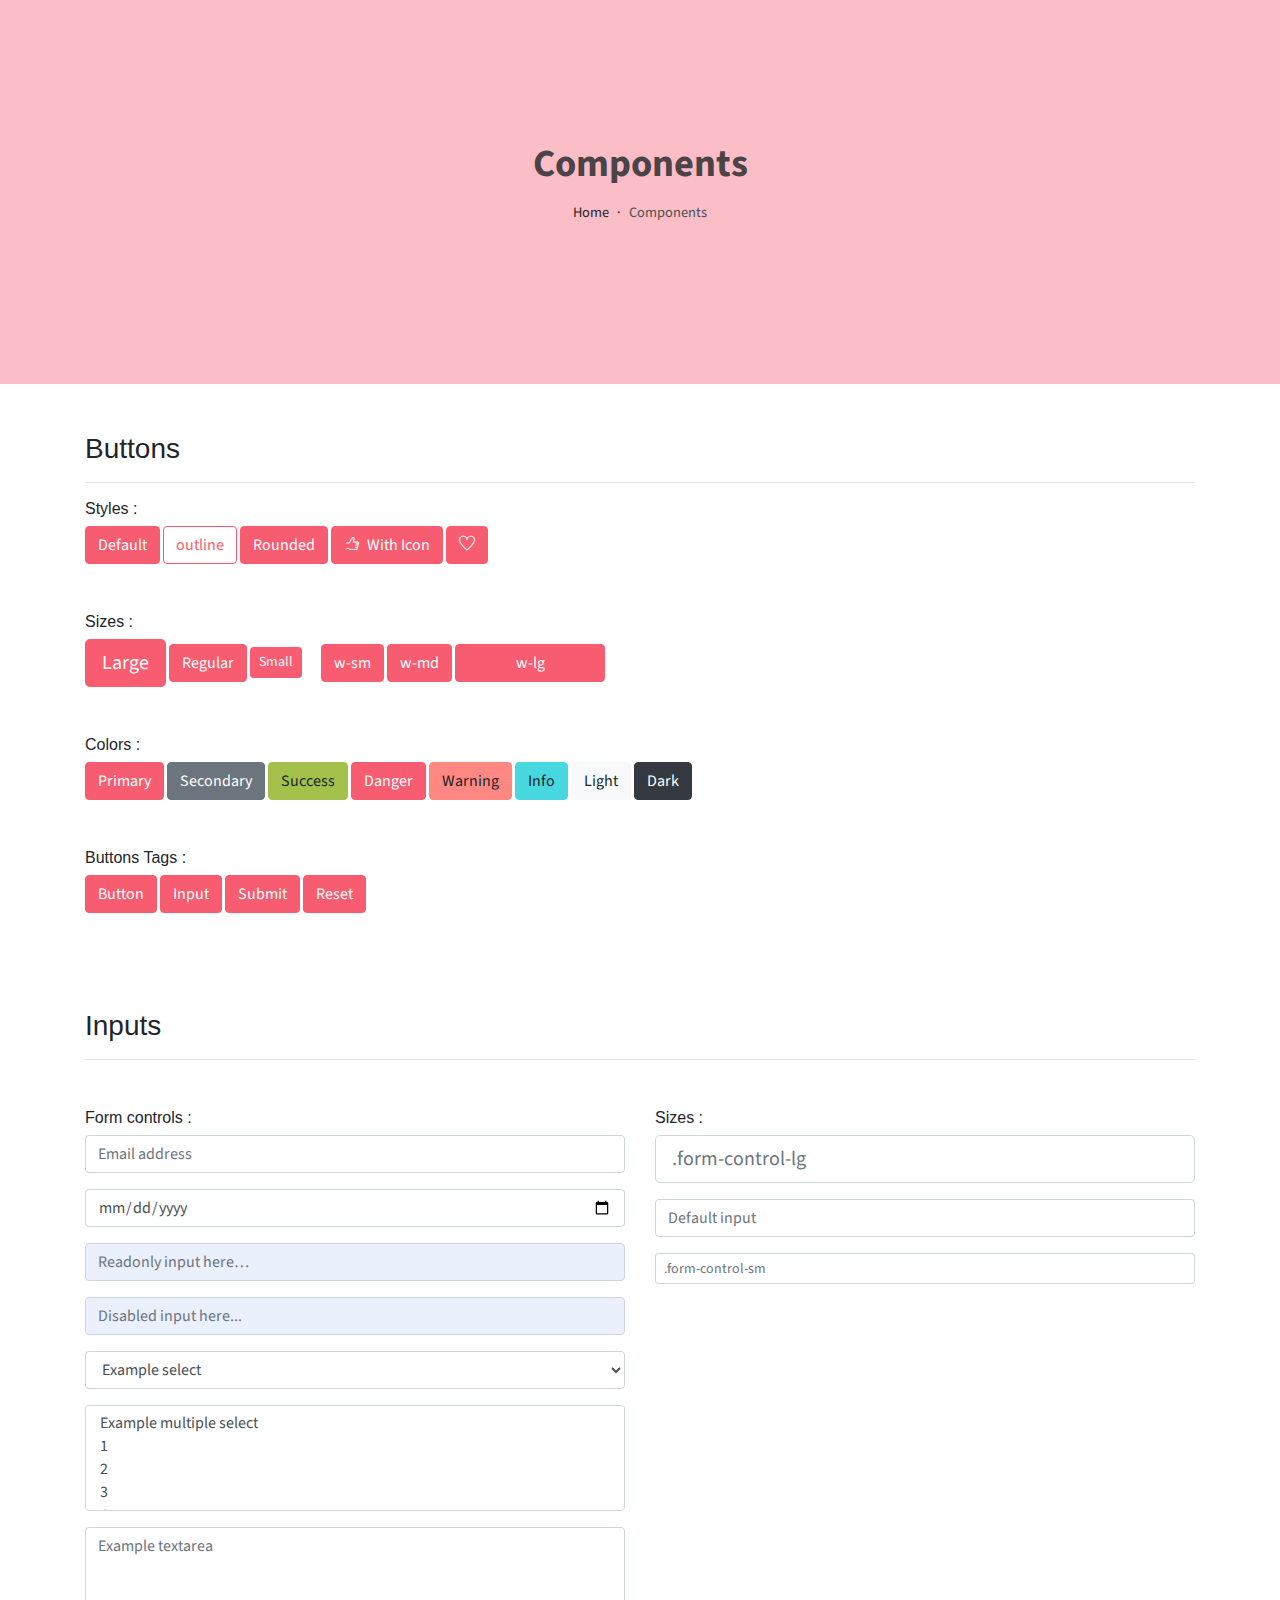
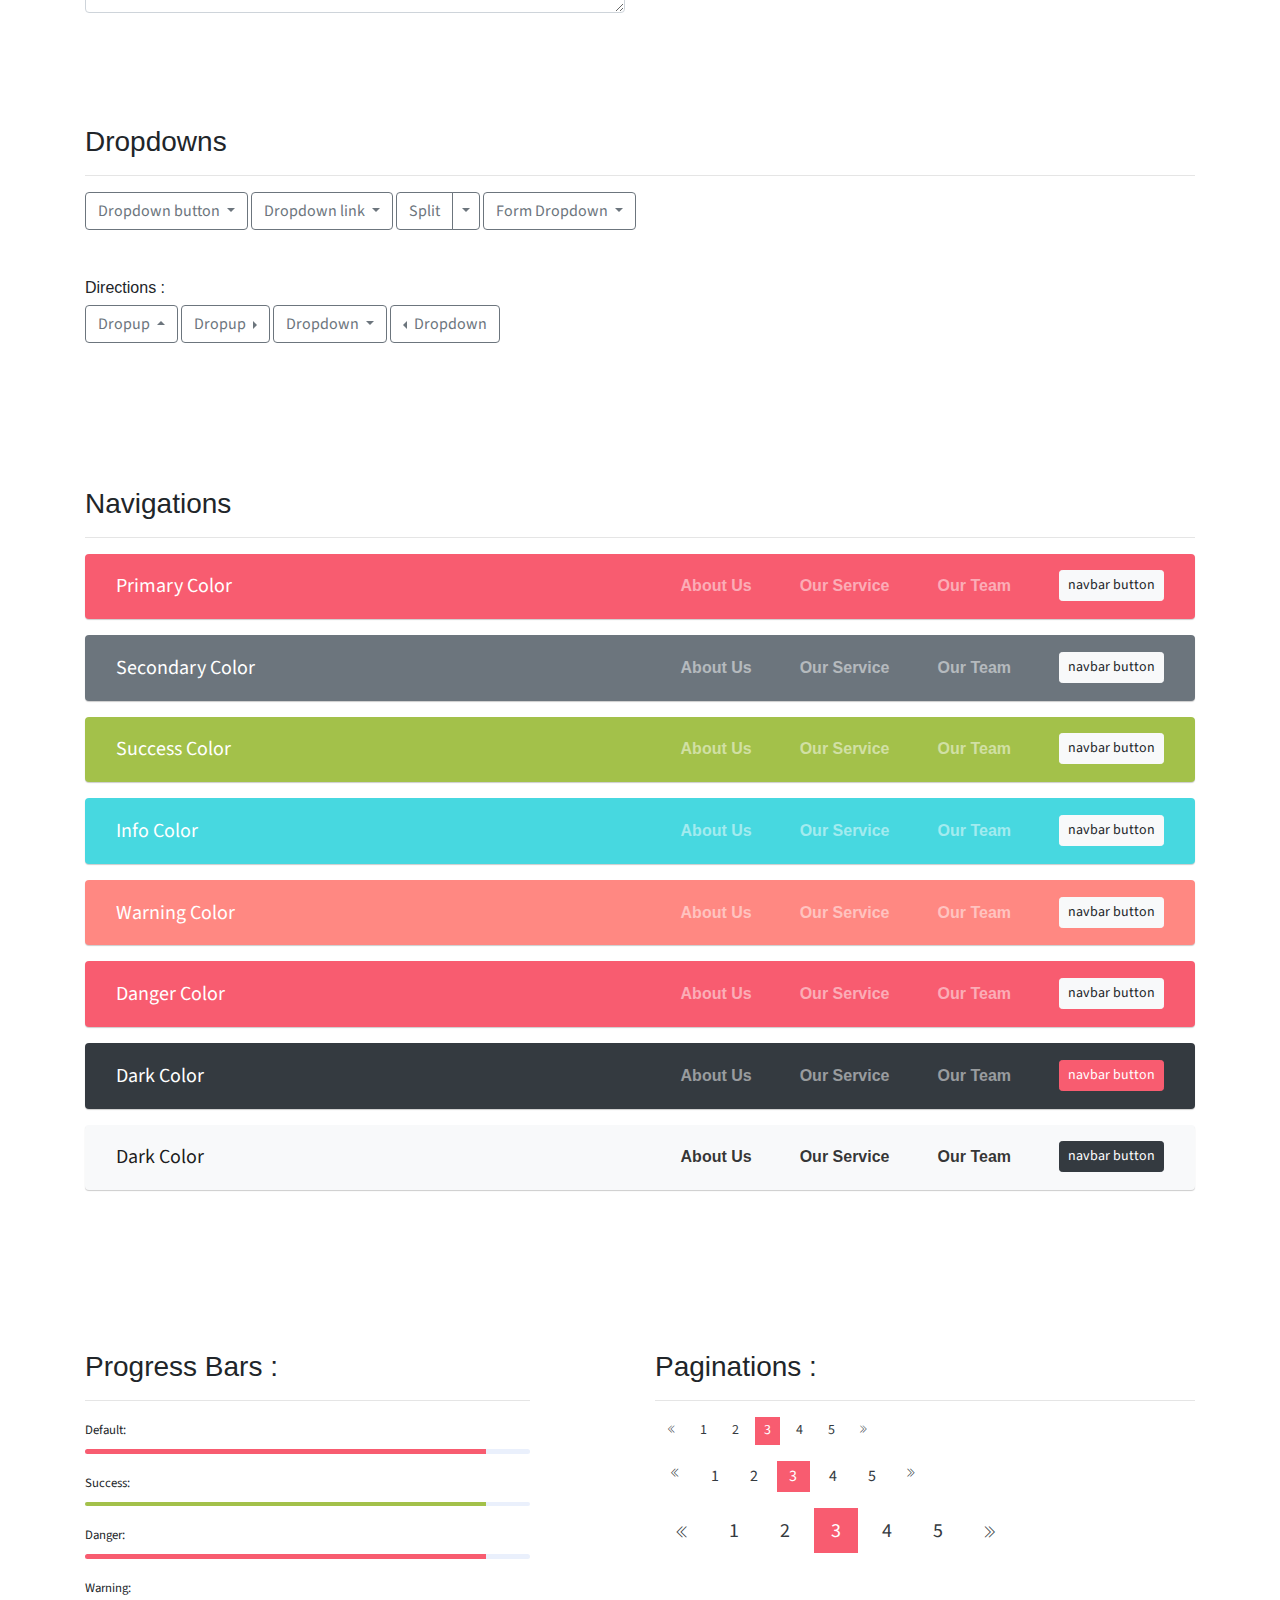
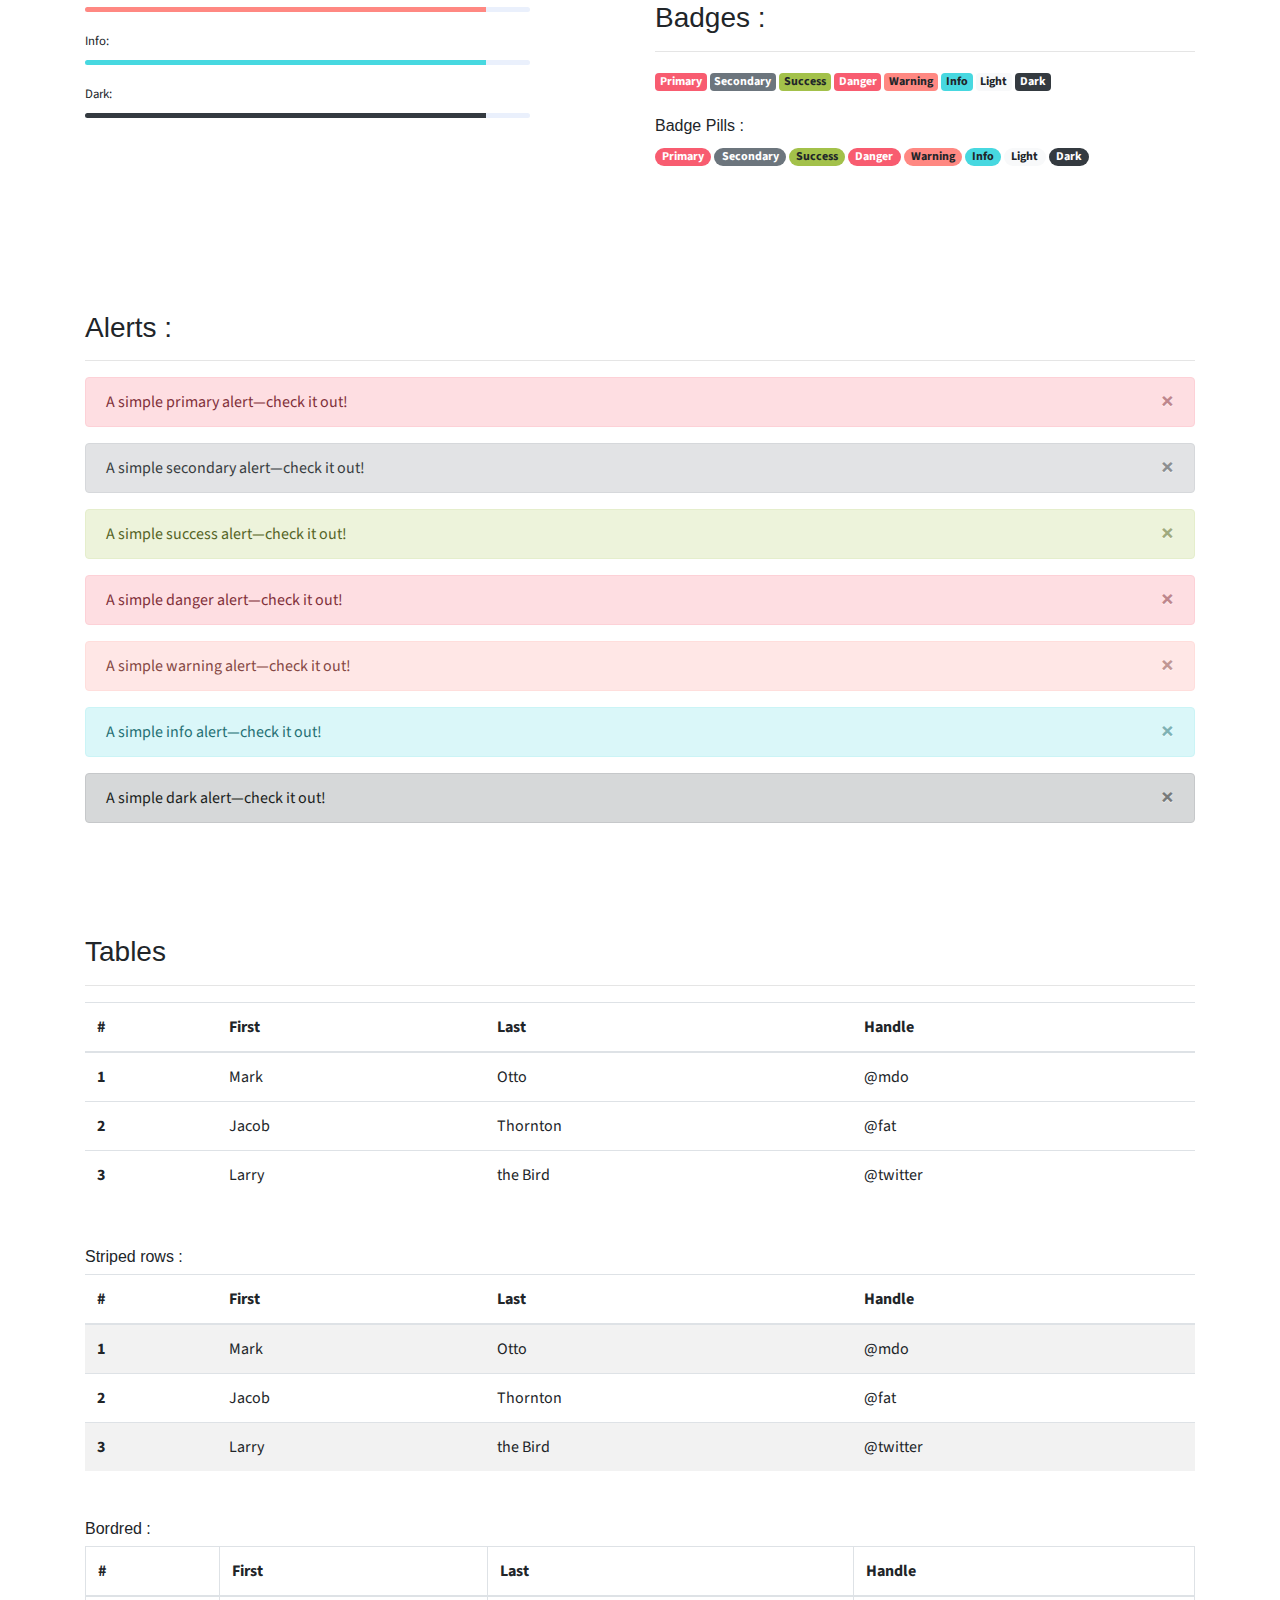
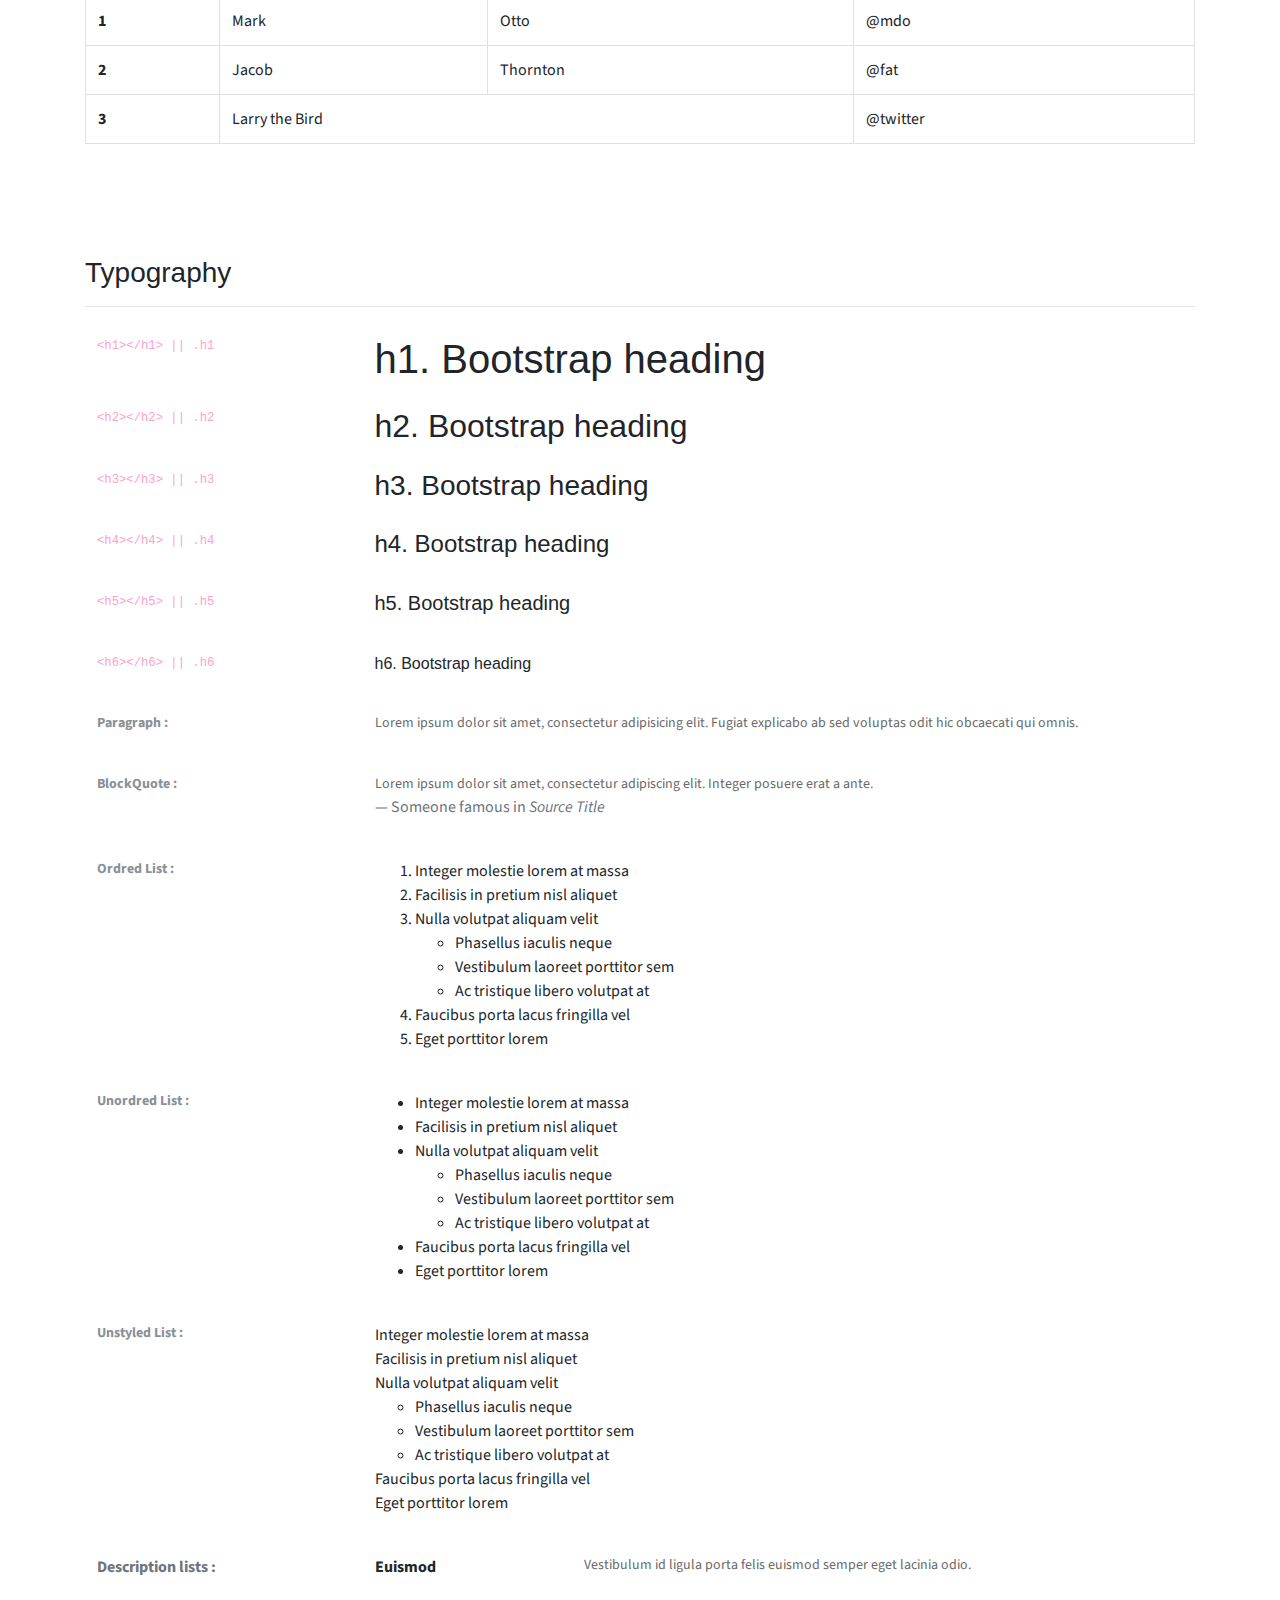
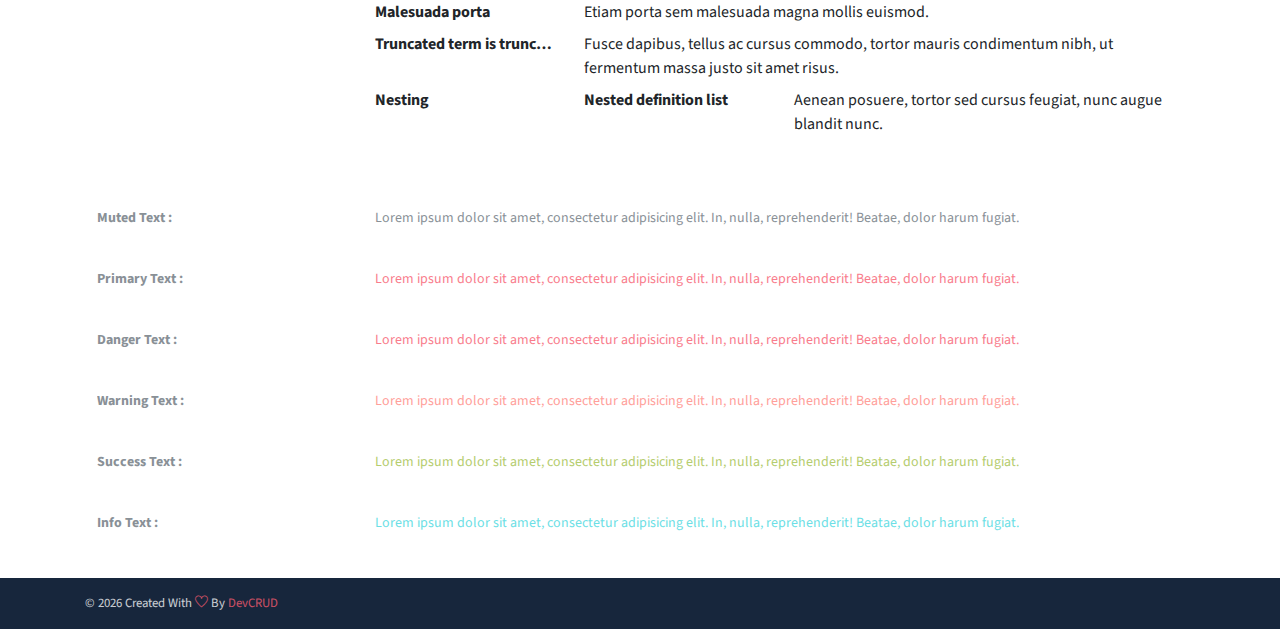
<file: components.html>
<!DOCTYPE html>
<html lang="en">
<head>
   <meta charset="utf-8">
   <meta name="viewport" content="width=device-width, initial-scale=1, shrink-to-fit=no">
   <meta name="description" content="Start your development with JohnDoe landing page.">
   <meta name="author" content="Devcrud">
   <title>JohnDoe Landing page | Components</title>
   <link rel="icon" href="assets/imgs/favicon.png" type="image/png">
   <!-- font icons -->
   <link rel="stylesheet" href="assets/vendors/themify-icons/css/themify-icons.css">
   <!-- Bootstrap + Steller  -->
   <link rel="stylesheet" href="assets/css/johndoe.css">
</head>
<body>

   <!-- Page Header -->
   <header class="header header-mini"> 
      <div class="header-title">Components</div> 
      <nav aria-label="breadcrumb">
         <ol class="breadcrumb">
            <li class="breadcrumb-item"><a href="/">Home</a></li>
            <li class="breadcrumb-item active" aria-current="page">Components</li>
         </ol>
      </nav>
   </header> <!-- End Of Page Header -->

   <!-- main content -->
   <div class="container">

      <!-- Buttons -->
      <h3 class="mt-5">Buttons</h3>
      <hr>
      <h6 class="section-secondary-title">Styles :</h6>
      <button class="btn btn-primary">Default</button>
      <button class="btn btn-outline-primary">outline</button>
      <button class="btn btn-primary rounded">Rounded</button>
      <button class="btn btn-primary rounded"><i class="ti-thumb-up pr-1"></i> With Icon</button>
      <button class="btn btn-primary circle"><i class="ti-heart"></i></button>

      <h6 class="section-secondary-title mt-5">Sizes :</h6>
      <button class="btn btn-primary btn-lg">Large</button>
      <button class="btn btn-primary ">Regular</button>
      <button class="btn btn-primary btn-sm">Small</button>
      <button class="btn btn-primary w-sm ml-3">w-sm</button>
      <button class="btn btn-primary w-md">w-md</button>
      <button class="btn btn-primary w-lg">w-lg</button>

      <h6 class="section-secondary-title mt-5">Colors :</h6>          
      <button type="button" class="btn btn-primary">Primary</button>
      <button type="button" class="btn btn-secondary">Secondary</button>
      <button type="button" class="btn btn-success">Success</button>
      <button type="button" class="btn btn-danger">Danger</button>
      <button type="button" class="btn btn-warning">Warning</button>
      <button type="button" class="btn btn-info">Info</button>
      <button type="button" class="btn btn-light">Light</button>
      <button type="button" class="btn btn-dark">Dark</button>

      <h6 class="section-secondary-title mt-5">Buttons Tags :</h6>
      <button class="btn btn-primary" type="submit">Button</button>
      <input class="btn btn-primary" type="button" value="Input">
      <input class="btn btn-primary" type="submit" value="Submit">
      <input class="btn btn-primary" type="reset" value="Reset">
      
      <!-- devider -->
      <div class="py-5"></div>

      <!-- Inputs -->
      <h3>Inputs</h3>
      <hr>
      <div class="row mt-5">
         <div class="col-md-6">
            <h6 class="section-secondary-title">Form controls :</h6>        
            <div class="form-group">
               <input type="email" class="form-control" id="exampleFormControlInput1" placeholder="Email address">
            </div>
            <div class="form-group">
               <input type="date" class="form-control" id="exampleFormControlInput1" placeholder="Date">
            </div>
            <div class="form-group">
               <input class="form-control" type="text" placeholder="Readonly input here…" readonly>
            </div>
            <div class="form-group">
               <input class="form-control" id="disabledInput" type="text" placeholder="Disabled input here..." disabled>
            </div>
            <div class="form-group">
               <select class="form-control" id="exampleFormControlSelect1">
                  <option>Example select</option>
                  <option>1</option>
                  <option>2</option>
                  <option>3</option>
                  <option>4</option>
                  <option>5</option>
               </select>
            </div>
            <div class="form-group">
               <select multiple class="form-control" id="exampleFormControlSelect2">
                  <option>Example multiple select</option>
                  <option>1</option>
                  <option>2</option>
                  <option>3</option>
                  <option>4</option>
                  <option>5</option>
               </select>
            </div>
            <div class="form-group">
               <textarea class="form-control" id="exampleFormControlTextarea1" rows="3" placeholder="Example textarea"></textarea>
            </div>
         </div>
         <div class="col-md-6">
            <h6 class="section-secondary-title">Sizes :</h6>    
            <div class="form-group">
               <input class="form-control form-control-lg" type="text" placeholder=".form-control-lg">             
            </div>
            <div class="form-group">
               <input class="form-control" type="text" placeholder="Default input">
            </div>
            <div class="form-group">
               <input class="form-control form-control-sm" type="text" placeholder=".form-control-sm"> 
            </div>
         </div>
      </div> <!-- end of inputs -->   

      <!-- devider -->
      <div class="py-5"></div>             

      <!-- Dropdowns -->
      <h3 class="components-section-title font-weight-normal">Dropdowns</h3>
      <hr>
      <div class="dropdown d-inline-block">
         <button class="btn btn-outline-secondary dropdown-toggle" type="button" id="dropdownMenuButton" data-toggle="dropdown" aria-haspopup="true" aria-expanded="false">
         Dropdown button
         </button>
         <div class="dropdown-menu" aria-labelledby="dropdownMenuButton">
         <a class="dropdown-item" href="#">Action</a>
         <a class="dropdown-item" href="#">Another action</a>
         <a class="dropdown-item" href="#">Something else here</a>
         </div>
      </div>
      <div class="dropdown d-inline-block">
         <a class="btn btn-outline-secondary dropdown-toggle" href="#" role="button" id="dropdownMenuLink" data-toggle="dropdown" aria-haspopup="true" aria-expanded="false">
            Dropdown link
         </a>
         <div class="dropdown-menu" aria-labelledby="dropdownMenuLink">
            <a class="dropdown-item" href="#">Action</a>
            <a class="dropdown-item" href="#">Another action</a>
            <a class="dropdown-item" href="#">Something else here</a>
         </div>
      </div>
      <div class="btn-group">
         <button type="button" class="btn btn-outline-secondary">Split</button>
         <button type="button" class="btn btn-outline-secondary dropdown-toggle dropdown-toggle-split" data-toggle="dropdown" aria-haspopup="true" aria-expanded="false">
         <span class="sr-only">Toggle Dropdown</span>
         </button>
         <div class="dropdown-menu">
            <a class="dropdown-item" href="#">Action</a>
            <a class="dropdown-item" href="#">Another action</a>
            <a class="dropdown-item" href="#">Something else here</a>
            <div class="dropdown-divider"></div>
            <a class="dropdown-item" href="#">Separated link</a>
         </div>
      </div>
      <div class="btn-group">
         <button class="btn btn-outline-secondary dropdown-toggle" type="button" id="dropdownMenuButton" data-toggle="dropdown" aria-haspopup="true" aria-expanded="false">
            Form Dropdown
         </button>
         <div class="dropdown-menu form">
            <form class="px-4 py-3">
               <div class="form-group">
                  <input type="email" class="form-control" id="exampleDropdownFormEmail1" placeholder="email@example.com">
               </div>
               <div class="form-group">
                  <input type="password" class="form-control" id="exampleDropdownFormPassword1" placeholder="Password">
               </div>
               <div class="form-check mb-3">
                  <input type="checkbox" class="form-check-input" id="dropdownCheck">
                  <label class="form-check-label" for="dropdownCheck">
                     Remember me
                  </label>
               </div>
               <button type="submit" class="btn btn-primary btn-block">Sign in</button>
            </form>
            <div class="dropdown-divider"></div>
            <a class="dropdown-item" href="#"><small>New around here? Sign up</small></a>
            <a class="dropdown-item" href="#"><small>Forgot password?</small></a>
         </div>
      </div>       
      <h6 class="section-secondary-title mt-5">Directions :</h6>  
      <div class="btn-group dropup">
         <button type="button" class="btn btn-outline-secondary dropdown-toggle" data-toggle="dropdown" aria-haspopup="true" aria-expanded="false">
            Dropup
         </button>
         <div class="dropdown-menu">
            <a class="dropdown-item" href="#">Action</a>
            <a class="dropdown-item" href="#">Another action</a>
            <a class="dropdown-item" href="#">Something else here</a>
            <div class="dropdown-divider"></div>
            <a class="dropdown-item" href="#">Separated link</a>
         </div>
      </div>
      <div class="btn-group dropright">
         <button type="button" class="btn btn-outline-secondary dropdown-toggle" data-toggle="dropdown" aria-haspopup="true" aria-expanded="false">
            Dropup
         </button>
         <div class="dropdown-menu">
            <a class="dropdown-item" href="#">Action</a>
            <a class="dropdown-item" href="#">Another action</a>
            <a class="dropdown-item" href="#">Something else here</a>
            <div class="dropdown-divider"></div>
            <a class="dropdown-item" href="#">Separated link</a>
         </div>
      </div>
      <div class="btn-group">
         <button type="button" class="btn btn-outline-secondary dropdown-toggle" data-toggle="dropdown" aria-haspopup="true" aria-expanded="false">
            Dropdown
         </button>
         <div class="dropdown-menu">
            <a class="dropdown-item" href="#">Action</a>
            <a class="dropdown-item" href="#">Another action</a>
            <a class="dropdown-item" href="#">Something else here</a>
            <div class="dropdown-divider"></div>
            <a class="dropdown-item" href="#">Separated link</a>
         </div>
      </div>
      <div class="btn-group dropleft">
         <button type="button" class="btn btn-outline-secondary dropdown-toggle" data-toggle="dropdown" aria-haspopup="true" aria-expanded="false">
            Dropdown
         </button>
         <div class="dropdown-menu">
            <a class="dropdown-item" href="#">Action</a>
            <a class="dropdown-item" href="#">Another action</a>
            <a class="dropdown-item" href="#">Something else here</a>
            <div class="dropdown-divider"></div>
            <a class="dropdown-item" href="#">Separated link</a>
         </div>
      </div> <!-- end of Dropdowns -->  

      <!-- devider -->
      <div class="py-5"></div>   

      <!-- navbars -->
      <h3 class="components-section-title font-weight-normal mt-5">Navigations</h3>
      <hr>
      <nav class="navbar navbar-expand-sm navbar-dark bg-primary rounded shadow mb-3">
         <div class="container">
            <a class="navbar-brand" href="#">Primary Color</a>
            <button class="navbar-toggler ml-auto" type="button" data-toggle="collapse" data-target="#navbarSupportedContent" aria-controls="navbarSupportedContent" aria-expanded="false" aria-label="Toggle navigation">
            <span class="navbar-toggler-icon"></span>
            </button>
            <div class="collapse navbar-collapse" id="navbarSupportedContent">
               <ul class="navbar-nav ml-auto"> 
                  <li class="nav-item">
                     <a class="nav-link" href="#about">About Us</a>
                  </li>
                  <li class="nav-item">
                     <a class="nav-link" href="#service">Our Service</a>
                  </li>
                  <li class="nav-item">
                     <a class="nav-link" href="#team">Our Team</a>
                  </li>
                  <li class="nav-item">
                     <a href="#book-table" class="ml-4 mt-1 btn btn-light btn-sm">navbar button</a>
                  </li>
               </ul>                       
            </div>
         </div>
      </nav>
      <nav class="navbar navbar-expand-sm navbar-dark bg-secondary rounded shadow mb-3">
         <div class="container">
            <a class="navbar-brand" href="#">Secondary Color</a>
            <button class="navbar-toggler ml-auto" type="button" data-toggle="collapse" data-target="#navbarSupportedContent" aria-controls="navbarSupportedContent" aria-expanded="false" aria-label="Toggle navigation">
            <span class="navbar-toggler-icon"></span>
            </button>
            <div class="collapse navbar-collapse" id="navbarSupportedContent">
               <ul class="navbar-nav ml-auto"> 
                  <li class="nav-item">
                     <a class="nav-link" href="#about">About Us</a>
                  </li>
                  <li class="nav-item">
                     <a class="nav-link" href="#service">Our Service</a>
                  </li>
                  <li class="nav-item">
                     <a class="nav-link" href="#team">Our Team</a>
                  </li>
                  <li class="nav-item">
                     <a href="#book-table" class="ml-4 mt-1 btn btn-light btn-sm">navbar button</a>
                  </li>
               </ul>                       
            </div>
         </div>
      </nav>
      <nav class="navbar navbar-expand-sm navbar-dark bg-success rounded shadow mb-3">
         <div class="container">
            <a class="navbar-brand" href="#">Success Color</a>
            <button class="navbar-toggler ml-auto" type="button" data-toggle="collapse" data-target="#navbarSupportedContent" aria-controls="navbarSupportedContent" aria-expanded="false" aria-label="Toggle navigation">
            <span class="navbar-toggler-icon"></span>
            </button>
            <div class="collapse navbar-collapse" id="navbarSupportedContent">
               <ul class="navbar-nav ml-auto"> 
                  <li class="nav-item">
                     <a class="nav-link" href="#about">About Us</a>
                  </li>
                  <li class="nav-item">
                     <a class="nav-link" href="#service">Our Service</a>
                  </li>
                  <li class="nav-item">
                     <a class="nav-link" href="#team">Our Team</a>
                  </li>
                  <li class="nav-item">
                     <a href="#book-table" class="ml-4 mt-1 btn btn-light btn-sm">navbar button</a>
                  </li>
               </ul>                       
            </div>
         </div>
      </nav>
      <nav class="navbar navbar-expand-sm navbar-dark bg-info rounded shadow mb-3">
         <div class="container">
            <a class="navbar-brand" href="#">Info Color</a>
            <button class="navbar-toggler ml-auto" type="button" data-toggle="collapse" data-target="#navbarSupportedContent" aria-controls="navbarSupportedContent" aria-expanded="false" aria-label="Toggle navigation">
            <span class="navbar-toggler-icon"></span>
            </button>
            <div class="collapse navbar-collapse" id="navbarSupportedContent">
               <ul class="navbar-nav ml-auto"> 
                  <li class="nav-item">
                     <a class="nav-link" href="#about">About Us</a>
                  </li>
                  <li class="nav-item">
                     <a class="nav-link" href="#service">Our Service</a>
                  </li>
                  <li class="nav-item">
                     <a class="nav-link" href="#team">Our Team</a>
                  </li>
                  <li class="nav-item">
                     <a href="#book-table" class="ml-4 mt-1 btn btn-light btn-sm">navbar button</a>
                  </li>
               </ul>                       
            </div>
         </div>
      </nav>
      <nav class="navbar navbar-expand-sm navbar-dark bg-warning rounded shadow mb-3">
         <div class="container">
            <a class="navbar-brand" href="#">Warning Color</a>
            <button class="navbar-toggler ml-auto" type="button" data-toggle="collapse" data-target="#navbarSupportedContent" aria-controls="navbarSupportedContent" aria-expanded="false" aria-label="Toggle navigation">
            <span class="navbar-toggler-icon"></span>
            </button>
            <div class="collapse navbar-collapse" id="navbarSupportedContent">
               <ul class="navbar-nav ml-auto"> 
                  <li class="nav-item">
                     <a class="nav-link" href="#about">About Us</a>
                  </li>
                  <li class="nav-item">
                     <a class="nav-link" href="#service">Our Service</a>
                  </li>
                  <li class="nav-item">
                     <a class="nav-link" href="#team">Our Team</a>
                  </li>
                  <li class="nav-item">
                     <a href="#book-table" class="ml-4 mt-1 btn btn-light btn-sm">navbar button</a>
                  </li>
               </ul>                       
            </div>
         </div>
      </nav>
      <nav class="navbar navbar-expand-sm navbar-dark bg-danger rounded shadow mb-3">
         <div class="container">
            <a class="navbar-brand" href="#">Danger Color</a>
            <button class="navbar-toggler ml-auto" type="button" data-toggle="collapse" data-target="#navbarSupportedContent" aria-controls="navbarSupportedContent" aria-expanded="false" aria-label="Toggle navigation">
            <span class="navbar-toggler-icon"></span>
            </button>
            <div class="collapse navbar-collapse" id="navbarSupportedContent">
               <ul class="navbar-nav ml-auto"> 
                  <li class="nav-item">
                     <a class="nav-link" href="#about">About Us</a>
                  </li>
                  <li class="nav-item">
                     <a class="nav-link" href="#service">Our Service</a>
                  </li>
                  <li class="nav-item">
                     <a class="nav-link" href="#team">Our Team</a>
                  </li>
                  <li class="nav-item">
                     <a href="#book-table" class="ml-4 mt-1 btn btn-light btn-sm">navbar button</a>
                  </li>
               </ul>                       
            </div>
         </div>
      </nav>
      <nav class="navbar navbar-expand-sm navbar-dark bg-dark rounded shadow mb-3">
         <div class="container">
            <a class="navbar-brand" href="#">Dark Color</a>
            <button class="navbar-toggler ml-auto" type="button" data-toggle="collapse" data-target="#navbarSupportedContent" aria-controls="navbarSupportedContent" aria-expanded="false" aria-label="Toggle navigation">
            <span class="navbar-toggler-icon"></span>
            </button>
            <div class="collapse navbar-collapse" id="navbarSupportedContent">
               <ul class="navbar-nav ml-auto"> 
                  <li class="nav-item">
                     <a class="nav-link" href="#about">About Us</a>
                  </li>
                  <li class="nav-item">
                     <a class="nav-link" href="#service">Our Service</a>
                  </li>
                  <li class="nav-item">
                     <a class="nav-link" href="#team">Our Team</a>
                  </li>
                  <li class="nav-item">
                     <a href="#book-table" class="ml-4 mt-1 btn btn-primary btn-sm">navbar button</a>
                  </li>
               </ul>                       
            </div>
         </div>
      </nav>
      <nav class="navbar navbar-expand-sm navbar-light bg-light rounded shadow mb-3">
         <div class="container">
            <a class="navbar-brand" href="#">Dark Color</a>
            <button class="navbar-toggler ml-auto" type="button" data-toggle="collapse" data-target="#navbarSupportedContent" aria-controls="navbarSupportedContent" aria-expanded="false" aria-label="Toggle navigation">
            <span class="navbar-toggler-icon"></span>
            </button>
            <div class="collapse navbar-collapse" id="navbarSupportedContent">
               <ul class="navbar-nav ml-auto"> 
                  <li class="nav-item">
                     <a class="nav-link" href="#about">About Us</a>
                  </li>
                  <li class="nav-item">
                     <a class="nav-link" href="#service">Our Service</a>
                  </li>
                  <li class="nav-item">
                     <a class="nav-link" href="#team">Our Team</a>
                  </li>
                  <li class="nav-item">
                     <a href="#book-table" class="ml-4 mt-1 btn btn-dark btn-sm">navbar button</a>
                  </li>
               </ul>                       
            </div>
         </div>
      </nav>
      <!-- End of navbars -->

      <!-- devider -->
      <div class="py-5"></div>   
      
      <!-- progress bars -->
      <div class="row justify-content-between">
         <div class="col-md-5">
            <h3 class="components-section-title font-weight-normal mt-5">Progress Bars :</h3>
            <hr>
            <small>Default: </small>
            <div class="progress mt-2 mb-3">
               <div class="progress-bar" role="progressbar" style="width: 90%" aria-valuenow="25" aria-valuemin="0" aria-valuemax="100"></div>
            </div>
            <small>Success:</small>
            <div class="progress mt-2 mb-3">
               <div class="progress-bar bg-success" role="progressbar" style="width: 90%" aria-valuenow="25" aria-valuemin="0" aria-valuemax="100"></div>
            </div>
            <small>Danger:</small>
            <div class="progress mt-2 mb-3">
               <div class="progress-bar bg-danger" role="progressbar" style="width: 90%" aria-valuenow="25" aria-valuemin="0" aria-valuemax="100"></div>
            </div>
            <small>Warning:</small>
            <div class="progress mt-2 mb-3">
               <div class="progress-bar bg-warning" role="progressbar" style="width: 90%" aria-valuenow="25" aria-valuemin="0" aria-valuemax="100"></div>
            </div>
            <small>Info:</small>
            <div class="progress mt-2 mb-3">
               <div class="progress-bar bg-info" role="progressbar" style="width: 90%" aria-valuenow="25" aria-valuemin="0" aria-valuemax="100"></div>
            </div>
            <small>Dark:</small>
            <div class="progress mt-2 mb-3">
               <div class="progress-bar bg-dark" role="progressbar" style="width: 90%" aria-valuenow="25" aria-valuemin="0" aria-valuemax="100"></div>
            </div>
         </div>
         <div class="col-md-6">
            <h3 class="components-section-title font-weight-normal mt-5">Paginations :</h3>
            <hr>
            <nav aria-label="Page navigation example">
               <ul class="pagination pagination-sm">
                  <li class="page-item"><a class="page-link" href="#"><i class="ti-angle-double-left"></i></a></li>
                  <li class="page-item"><a class="page-link" href="#">1</a></li>
                  <li class="page-item"><a class="page-link" href="#">2</a></li>
                  <li class="page-item active"><a class="page-link" href="#">3</a></li>
                  <li class="page-item"><a class="page-link" href="#">4</a></li>
                  <li class="page-item"><a class="page-link" href="#">5</a></li>
                  <li class="page-item"><a class="page-link" href="#"><i class="ti-angle-double-right"></i></a></li>
               </ul>
            </nav>
            <nav aria-label="Page navigation example">
               <ul class="pagination">
               <li class="page-item"><a class="page-link" href="#"><i class="ti-angle-double-left"></i></a></li>
                  <li class="page-item"><a class="page-link" href="#">1</a></li>
                  <li class="page-item"><a class="page-link" href="#">2</a></li>
                  <li class="page-item active"><a class="page-link" href="#">3</a></li>
                  <li class="page-item"><a class="page-link" href="#">4</a></li>
                  <li class="page-item"><a class="page-link" href="#">5</a></li>
                  <li class="page-item"><a class="page-link" href="#"><i class="ti-angle-double-right"></i></a></li>
               </ul>
            </nav>
            <nav aria-label="Page navigation example">
               <ul class="pagination pagination-lg">
                  <li class="page-item"><a class="page-link" href="#"><i class="ti-angle-double-left"></i></a></li>
                  <li class="page-item"><a class="page-link" href="#">1</a></li>
                  <li class="page-item"><a class="page-link" href="#">2</a></li>
                  <li class="page-item active"><a class="page-link" href="#">3</a></li>
                  <li class="page-item"><a class="page-link" href="#">4</a></li>
                  <li class="page-item"><a class="page-link" href="#">5</a></li>
                  <li class="page-item"><a class="page-link" href="#"><i class="ti-angle-double-right"></i></a></li>
               </ul>
            </nav>

            <!-- Badges -->
            <h3 class="components-section-title font-weight-normal mt-5">Badges :</h3>
            <hr>
            <span class="badge badge-primary">Primary</span>
            <span class="badge badge-secondary">Secondary</span>
            <span class="badge badge-success">Success</span>
            <span class="badge badge-danger">Danger</span>
            <span class="badge badge-warning">Warning</span>
            <span class="badge badge-info">Info</span>
            <span class="badge badge-light">Light</span>
            <span class="badge badge-dark">Dark</span>
            <h6 class="section-secondary-title mt-4 mb-2">Badge Pills :</h6>
            <span class="badge badge-pill badge-primary">Primary</span>
            <span class="badge badge-pill badge-secondary">Secondary</span>
            <span class="badge badge-pill badge-success">Success</span>
            <span class="badge badge-pill badge-danger">Danger</span>
            <span class="badge badge-pill badge-warning">Warning</span>
            <span class="badge badge-pill badge-info">Info</span>
            <span class="badge badge-pill badge-light">Light</span>
            <span class="badge badge-pill badge-dark">Dark</span>
         </div>
      </div> <!-- End of Progress bars -->

      <!-- devider -->
      <div class="py-5"></div>  

      <!-- Alerts -->
      <h3 class="components-section-title font-weight-normal mt-5">Alerts :</h3>
      <hr>
      <div class="alert alert-primary alert-dismissible fade show" role="alert">
         A simple primary alert—check it out!
         <button type="button" class="close" data-dismiss="alert" aria-label="Close">
            <span aria-hidden="true">&times;</span>
         </button>
      </div>
      <div class="alert alert-secondary alert-dismissible fade show" role="alert">
         A simple secondary alert—check it out!
         <button type="button" class="close" data-dismiss="alert" aria-label="Close">
            <span aria-hidden="true">&times;</span>
         </button>
      </div>
      <div class="alert alert-success alert-dismissible fade show" role="alert">
         A simple success alert—check it out!
         <button type="button" class="close" data-dismiss="alert" aria-label="Close">
            <span aria-hidden="true">&times;</span>
         </button>
      </div>
      <div class="alert alert-danger alert-dismissible fade show" role="alert">
         A simple danger alert—check it out!
         <button type="button" class="close" data-dismiss="alert" aria-label="Close">
            <span aria-hidden="true">&times;</span>
         </button>
      </div>
      <div class="alert alert-warning alert-dismissible fade show" role="alert">
         A simple warning alert—check it out!
         <button type="button" class="close" data-dismiss="alert" aria-label="Close">
            <span aria-hidden="true">&times;</span>
         </button>
      </div>
      <div class="alert alert-info alert-dismissible fade show" role="alert">
         A simple info alert—check it out!
         <button type="button" class="close" data-dismiss="alert" aria-label="Close">
            <span aria-hidden="true">&times;</span>
         </button>
      </div>
      <div class="alert alert-dark alert-dismissible fade show" role="alert">
         A simple dark alert—check it out!
         <button type="button" class="close" data-dismiss="alert" aria-label="Close">
            <span aria-hidden="true">&times;</span>
         </button>
      </div>
      <!-- end of alerts -->

      <!-- devider -->
      <div class="py-5"></div> 
   
      <!-- tables -->
      <h3 class="components-section-title">Tables</h3>
      <hr>
      <table class="table">
         <thead>
            <tr>
               <th scope="col">#</th>
               <th scope="col">First</th>
               <th scope="col">Last</th>
               <th scope="col">Handle</th>
            </tr>
         </thead>
         <tbody>
            <tr>
               <th scope="row">1</th>
               <td>Mark</td>
               <td>Otto</td>
               <td>@mdo</td>
            </tr>
            <tr>
               <th scope="row">2</th>
               <td>Jacob</td>
               <td>Thornton</td>
               <td>@fat</td>
            </tr>
            <tr>
               <th scope="row">3</th>
               <td>Larry</td>
               <td>the Bird</td>
               <td>@twitter</td>
            </tr>
         </tbody>
      </table>

      <h6 class="section-secondary-title mt-5">Striped rows :</h6>
      <table class="table table-striped">
         <thead>
            <tr>
               <th scope="col">#</th>
               <th scope="col">First</th>
               <th scope="col">Last</th>
               <th scope="col">Handle</th>
            </tr>
         </thead>
         <tbody>
            <tr>
               <th scope="row">1</th>
               <td>Mark</td>
               <td>Otto</td>
               <td>@mdo</td>
            </tr>
            <tr>
               <th scope="row">2</th>
               <td>Jacob</td>
               <td>Thornton</td>
               <td>@fat</td>
            </tr>
            <tr>
               <th scope="row">3</th>
               <td>Larry</td>
               <td>the Bird</td>
               <td>@twitter</td>
            </tr>
         </tbody>
      </table>

      <h6 class="section-secondary-title mt-5">Bordred :</h6>
      <table class="table table-bordered">
         <thead>
            <tr>
               <th scope="col">#</th>
               <th scope="col">First</th>
               <th scope="col">Last</th>
               <th scope="col">Handle</th>
            </tr>
         </thead>
         <tbody>
            <tr>
               <th scope="row">1</th>
               <td>Mark</td>
               <td>Otto</td>
               <td>@mdo</td>
            </tr>
            <tr>
               <th scope="row">2</th>
               <td>Jacob</td>
               <td>Thornton</td>
               <td>@fat</td>
            </tr>
            <tr>
               <th scope="row">3</th>
               <td colspan="2">Larry the Bird</td>
               <td>@twitter</td>
            </tr>
         </tbody>
      </table>
      <!-- end of tables -->

      <!-- devider -->
      <div class="py-5"></div> 

      <!-- typography -->
      <h3 class="components-section-title">Typography</h3>
      <hr>
     
      <table class="table table-borderless v-align-center">
         <tbody>
            <tr>
               <td>
                  <p><code class="highlighter-rouge">&lt;h1&gt;&lt;/h1&gt; || .h1</code></p>
               </td>
               <td class="w-75"><span class="h1">h1. Bootstrap heading</span></td>
            </tr>
            <tr>
               <td>
                  <p><code class="highlighter-rouge">&lt;h2&gt;&lt;/h2&gt; || .h2</code></p>
               </td>
               <td><span class="h2">h2. Bootstrap heading</span></td>
            </tr>
            <tr>
               <td>
                  <p><code class="highlighter-rouge">&lt;h3&gt;&lt;/h3&gt; || .h3</code></p>
               </td>
               <td><span class="h3">h3. Bootstrap heading</span></td>
            </tr>
            <tr>
               <td>
                  <p><code class="highlighter-rouge">&lt;h4&gt;&lt;/h4&gt; || .h4</code></p>
               </td>
               <td><span class="h4">h4. Bootstrap heading</span></td>
            </tr>
            <tr>
               <td>
                  <p><code class="highlighter-rouge">&lt;h5&gt;&lt;/h5&gt; || .h5</code></p>
               </td>
               <td><span class="h5">h5. Bootstrap heading</span></td>
            </tr>
            <tr>
               <td>
                  <p><code class="highlighter-rouge">&lt;h6&gt;&lt;/h6&gt; || .h6</code></p>
               </td>
               <td><span class="h6">h6. Bootstrap heading</span></td>
            </tr>
            <tr>
               <td>
                  <p class="font-weight-bold text-muted">Paragraph :</p>
               </td>
               <td><p>Lorem ipsum dolor sit amet, consectetur adipisicing elit. Fugiat explicabo ab sed voluptas odit hic obcaecati qui omnis.</p></td>
            </tr>
            <tr>
               <td>
                  <p class="font-weight-bold text-muted">BlockQuote :</p>
               </td>
               <td>
                  <blockquote class="blockquote">
                     <p class="mb-0">Lorem ipsum dolor sit amet, consectetur adipiscing elit. Integer posuere erat a ante.</p>
                     <footer class="blockquote-footer">Someone famous in <cite title="Source Title">Source Title</cite></footer>
                  </blockquote>
               </td>
            </tr>

            
            <tr>
               <td><p class="font-weight-bold text-muted">Ordred List :</p></td>
               <td>
                  <ol>
                     <li>Integer molestie lorem at massa</li>
                     <li>Facilisis in pretium nisl aliquet</li>
                     <li>Nulla volutpat aliquam velit
                        <ul>
                           <li>Phasellus iaculis neque</li>
                           <li>Vestibulum laoreet porttitor sem</li>
                           <li>Ac tristique libero volutpat at</li>
                        </ul>
                     </li>
                     <li>Faucibus porta lacus fringilla vel</li>
                     <li>Eget porttitor lorem</li>
                  </ol>
               </td>
            </tr>
            <tr>
               <td><p class="font-weight-bold text-muted">Unordred List :</p></td>
               <td>
                  <ul >
                     <li>Integer molestie lorem at massa</li>
                     <li>Facilisis in pretium nisl aliquet</li>
                     <li>Nulla volutpat aliquam velit
                        <ul>
                           <li>Phasellus iaculis neque</li>
                           <li>Vestibulum laoreet porttitor sem</li>
                           <li>Ac tristique libero volutpat at</li>
                        </ul>
                     </li>
                     <li>Faucibus porta lacus fringilla vel</li>
                     <li>Eget porttitor lorem</li>
                  </ul>
               </td>
            </tr>
            <tr>
               <td><p class="font-weight-bold text-muted">Unstyled List :</p></td>
               <td>
                  <ul class="list-unstyled">
                     <li>Integer molestie lorem at massa</li>
                     <li>Facilisis in pretium nisl aliquet</li>
                     <li>Nulla volutpat aliquam velit
                        <ul>
                           <li>Phasellus iaculis neque</li>
                           <li>Vestibulum laoreet porttitor sem</li>
                           <li>Ac tristique libero volutpat at</li>
                        </ul>
                     </li>
                     <li>Faucibus porta lacus fringilla vel</li>
                     <li>Eget porttitor lorem</li>
                  </ul>
               </td>
            </tr>
            <tr>
               <td class="font-weight-bold text-muted">Description lists : </td>
               <td>
                  <dl class="row">
                     <dt class="col-sm-3">Euismod</dt>
                     <dd class="col-sm-9">
                        <p>Vestibulum id ligula porta felis euismod semper eget lacinia odio.</p>
                     </dd>

                     <dt class="col-sm-3">Malesuada porta</dt>
                     <dd class="col-sm-9">Etiam porta sem malesuada magna mollis euismod.</dd>

                     <dt class="col-sm-3 text-truncate">Truncated term is truncated</dt>
                     <dd class="col-sm-9">Fusce dapibus, tellus ac cursus commodo, tortor mauris condimentum nibh, ut fermentum massa justo sit amet risus.</dd>

                     <dt class="col-sm-3">Nesting</dt>
                     <dd class="col-sm-9">
                        <dl class="row">
                           <dt class="col-sm-4">Nested definition list</dt>
                           <dd class="col-sm-8">Aenean posuere, tortor sed cursus feugiat, nunc augue blandit nunc.</dd>
                        </dl>
                     </dd>
                  </dl>
               </td>
            </tr>
            <tr>
               <td>
                  <p class="font-weight-bold text-muted">Muted Text :</p>
               </td>
               <td>
                  <p class="text-muted">Lorem ipsum dolor sit amet, consectetur adipisicing elit. In, nulla, reprehenderit! Beatae, dolor harum fugiat.</p>
               </td>
            </tr>
            <tr>
               <td>
                  <p class="font-weight-bold text-muted">Primary Text :</p>
               </td>
               <td>
                  <p class="text-primary">Lorem ipsum dolor sit amet, consectetur adipisicing elit. In, nulla, reprehenderit! Beatae, dolor harum fugiat.</p>
               </td>
            </tr>
            <tr>
               <td>
                  <p class="font-weight-bold text-muted">Danger Text :</p>
               </td>
               <td>
                  <p class="text-danger">Lorem ipsum dolor sit amet, consectetur adipisicing elit. In, nulla, reprehenderit! Beatae, dolor harum fugiat.</p>
               </td>
            </tr>
            <tr>
               <td>
                  <p class="font-weight-bold text-muted">Warning Text :</p>
               </td>
               <td>
                  <p class="text-warning">Lorem ipsum dolor sit amet, consectetur adipisicing elit. In, nulla, reprehenderit! Beatae, dolor harum fugiat.</p>
               </td>
            </tr>
            <tr>
               <td>
                  <p class="font-weight-bold text-muted">Success Text :</p>
               </td>
               <td>
                  <p class="text-success">Lorem ipsum dolor sit amet, consectetur adipisicing elit. In, nulla, reprehenderit! Beatae, dolor harum fugiat.</p>
               </td>
            </tr>
            <tr>
               <td>
                  <p class="font-weight-bold text-muted">Info Text :</p>
               </td>
               <td>
                  <p class="text-info">Lorem ipsum dolor sit amet, consectetur adipisicing elit. In, nulla, reprehenderit! Beatae, dolor harum fugiat.</p>
               </td>
            </tr>
         </tbody>
      </table>
   </div>
   <!-- end of typography -->

   <!-- Page Footer -->
   <footer class="footer py-3">
        <div class="container">
            <p class="small mb-0 text-light">
                &copy; <script>document.write(new Date().getFullYear())</script> Created With <i class="ti-heart text-danger"></i> By <a href="http://devcrud.com" target="_blank"><span class="text-danger" title="Bootstrap 4 Themes and Dashboards">DevCRUD</span></a> 
            </p>
        </div>
    </footer>
   <!-- End of Page Footer -->  
   
   <!-- core  -->
   <script src="assets/vendors/jquery/jquery-3.4.1.js"></script>
   <script src="assets/vendors/bootstrap/bootstrap.bundle.js"></script>

</body>
</html>
</file>
<file: assets/vendors/themify-icons/css/themify-icons.css>
@font-face {
	font-family: 'themify';
	src:url("../fonts/themify.eot?-fvbane");
	src:url("../fonts/themify.eot?#iefix-fvbane") format("embedded-opentype"),
		url("../fonts/themify.woff?-fvbane") format("woff"),
		url("../fonts/themify.ttf?-fvbane") format("truetype"),
		url("../fonts/themify.svg?-fvbane#themify") format("svg");
	font-weight: normal;
	font-style: normal;
}

[class^="ti-"], [class*=" ti-"] {
	font-family: 'themify';
	speak: none;
	font-style: normal;
	font-weight: normal;
	font-variant: normal;
	text-transform: none;
	line-height: 1;

	/* Better Font Rendering =========== */
	-webkit-font-smoothing: antialiased;
	-moz-osx-font-smoothing: grayscale;
}

.ti-wand:before {
	content: "\e600";
}
.ti-volume:before {
	content: "\e601";
}
.ti-user:before {
	content: "\e602";
}
.ti-unlock:before {
	content: "\e603";
}
.ti-unlink:before {
	content: "\e604";
}
.ti-trash:before {
	content: "\e605";
}
.ti-thought:before {
	content: "\e606";
}
.ti-target:before {
	content: "\e607";
}
.ti-tag:before {
	content: "\e608";
}
.ti-tablet:before {
	content: "\e609";
}
.ti-star:before {
	content: "\e60a";
}
.ti-spray:before {
	content: "\e60b";
}
.ti-signal:before {
	content: "\e60c";
}
.ti-shopping-cart:before {
	content: "\e60d";
}
.ti-shopping-cart-full:before {
	content: "\e60e";
}
.ti-settings:before {
	content: "\e60f";
}
.ti-search:before {
	content: "\e610";
}
.ti-zoom-in:before {
	content: "\e611";
}
.ti-zoom-out:before {
	content: "\e612";
}
.ti-cut:before {
	content: "\e613";
}
.ti-ruler:before {
	content: "\e614";
}
.ti-ruler-pencil:before {
	content: "\e615";
}
.ti-ruler-alt:before {
	content: "\e616";
}
.ti-bookmark:before {
	content: "\e617";
}
.ti-bookmark-alt:before {
	content: "\e618";
}
.ti-reload:before {
	content: "\e619";
}
.ti-plus:before {
	content: "\e61a";
}
.ti-pin:before {
	content: "\e61b";
}
.ti-pencil:before {
	content: "\e61c";
}
.ti-pencil-alt:before {
	content: "\e61d";
}
.ti-paint-roller:before {
	content: "\e61e";
}
.ti-paint-bucket:before {
	content: "\e61f";
}
.ti-na:before {
	content: "\e620";
}
.ti-mobile:before {
	content: "\e621";
}
.ti-minus:before {
	content: "\e622";
}
.ti-medall:before {
	content: "\e623";
}
.ti-medall-alt:before {
	content: "\e624";
}
.ti-marker:before {
	content: "\e625";
}
.ti-marker-alt:before {
	content: "\e626";
}
.ti-arrow-up:before {
	content: "\e627";
}
.ti-arrow-right:before {
	content: "\e628";
}
.ti-arrow-left:before {
	content: "\e629";
}
.ti-arrow-down:before {
	content: "\e62a";
}
.ti-lock:before {
	content: "\e62b";
}
.ti-location-arrow:before {
	content: "\e62c";
}
.ti-link:before {
	content: "\e62d";
}
.ti-layout:before {
	content: "\e62e";
}
.ti-layers:before {
	content: "\e62f";
}
.ti-layers-alt:before {
	content: "\e630";
}
.ti-key:before {
	content: "\e631";
}
.ti-import:before {
	content: "\e632";
}
.ti-image:before {
	content: "\e633";
}
.ti-heart:before {
	content: "\e634";
}
.ti-heart-broken:before {
	content: "\e635";
}
.ti-hand-stop:before {
	content: "\e636";
}
.ti-hand-open:before {
	content: "\e637";
}
.ti-hand-drag:before {
	content: "\e638";
}
.ti-folder:before {
	content: "\e639";
}
.ti-flag:before {
	content: "\e63a";
}
.ti-flag-alt:before {
	content: "\e63b";
}
.ti-flag-alt-2:before {
	content: "\e63c";
}
.ti-eye:before {
	content: "\e63d";
}
.ti-export:before {
	content: "\e63e";
}
.ti-exchange-vertical:before {
	content: "\e63f";
}
.ti-desktop:before {
	content: "\e640";
}
.ti-cup:before {
	content: "\e641";
}
.ti-crown:before {
	content: "\e642";
}
.ti-comments:before {
	content: "\e643";
}
.ti-comment:before {
	content: "\e644";
}
.ti-comment-alt:before {
	content: "\e645";
}
.ti-close:before {
	content: "\e646";
}
.ti-clip:before {
	content: "\e647";
}
.ti-angle-up:before {
	content: "\e648";
}
.ti-angle-right:before {
	content: "\e649";
}
.ti-angle-left:before {
	content: "\e64a";
}
.ti-angle-down:before {
	content: "\e64b";
}
.ti-check:before {
	content: "\e64c";
}
.ti-check-box:before {
	content: "\e64d";
}
.ti-camera:before {
	content: "\e64e";
}
.ti-announcement:before {
	content: "\e64f";
}
.ti-brush:before {
	content: "\e650";
}
.ti-briefcase:before {
	content: "\e651";
}
.ti-bolt:before {
	content: "\e652";
}
.ti-bolt-alt:before {
	content: "\e653";
}
.ti-blackboard:before {
	content: "\e654";
}
.ti-bag:before {
	content: "\e655";
}
.ti-move:before {
	content: "\e656";
}
.ti-arrows-vertical:before {
	content: "\e657";
}
.ti-arrows-horizontal:before {
	content: "\e658";
}
.ti-fullscreen:before {
	content: "\e659";
}
.ti-arrow-top-right:before {
	content: "\e65a";
}
.ti-arrow-top-left:before {
	content: "\e65b";
}
.ti-arrow-circle-up:before {
	content: "\e65c";
}
.ti-arrow-circle-right:before {
	content: "\e65d";
}
.ti-arrow-circle-left:before {
	content: "\e65e";
}
.ti-arrow-circle-down:before {
	content: "\e65f";
}
.ti-angle-double-up:before {
	content: "\e660";
}
.ti-angle-double-right:before {
	content: "\e661";
}
.ti-angle-double-left:before {
	content: "\e662";
}
.ti-angle-double-down:before {
	content: "\e663";
}
.ti-zip:before {
	content: "\e664";
}
.ti-world:before {
	content: "\e665";
}
.ti-wheelchair:before {
	content: "\e666";
}
.ti-view-list:before {
	content: "\e667";
}
.ti-view-list-alt:before {
	content: "\e668";
}
.ti-view-grid:before {
	content: "\e669";
}
.ti-uppercase:before {
	content: "\e66a";
}
.ti-upload:before {
	content: "\e66b";
}
.ti-underline:before {
	content: "\e66c";
}
.ti-truck:before {
	content: "\e66d";
}
.ti-timer:before {
	content: "\e66e";
}
.ti-ticket:before {
	content: "\e66f";
}
.ti-thumb-up:before {
	content: "\e670";
}
.ti-thumb-down:before {
	content: "\e671";
}
.ti-text:before {
	content: "\e672";
}
.ti-stats-up:before {
	content: "\e673";
}
.ti-stats-down:before {
	content: "\e674";
}
.ti-split-v:before {
	content: "\e675";
}
.ti-split-h:before {
	content: "\e676";
}
.ti-smallcap:before {
	content: "\e677";
}
.ti-shine:before {
	content: "\e678";
}
.ti-shift-right:before {
	content: "\e679";
}
.ti-shift-left:before {
	content: "\e67a";
}
.ti-shield:before {
	content: "\e67b";
}
.ti-notepad:before {
	content: "\e67c";
}
.ti-server:before {
	content: "\e67d";
}
.ti-quote-right:before {
	content: "\e67e";
}
.ti-quote-left:before {
	content: "\e67f";
}
.ti-pulse:before {
	content: "\e680";
}
.ti-printer:before {
	content: "\e681";
}
.ti-power-off:before {
	content: "\e682";
}
.ti-plug:before {
	content: "\e683";
}
.ti-pie-chart:before {
	content: "\e684";
}
.ti-paragraph:before {
	content: "\e685";
}
.ti-panel:before {
	content: "\e686";
}
.ti-package:before {
	content: "\e687";
}
.ti-music:before {
	content: "\e688";
}
.ti-music-alt:before {
	content: "\e689";
}
.ti-mouse:before {
	content: "\e68a";
}
.ti-mouse-alt:before {
	content: "\e68b";
}
.ti-money:before {
	content: "\e68c";
}
.ti-microphone:before {
	content: "\e68d";
}
.ti-menu:before {
	content: "\e68e";
}
.ti-menu-alt:before {
	content: "\e68f";
}
.ti-map:before {
	content: "\e690";
}
.ti-map-alt:before {
	content: "\e691";
}
.ti-loop:before {
	content: "\e692";
}
.ti-location-pin:before {
	content: "\e693";
}
.ti-list:before {
	content: "\e694";
}
.ti-light-bulb:before {
	content: "\e695";
}
.ti-Italic:before {
	content: "\e696";
}
.ti-info:before {
	content: "\e697";
}
.ti-infinite:before {
	content: "\e698";
}
.ti-id-badge:before {
	content: "\e699";
}
.ti-hummer:before {
	content: "\e69a";
}
.ti-home:before {
	content: "\e69b";
}
.ti-help:before {
	content: "\e69c";
}
.ti-headphone:before {
	content: "\e69d";
}
.ti-harddrives:before {
	content: "\e69e";
}
.ti-harddrive:before {
	content: "\e69f";
}
.ti-gift:before {
	content: "\e6a0";
}
.ti-game:before {
	content: "\e6a1";
}
.ti-filter:before {
	content: "\e6a2";
}
.ti-files:before {
	content: "\e6a3";
}
.ti-file:before {
	content: "\e6a4";
}
.ti-eraser:before {
	content: "\e6a5";
}
.ti-envelope:before {
	content: "\e6a6";
}
.ti-download:before {
	content: "\e6a7";
}
.ti-direction:before {
	content: "\e6a8";
}
.ti-direction-alt:before {
	content: "\e6a9";
}
.ti-dashboard:before {
	content: "\e6aa";
}
.ti-control-stop:before {
	content: "\e6ab";
}
.ti-control-shuffle:before {
	content: "\e6ac";
}
.ti-control-play:before {
	content: "\e6ad";
}
.ti-control-pause:before {
	content: "\e6ae";
}
.ti-control-forward:before {
	content: "\e6af";
}
.ti-control-backward:before {
	content: "\e6b0";
}
.ti-cloud:before {
	content: "\e6b1";
}
.ti-cloud-up:before {
	content: "\e6b2";
}
.ti-cloud-down:before {
	content: "\e6b3";
}
.ti-clipboard:before {
	content: "\e6b4";
}
.ti-car:before {
	content: "\e6b5";
}
.ti-calendar:before {
	content: "\e6b6";
}
.ti-book:before {
	content: "\e6b7";
}
.ti-bell:before {
	content: "\e6b8";
}
.ti-basketball:before {
	content: "\e6b9";
}
.ti-bar-chart:before {
	content: "\e6ba";
}
.ti-bar-chart-alt:before {
	content: "\e6bb";
}
.ti-back-right:before {
	content: "\e6bc";
}
.ti-back-left:before {
	content: "\e6bd";
}
.ti-arrows-corner:before {
	content: "\e6be";
}
.ti-archive:before {
	content: "\e6bf";
}
.ti-anchor:before {
	content: "\e6c0";
}
.ti-align-right:before {
	content: "\e6c1";
}
.ti-align-left:before {
	content: "\e6c2";
}
.ti-align-justify:before {
	content: "\e6c3";
}
.ti-align-center:before {
	content: "\e6c4";
}
.ti-alert:before {
	content: "\e6c5";
}
.ti-alarm-clock:before {
	content: "\e6c6";
}
.ti-agenda:before {
	content: "\e6c7";
}
.ti-write:before {
	content: "\e6c8";
}
.ti-window:before {
	content: "\e6c9";
}
.ti-widgetized:before {
	content: "\e6ca";
}
.ti-widget:before {
	content: "\e6cb";
}
.ti-widget-alt:before {
	content: "\e6cc";
}
.ti-wallet:before {
	content: "\e6cd";
}
.ti-video-clapper:before {
	content: "\e6ce";
}
.ti-video-camera:before {
	content: "\e6cf";
}
.ti-vector:before {
	content: "\e6d0";
}
.ti-themify-logo:before {
	content: "\e6d1";
}
.ti-themify-favicon:before {
	content: "\e6d2";
}
.ti-themify-favicon-alt:before {
	content: "\e6d3";
}
.ti-support:before {
	content: "\e6d4";
}
.ti-stamp:before {
	content: "\e6d5";
}
.ti-split-v-alt:before {
	content: "\e6d6";
}
.ti-slice:before {
	content: "\e6d7";
}
.ti-shortcode:before {
	content: "\e6d8";
}
.ti-shift-right-alt:before {
	content: "\e6d9";
}
.ti-shift-left-alt:before {
	content: "\e6da";
}
.ti-ruler-alt-2:before {
	content: "\e6db";
}
.ti-receipt:before {
	content: "\e6dc";
}
.ti-pin2:before {
	content: "\e6dd";
}
.ti-pin-alt:before {
	content: "\e6de";
}
.ti-pencil-alt2:before {
	content: "\e6df";
}
.ti-palette:before {
	content: "\e6e0";
}
.ti-more:before {
	content: "\e6e1";
}
.ti-more-alt:before {
	content: "\e6e2";
}
.ti-microphone-alt:before {
	content: "\e6e3";
}
.ti-magnet:before {
	content: "\e6e4";
}
.ti-line-double:before {
	content: "\e6e5";
}
.ti-line-dotted:before {
	content: "\e6e6";
}
.ti-line-dashed:before {
	content: "\e6e7";
}
.ti-layout-width-full:before {
	content: "\e6e8";
}
.ti-layout-width-default:before {
	content: "\e6e9";
}
.ti-layout-width-default-alt:before {
	content: "\e6ea";
}
.ti-layout-tab:before {
	content: "\e6eb";
}
.ti-layout-tab-window:before {
	content: "\e6ec";
}
.ti-layout-tab-v:before {
	content: "\e6ed";
}
.ti-layout-tab-min:before {
	content: "\e6ee";
}
.ti-layout-slider:before {
	content: "\e6ef";
}
.ti-layout-slider-alt:before {
	content: "\e6f0";
}
.ti-layout-sidebar-right:before {
	content: "\e6f1";
}
.ti-layout-sidebar-none:before {
	content: "\e6f2";
}
.ti-layout-sidebar-left:before {
	content: "\e6f3";
}
.ti-layout-placeholder:before {
	content: "\e6f4";
}
.ti-layout-menu:before {
	content: "\e6f5";
}
.ti-layout-menu-v:before {
	content: "\e6f6";
}
.ti-layout-menu-separated:before {
	content: "\e6f7";
}
.ti-layout-menu-full:before {
	content: "\e6f8";
}
.ti-layout-media-right-alt:before {
	content: "\e6f9";
}
.ti-layout-media-right:before {
	content: "\e6fa";
}
.ti-layout-media-overlay:before {
	content: "\e6fb";
}
.ti-layout-media-overlay-alt:before {
	content: "\e6fc";
}
.ti-layout-media-overlay-alt-2:before {
	content: "\e6fd";
}
.ti-layout-media-left-alt:before {
	content: "\e6fe";
}
.ti-layout-media-left:before {
	content: "\e6ff";
}
.ti-layout-media-center-alt:before {
	content: "\e700";
}
.ti-layout-media-center:before {
	content: "\e701";
}
.ti-layout-list-thumb:before {
	content: "\e702";
}
.ti-layout-list-thumb-alt:before {
	content: "\e703";
}
.ti-layout-list-post:before {
	content: "\e704";
}
.ti-layout-list-large-image:before {
	content: "\e705";
}
.ti-layout-line-solid:before {
	content: "\e706";
}
.ti-layout-grid4:before {
	content: "\e707";
}
.ti-layout-grid3:before {
	content: "\e708";
}
.ti-layout-grid2:before {
	content: "\e709";
}
.ti-layout-grid2-thumb:before {
	content: "\e70a";
}
.ti-layout-cta-right:before {
	content: "\e70b";
}
.ti-layout-cta-left:before {
	content: "\e70c";
}
.ti-layout-cta-center:before {
	content: "\e70d";
}
.ti-layout-cta-btn-right:before {
	content: "\e70e";
}
.ti-layout-cta-btn-left:before {
	content: "\e70f";
}
.ti-layout-column4:before {
	content: "\e710";
}
.ti-layout-column3:before {
	content: "\e711";
}
.ti-layout-column2:before {
	content: "\e712";
}
.ti-layout-accordion-separated:before {
	content: "\e713";
}
.ti-layout-accordion-merged:before {
	content: "\e714";
}
.ti-layout-accordion-list:before {
	content: "\e715";
}
.ti-ink-pen:before {
	content: "\e716";
}
.ti-info-alt:before {
	content: "\e717";
}
.ti-help-alt:before {
	content: "\e718";
}
.ti-headphone-alt:before {
	content: "\e719";
}
.ti-hand-point-up:before {
	content: "\e71a";
}
.ti-hand-point-right:before {
	content: "\e71b";
}
.ti-hand-point-left:before {
	content: "\e71c";
}
.ti-hand-point-down:before {
	content: "\e71d";
}
.ti-gallery:before {
	content: "\e71e";
}
.ti-face-smile:before {
	content: "\e71f";
}
.ti-face-sad:before {
	content: "\e720";
}
.ti-credit-card:before {
	content: "\e721";
}
.ti-control-skip-forward:before {
	content: "\e722";
}
.ti-control-skip-backward:before {
	content: "\e723";
}
.ti-control-record:before {
	content: "\e724";
}
.ti-control-eject:before {
	content: "\e725";
}
.ti-comments-smiley:before {
	content: "\e726";
}
.ti-brush-alt:before {
	content: "\e727";
}
.ti-youtube:before {
	content: "\e728";
}
.ti-vimeo:before {
	content: "\e729";
}
.ti-twitter:before {
	content: "\e72a";
}
.ti-time:before {
	content: "\e72b";
}
.ti-tumblr:before {
	content: "\e72c";
}
.ti-skype:before {
	content: "\e72d";
}
.ti-share:before {
	content: "\e72e";
}
.ti-share-alt:before {
	content: "\e72f";
}
.ti-rocket:before {
	content: "\e730";
}
.ti-pinterest:before {
	content: "\e731";
}
.ti-new-window:before {
	content: "\e732";
}
.ti-microsoft:before {
	content: "\e733";
}
.ti-list-ol:before {
	content: "\e734";
}
.ti-linkedin:before {
	content: "\e735";
}
.ti-layout-sidebar-2:before {
	content: "\e736";
}
.ti-layout-grid4-alt:before {
	content: "\e737";
}
.ti-layout-grid3-alt:before {
	content: "\e738";
}
.ti-layout-grid2-alt:before {
	content: "\e739";
}
.ti-layout-column4-alt:before {
	content: "\e73a";
}
.ti-layout-column3-alt:before {
	content: "\e73b";
}
.ti-layout-column2-alt:before {
	content: "\e73c";
}
.ti-instagram:before {
	content: "\e73d";
}
.ti-google:before {
	content: "\e73e";
}
.ti-github:before {
	content: "\e73f";
}
.ti-flickr:before {
	content: "\e740";
}
.ti-facebook:before {
	content: "\e741";
}
.ti-dropbox:before {
	content: "\e742";
}
.ti-dribbble:before {
	content: "\e743";
}
.ti-apple:before {
	content: "\e744";
}
.ti-android:before {
	content: "\e745";
}
.ti-save:before {
	content: "\e746";
}
.ti-save-alt:before {
	content: "\e747";
}
.ti-yahoo:before {
	content: "\e748";
}
.ti-wordpress:before {
	content: "\e749";
}
.ti-vimeo-alt:before {
	content: "\e74a";
}
.ti-twitter-alt:before {
	content: "\e74b";
}
.ti-tumblr-alt:before {
	content: "\e74c";
}
.ti-trello:before {
	content: "\e74d";
}
.ti-stack-overflow:before {
	content: "\e74e";
}
.ti-soundcloud:before {
	content: "\e74f";
}
.ti-sharethis:before {
	content: "\e750";
}
.ti-sharethis-alt:before {
	content: "\e751";
}
.ti-reddit:before {
	content: "\e752";
}
.ti-pinterest-alt:before {
	content: "\e753";
}
.ti-microsoft-alt:before {
	content: "\e754";
}
.ti-linux:before {
	content: "\e755";
}
.ti-jsfiddle:before {
	content: "\e756";
}
.ti-joomla:before {
	content: "\e757";
}
.ti-html5:before {
	content: "\e758";
}
.ti-flickr-alt:before {
	content: "\e759";
}
.ti-email:before {
	content: "\e75a";
}
.ti-drupal:before {
	content: "\e75b";
}
.ti-dropbox-alt:before {
	content: "\e75c";
}
.ti-css3:before {
	content: "\e75d";
}
.ti-rss:before {
	content: "\e75e";
}
.ti-rss-alt:before {
	content: "\e75f";
}
</file>
<file: assets/css/johndoe.css>
@charset "UTF-8";
/*!
=========================================================
* JohnDoe Landing page
=========================================================

* Copyright: 2019 DevCRUD (https://devcrud.com)
* Licensed: (https://devcrud.com/licenses)
* Coded by www.devcrud.com

=========================================================

* The above copyright notice and this permission notice shall be included in all copies or substantial portions of the Software.
*/
@import url("https://fonts.googleapis.com/css?family=Source+Sans+Pro:200,200i,300,300i,400,400i,600,600i,700,700i,900,900i&display=swap");
:root {
  --blue: #79A9F5;
  --indigo: #C45F90;
  --purple: #A16AE8;
  --pink: #FC8BC0;
  --red: #F85C70;
  --orange: #FF8882;
  --yellow: #FAD02C;
  --green: #A3C14A;
  --teal: #20c997;
  --cyan: #47D8E0;
  --white: #fff;
  --gray: #6c757d;
  --gray-dark: #343a40;
  --primary: #F85C70;
  --secondary: #6c757d;
  --success: #A3C14A;
  --info: #47D8E0;
  --warning: #FF8882;
  --danger: #F85C70;
  --light: #f8f9fa;
  --dark: #343a40;
  --breakpoint-xs: 0;
  --breakpoint-sm: 576px;
  --breakpoint-md: 768px;
  --breakpoint-lg: 992px;
  --breakpoint-xl: 1200px;
  --font-family-sans-serif: "Source Sans Pro", sans-serif;
  --font-family-monospace: SFMono-Regular, Menlo, Monaco, Consolas, "Liberation Mono", "Courier New", monospace;
}

*,
*::before,
*::after {
  box-sizing: border-box;
}

html {
  font-family: sans-serif;
  line-height: 1.15;
  -webkit-text-size-adjust: 100%;
  -webkit-tap-highlight-color: rgba(0, 0, 0, 0);
}

article, aside, figcaption, figure, footer, header, hgroup, main, nav, section {
  display: block;
}

body {
  margin: 0;
  font-family: "Source Sans Pro", sans-serif;
  font-size: 1rem;
  font-weight: 400;
  line-height: 1.5;
  color: #212529;
  text-align: left;
  background-color: #fff;
}

[tabindex="-1"]:focus {
  outline: 0 !important;
}

hr {
  box-sizing: content-box;
  height: 0;
  overflow: visible;
}

h1, h2, h3, h4, h5, h6 {
  margin-top: 0;
  margin-bottom: 0.5rem;
}

p {
  margin-top: 0;
  margin-bottom: 1rem;
}

abbr[title],
abbr[data-original-title] {
  text-decoration: underline;
  -webkit-text-decoration: underline dotted;
          text-decoration: underline dotted;
  cursor: help;
  border-bottom: 0;
  -webkit-text-decoration-skip-ink: none;
          text-decoration-skip-ink: none;
}

address {
  margin-bottom: 1rem;
  font-style: normal;
  line-height: inherit;
}

ol,
ul,
dl {
  margin-top: 0;
  margin-bottom: 1rem;
}

ol ol,
ul ul,
ol ul,
ul ol {
  margin-bottom: 0;
}

dt {
  font-weight: 700;
}

dd {
  margin-bottom: .5rem;
  margin-left: 0;
}

blockquote {
  margin: 0 0 1rem;
}

b,
strong {
  font-weight: bolder;
}

small {
  font-size: 80%;
}

sub,
sup {
  position: relative;
  font-size: 75%;
  line-height: 0;
  vertical-align: baseline;
}

sub {
  bottom: -.25em;
}

sup {
  top: -.5em;
}

a {
  color: #F85C70;
  text-decoration: none;
  background-color: transparent;
}

a:hover {
  color: #f51330;
  text-decoration: none;
}

a:not([href]):not([tabindex]) {
  color: inherit;
  text-decoration: none;
}

a:not([href]):not([tabindex]):hover, a:not([href]):not([tabindex]):focus {
  color: inherit;
  text-decoration: none;
}

a:not([href]):not([tabindex]):focus {
  outline: 0;
}

pre,
code,
kbd,
samp {
  font-family: SFMono-Regular, Menlo, Monaco, Consolas, "Liberation Mono", "Courier New", monospace;
  font-size: 1em;
}

pre {
  margin-top: 0;
  margin-bottom: 1rem;
  overflow: auto;
}

figure {
  margin: 0 0 1rem;
}

img {
  vertical-align: middle;
  border-style: none;
}

svg {
  overflow: hidden;
  vertical-align: middle;
}

table {
  border-collapse: collapse;
}

caption {
  padding-top: 0.75rem;
  padding-bottom: 0.75rem;
  color: #6c757d;
  text-align: left;
  caption-side: bottom;
}

th {
  text-align: inherit;
}

label {
  display: inline-block;
  margin-bottom: 0.5rem;
}

button {
  border-radius: 0;
}

button:focus {
  outline: 1px dotted;
  outline: 5px auto -webkit-focus-ring-color;
}

input,
button,
select,
optgroup,
textarea {
  margin: 0;
  font-family: inherit;
  font-size: inherit;
  line-height: inherit;
}

button,
input {
  overflow: visible;
}

button,
select {
  text-transform: none;
}

select {
  word-wrap: normal;
}

button,
[type="button"],
[type="reset"],
[type="submit"] {
  -webkit-appearance: button;
}

button:not(:disabled),
[type="button"]:not(:disabled),
[type="reset"]:not(:disabled),
[type="submit"]:not(:disabled) {
  cursor: pointer;
}

button::-moz-focus-inner,
[type="button"]::-moz-focus-inner,
[type="reset"]::-moz-focus-inner,
[type="submit"]::-moz-focus-inner {
  padding: 0;
  border-style: none;
}

input[type="radio"],
input[type="checkbox"] {
  box-sizing: border-box;
  padding: 0;
}

input[type="date"],
input[type="time"],
input[type="datetime-local"],
input[type="month"] {
  -webkit-appearance: listbox;
}

textarea {
  overflow: auto;
  resize: vertical;
}

fieldset {
  min-width: 0;
  padding: 0;
  margin: 0;
  border: 0;
}

legend {
  display: block;
  width: 100%;
  max-width: 100%;
  padding: 0;
  margin-bottom: .5rem;
  font-size: 1.5rem;
  line-height: inherit;
  color: inherit;
  white-space: normal;
}

progress {
  vertical-align: baseline;
}

[type="number"]::-webkit-inner-spin-button,
[type="number"]::-webkit-outer-spin-button {
  height: auto;
}

[type="search"] {
  outline-offset: -2px;
  -webkit-appearance: none;
}

[type="search"]::-webkit-search-decoration {
  -webkit-appearance: none;
}

::-webkit-file-upload-button {
  font: inherit;
  -webkit-appearance: button;
}

output {
  display: inline-block;
}

summary {
  display: list-item;
  cursor: pointer;
}

template {
  display: none;
}

[hidden] {
  display: none !important;
}

h1, h2, h3, h4, h5, h6,
.h1, .h2, .h3, .h4, .h5, .h6 {
  margin-bottom: 0.5rem;
  font-family: "Dosis", sans-serif;
  font-weight: 500;
  line-height: 1.2;
}

h1, .h1 {
  font-size: 2.5rem;
}

h2, .h2 {
  font-size: 2rem;
}

h3, .h3 {
  font-size: 1.75rem;
}

h4, .h4 {
  font-size: 1.5rem;
}

h5, .h5 {
  font-size: 1.25rem;
}

h6, .h6 {
  font-size: 1rem;
}

.lead {
  font-size: 1.25rem;
  font-weight: 300;
}

.display-1 {
  font-size: 6rem;
  font-weight: 300;
  line-height: 1.2;
}

.display-2 {
  font-size: 5.5rem;
  font-weight: 300;
  line-height: 1.2;
}

.display-3 {
  font-size: 4.5rem;
  font-weight: 300;
  line-height: 1.2;
}

.display-4 {
  font-size: 3.5rem;
  font-weight: 300;
  line-height: 1.2;
}

hr {
  margin-top: 1rem;
  margin-bottom: 1rem;
  border: 0;
  border-top: 1px solid rgba(0, 0, 0, 0.1);
}

small,
.small {
  font-size: 80%;
  font-weight: 400;
}

mark,
.mark {
  padding: 0.2em;
  background-color: #fcf8e3;
}

.list-unstyled {
  padding-left: 0;
  list-style: none;
}

.list-inline {
  padding-left: 0;
  list-style: none;
}

.list-inline-item {
  display: inline-block;
}

.list-inline-item:not(:last-child) {
  margin-right: 0.5rem;
}

.initialism {
  font-size: 90%;
  text-transform: uppercase;
}

.blockquote {
  margin-bottom: 1rem;
  font-size: 1.25rem;
}

.blockquote-footer {
  display: block;
  font-size: 80%;
  color: #6c757d;
}

.blockquote-footer::before {
  content: "\2014\00A0";
}

.img-fluid {
  max-width: 100%;
  height: auto;
}

.img-thumbnail {
  padding: 0.25rem;
  background-color: #fff;
  border: 1px solid #dee2e6;
  border-radius: 0.25rem;
  max-width: 100%;
  height: auto;
}

.figure {
  display: inline-block;
}

.figure-img {
  margin-bottom: 0.5rem;
  line-height: 1;
}

.figure-caption {
  font-size: 90%;
  color: #6c757d;
}

code {
  font-size: 87.5%;
  color: #FC8BC0;
  word-break: break-word;
}

a > code {
  color: inherit;
}

kbd {
  padding: 0.2rem 0.4rem;
  font-size: 87.5%;
  color: #fff;
  background-color: #212529;
  border-radius: 0.2rem;
}

kbd kbd {
  padding: 0;
  font-size: 100%;
  font-weight: 700;
}

pre {
  display: block;
  font-size: 87.5%;
  color: #212529;
}

pre code {
  font-size: inherit;
  color: inherit;
  word-break: normal;
}

.pre-scrollable {
  max-height: 340px;
  overflow-y: scroll;
}

.container {
  width: 100%;
  padding-right: 15px;
  padding-left: 15px;
  margin-right: auto;
  margin-left: auto;
}

@media (min-width: 576px) {
  .container {
    max-width: 540px;
  }
}

@media (min-width: 768px) {
  .container {
    max-width: 720px;
  }
}

@media (min-width: 992px) {
  .container {
    max-width: 960px;
  }
}

@media (min-width: 1200px) {
  .container {
    max-width: 1140px;
  }
}

.container-fluid {
  width: 100%;
  padding-right: 15px;
  padding-left: 15px;
  margin-right: auto;
  margin-left: auto;
}

.row {
  display: -webkit-box;
  display: -webkit-flex;
  display: -ms-flexbox;
  display: flex;
  -webkit-flex-wrap: wrap;
      -ms-flex-wrap: wrap;
          flex-wrap: wrap;
  margin-right: -15px;
  margin-left: -15px;
}

.no-gutters {
  margin-right: 0;
  margin-left: 0;
}

.no-gutters > .col,
.no-gutters > [class*="col-"] {
  padding-right: 0;
  padding-left: 0;
}

.col-1, .col-2, .col-3, .col-4, .col-5, .col-6, .col-7, .col-8, .col-9, .col-10, .col-11, .col-12, .col,
.col-auto, .col-sm-1, .col-sm-2, .col-sm-3, .col-sm-4, .col-sm-5, .col-sm-6, .col-sm-7, .col-sm-8, .col-sm-9, .col-sm-10, .col-sm-11, .col-sm-12, .col-sm,
.col-sm-auto, .col-md-1, .col-md-2, .col-md-3, .col-md-4, .col-md-5, .col-md-6, .col-md-7, .col-md-8, .col-md-9, .col-md-10, .col-md-11, .col-md-12, .col-md,
.col-md-auto, .col-lg-1, .col-lg-2, .col-lg-3, .col-lg-4, .col-lg-5, .col-lg-6, .col-lg-7, .col-lg-8, .col-lg-9, .col-lg-10, .col-lg-11, .col-lg-12, .col-lg,
.col-lg-auto, .col-xl-1, .col-xl-2, .col-xl-3, .col-xl-4, .col-xl-5, .col-xl-6, .col-xl-7, .col-xl-8, .col-xl-9, .col-xl-10, .col-xl-11, .col-xl-12, .col-xl,
.col-xl-auto {
  position: relative;
  width: 100%;
  padding-right: 15px;
  padding-left: 15px;
}

.col {
  -webkit-flex-basis: 0;
      -ms-flex-preferred-size: 0;
          flex-basis: 0;
  -webkit-box-flex: 1;
  -webkit-flex-grow: 1;
      -ms-flex-positive: 1;
          flex-grow: 1;
  max-width: 100%;
}

.col-auto {
  -webkit-box-flex: 0;
  -webkit-flex: 0 0 auto;
      -ms-flex: 0 0 auto;
          flex: 0 0 auto;
  width: auto;
  max-width: 100%;
}

.col-1 {
  -webkit-box-flex: 0;
  -webkit-flex: 0 0 8.33333%;
      -ms-flex: 0 0 8.33333%;
          flex: 0 0 8.33333%;
  max-width: 8.33333%;
}

.col-2 {
  -webkit-box-flex: 0;
  -webkit-flex: 0 0 16.66667%;
      -ms-flex: 0 0 16.66667%;
          flex: 0 0 16.66667%;
  max-width: 16.66667%;
}

.col-3 {
  -webkit-box-flex: 0;
  -webkit-flex: 0 0 25%;
      -ms-flex: 0 0 25%;
          flex: 0 0 25%;
  max-width: 25%;
}

.col-4 {
  -webkit-box-flex: 0;
  -webkit-flex: 0 0 33.33333%;
      -ms-flex: 0 0 33.33333%;
          flex: 0 0 33.33333%;
  max-width: 33.33333%;
}

.col-5 {
  -webkit-box-flex: 0;
  -webkit-flex: 0 0 41.66667%;
      -ms-flex: 0 0 41.66667%;
          flex: 0 0 41.66667%;
  max-width: 41.66667%;
}

.col-6 {
  -webkit-box-flex: 0;
  -webkit-flex: 0 0 50%;
      -ms-flex: 0 0 50%;
          flex: 0 0 50%;
  max-width: 50%;
}

.col-7 {
  -webkit-box-flex: 0;
  -webkit-flex: 0 0 58.33333%;
      -ms-flex: 0 0 58.33333%;
          flex: 0 0 58.33333%;
  max-width: 58.33333%;
}

.col-8 {
  -webkit-box-flex: 0;
  -webkit-flex: 0 0 66.66667%;
      -ms-flex: 0 0 66.66667%;
          flex: 0 0 66.66667%;
  max-width: 66.66667%;
}

.col-9 {
  -webkit-box-flex: 0;
  -webkit-flex: 0 0 75%;
      -ms-flex: 0 0 75%;
          flex: 0 0 75%;
  max-width: 75%;
}

.col-10 {
  -webkit-box-flex: 0;
  -webkit-flex: 0 0 83.33333%;
      -ms-flex: 0 0 83.33333%;
          flex: 0 0 83.33333%;
  max-width: 83.33333%;
}

.col-11 {
  -webkit-box-flex: 0;
  -webkit-flex: 0 0 91.66667%;
      -ms-flex: 0 0 91.66667%;
          flex: 0 0 91.66667%;
  max-width: 91.66667%;
}

.col-12 {
  -webkit-box-flex: 0;
  -webkit-flex: 0 0 100%;
      -ms-flex: 0 0 100%;
          flex: 0 0 100%;
  max-width: 100%;
}

.order-first {
  -webkit-box-ordinal-group: 0;
  -webkit-order: -1;
      -ms-flex-order: -1;
          order: -1;
}

.order-last {
  -webkit-box-ordinal-group: 14;
  -webkit-order: 13;
      -ms-flex-order: 13;
          order: 13;
}

.order-0 {
  -webkit-box-ordinal-group: 1;
  -webkit-order: 0;
      -ms-flex-order: 0;
          order: 0;
}

.order-1 {
  -webkit-box-ordinal-group: 2;
  -webkit-order: 1;
      -ms-flex-order: 1;
          order: 1;
}

.order-2 {
  -webkit-box-ordinal-group: 3;
  -webkit-order: 2;
      -ms-flex-order: 2;
          order: 2;
}

.order-3 {
  -webkit-box-ordinal-group: 4;
  -webkit-order: 3;
      -ms-flex-order: 3;
          order: 3;
}

.order-4 {
  -webkit-box-ordinal-group: 5;
  -webkit-order: 4;
      -ms-flex-order: 4;
          order: 4;
}

.order-5 {
  -webkit-box-ordinal-group: 6;
  -webkit-order: 5;
      -ms-flex-order: 5;
          order: 5;
}

.order-6 {
  -webkit-box-ordinal-group: 7;
  -webkit-order: 6;
      -ms-flex-order: 6;
          order: 6;
}

.order-7 {
  -webkit-box-ordinal-group: 8;
  -webkit-order: 7;
      -ms-flex-order: 7;
          order: 7;
}

.order-8 {
  -webkit-box-ordinal-group: 9;
  -webkit-order: 8;
      -ms-flex-order: 8;
          order: 8;
}

.order-9 {
  -webkit-box-ordinal-group: 10;
  -webkit-order: 9;
      -ms-flex-order: 9;
          order: 9;
}

.order-10 {
  -webkit-box-ordinal-group: 11;
  -webkit-order: 10;
      -ms-flex-order: 10;
          order: 10;
}

.order-11 {
  -webkit-box-ordinal-group: 12;
  -webkit-order: 11;
      -ms-flex-order: 11;
          order: 11;
}

.order-12 {
  -webkit-box-ordinal-group: 13;
  -webkit-order: 12;
      -ms-flex-order: 12;
          order: 12;
}

.offset-1 {
  margin-left: 8.33333%;
}

.offset-2 {
  margin-left: 16.66667%;
}

.offset-3 {
  margin-left: 25%;
}

.offset-4 {
  margin-left: 33.33333%;
}

.offset-5 {
  margin-left: 41.66667%;
}

.offset-6 {
  margin-left: 50%;
}

.offset-7 {
  margin-left: 58.33333%;
}

.offset-8 {
  margin-left: 66.66667%;
}

.offset-9 {
  margin-left: 75%;
}

.offset-10 {
  margin-left: 83.33333%;
}

.offset-11 {
  margin-left: 91.66667%;
}

@media (min-width: 576px) {
  .col-sm {
    -webkit-flex-basis: 0;
        -ms-flex-preferred-size: 0;
            flex-basis: 0;
    -webkit-box-flex: 1;
    -webkit-flex-grow: 1;
        -ms-flex-positive: 1;
            flex-grow: 1;
    max-width: 100%;
  }
  .col-sm-auto {
    -webkit-box-flex: 0;
    -webkit-flex: 0 0 auto;
        -ms-flex: 0 0 auto;
            flex: 0 0 auto;
    width: auto;
    max-width: 100%;
  }
  .col-sm-1 {
    -webkit-box-flex: 0;
    -webkit-flex: 0 0 8.33333%;
        -ms-flex: 0 0 8.33333%;
            flex: 0 0 8.33333%;
    max-width: 8.33333%;
  }
  .col-sm-2 {
    -webkit-box-flex: 0;
    -webkit-flex: 0 0 16.66667%;
        -ms-flex: 0 0 16.66667%;
            flex: 0 0 16.66667%;
    max-width: 16.66667%;
  }
  .col-sm-3 {
    -webkit-box-flex: 0;
    -webkit-flex: 0 0 25%;
        -ms-flex: 0 0 25%;
            flex: 0 0 25%;
    max-width: 25%;
  }
  .col-sm-4 {
    -webkit-box-flex: 0;
    -webkit-flex: 0 0 33.33333%;
        -ms-flex: 0 0 33.33333%;
            flex: 0 0 33.33333%;
    max-width: 33.33333%;
  }
  .col-sm-5 {
    -webkit-box-flex: 0;
    -webkit-flex: 0 0 41.66667%;
        -ms-flex: 0 0 41.66667%;
            flex: 0 0 41.66667%;
    max-width: 41.66667%;
  }
  .col-sm-6 {
    -webkit-box-flex: 0;
    -webkit-flex: 0 0 50%;
        -ms-flex: 0 0 50%;
            flex: 0 0 50%;
    max-width: 50%;
  }
  .col-sm-7 {
    -webkit-box-flex: 0;
    -webkit-flex: 0 0 58.33333%;
        -ms-flex: 0 0 58.33333%;
            flex: 0 0 58.33333%;
    max-width: 58.33333%;
  }
  .col-sm-8 {
    -webkit-box-flex: 0;
    -webkit-flex: 0 0 66.66667%;
        -ms-flex: 0 0 66.66667%;
            flex: 0 0 66.66667%;
    max-width: 66.66667%;
  }
  .col-sm-9 {
    -webkit-box-flex: 0;
    -webkit-flex: 0 0 75%;
        -ms-flex: 0 0 75%;
            flex: 0 0 75%;
    max-width: 75%;
  }
  .col-sm-10 {
    -webkit-box-flex: 0;
    -webkit-flex: 0 0 83.33333%;
        -ms-flex: 0 0 83.33333%;
            flex: 0 0 83.33333%;
    max-width: 83.33333%;
  }
  .col-sm-11 {
    -webkit-box-flex: 0;
    -webkit-flex: 0 0 91.66667%;
        -ms-flex: 0 0 91.66667%;
            flex: 0 0 91.66667%;
    max-width: 91.66667%;
  }
  .col-sm-12 {
    -webkit-box-flex: 0;
    -webkit-flex: 0 0 100%;
        -ms-flex: 0 0 100%;
            flex: 0 0 100%;
    max-width: 100%;
  }
  .order-sm-first {
    -webkit-box-ordinal-group: 0;
    -webkit-order: -1;
        -ms-flex-order: -1;
            order: -1;
  }
  .order-sm-last {
    -webkit-box-ordinal-group: 14;
    -webkit-order: 13;
        -ms-flex-order: 13;
            order: 13;
  }
  .order-sm-0 {
    -webkit-box-ordinal-group: 1;
    -webkit-order: 0;
        -ms-flex-order: 0;
            order: 0;
  }
  .order-sm-1 {
    -webkit-box-ordinal-group: 2;
    -webkit-order: 1;
        -ms-flex-order: 1;
            order: 1;
  }
  .order-sm-2 {
    -webkit-box-ordinal-group: 3;
    -webkit-order: 2;
        -ms-flex-order: 2;
            order: 2;
  }
  .order-sm-3 {
    -webkit-box-ordinal-group: 4;
    -webkit-order: 3;
        -ms-flex-order: 3;
            order: 3;
  }
  .order-sm-4 {
    -webkit-box-ordinal-group: 5;
    -webkit-order: 4;
        -ms-flex-order: 4;
            order: 4;
  }
  .order-sm-5 {
    -webkit-box-ordinal-group: 6;
    -webkit-order: 5;
        -ms-flex-order: 5;
            order: 5;
  }
  .order-sm-6 {
    -webkit-box-ordinal-group: 7;
    -webkit-order: 6;
        -ms-flex-order: 6;
            order: 6;
  }
  .order-sm-7 {
    -webkit-box-ordinal-group: 8;
    -webkit-order: 7;
        -ms-flex-order: 7;
            order: 7;
  }
  .order-sm-8 {
    -webkit-box-ordinal-group: 9;
    -webkit-order: 8;
        -ms-flex-order: 8;
            order: 8;
  }
  .order-sm-9 {
    -webkit-box-ordinal-group: 10;
    -webkit-order: 9;
        -ms-flex-order: 9;
            order: 9;
  }
  .order-sm-10 {
    -webkit-box-ordinal-group: 11;
    -webkit-order: 10;
        -ms-flex-order: 10;
            order: 10;
  }
  .order-sm-11 {
    -webkit-box-ordinal-group: 12;
    -webkit-order: 11;
        -ms-flex-order: 11;
            order: 11;
  }
  .order-sm-12 {
    -webkit-box-ordinal-group: 13;
    -webkit-order: 12;
        -ms-flex-order: 12;
            order: 12;
  }
  .offset-sm-0 {
    margin-left: 0;
  }
  .offset-sm-1 {
    margin-left: 8.33333%;
  }
  .offset-sm-2 {
    margin-left: 16.66667%;
  }
  .offset-sm-3 {
    margin-left: 25%;
  }
  .offset-sm-4 {
    margin-left: 33.33333%;
  }
  .offset-sm-5 {
    margin-left: 41.66667%;
  }
  .offset-sm-6 {
    margin-left: 50%;
  }
  .offset-sm-7 {
    margin-left: 58.33333%;
  }
  .offset-sm-8 {
    margin-left: 66.66667%;
  }
  .offset-sm-9 {
    margin-left: 75%;
  }
  .offset-sm-10 {
    margin-left: 83.33333%;
  }
  .offset-sm-11 {
    margin-left: 91.66667%;
  }
}

@media (min-width: 768px) {
  .col-md {
    -webkit-flex-basis: 0;
        -ms-flex-preferred-size: 0;
            flex-basis: 0;
    -webkit-box-flex: 1;
    -webkit-flex-grow: 1;
        -ms-flex-positive: 1;
            flex-grow: 1;
    max-width: 100%;
  }
  .col-md-auto {
    -webkit-box-flex: 0;
    -webkit-flex: 0 0 auto;
        -ms-flex: 0 0 auto;
            flex: 0 0 auto;
    width: auto;
    max-width: 100%;
  }
  .col-md-1 {
    -webkit-box-flex: 0;
    -webkit-flex: 0 0 8.33333%;
        -ms-flex: 0 0 8.33333%;
            flex: 0 0 8.33333%;
    max-width: 8.33333%;
  }
  .col-md-2 {
    -webkit-box-flex: 0;
    -webkit-flex: 0 0 16.66667%;
        -ms-flex: 0 0 16.66667%;
            flex: 0 0 16.66667%;
    max-width: 16.66667%;
  }
  .col-md-3 {
    -webkit-box-flex: 0;
    -webkit-flex: 0 0 25%;
        -ms-flex: 0 0 25%;
            flex: 0 0 25%;
    max-width: 25%;
  }
  .col-md-4 {
    -webkit-box-flex: 0;
    -webkit-flex: 0 0 33.33333%;
        -ms-flex: 0 0 33.33333%;
            flex: 0 0 33.33333%;
    max-width: 33.33333%;
  }
  .col-md-5 {
    -webkit-box-flex: 0;
    -webkit-flex: 0 0 41.66667%;
        -ms-flex: 0 0 41.66667%;
            flex: 0 0 41.66667%;
    max-width: 41.66667%;
  }
  .col-md-6 {
    -webkit-box-flex: 0;
    -webkit-flex: 0 0 50%;
        -ms-flex: 0 0 50%;
            flex: 0 0 50%;
    max-width: 50%;
  }
  .col-md-7 {
    -webkit-box-flex: 0;
    -webkit-flex: 0 0 58.33333%;
        -ms-flex: 0 0 58.33333%;
            flex: 0 0 58.33333%;
    max-width: 58.33333%;
  }
  .col-md-8 {
    -webkit-box-flex: 0;
    -webkit-flex: 0 0 66.66667%;
        -ms-flex: 0 0 66.66667%;
            flex: 0 0 66.66667%;
    max-width: 66.66667%;
  }
  .col-md-9 {
    -webkit-box-flex: 0;
    -webkit-flex: 0 0 75%;
        -ms-flex: 0 0 75%;
            flex: 0 0 75%;
    max-width: 75%;
  }
  .col-md-10 {
    -webkit-box-flex: 0;
    -webkit-flex: 0 0 83.33333%;
        -ms-flex: 0 0 83.33333%;
            flex: 0 0 83.33333%;
    max-width: 83.33333%;
  }
  .col-md-11 {
    -webkit-box-flex: 0;
    -webkit-flex: 0 0 91.66667%;
        -ms-flex: 0 0 91.66667%;
            flex: 0 0 91.66667%;
    max-width: 91.66667%;
  }
  .col-md-12 {
    -webkit-box-flex: 0;
    -webkit-flex: 0 0 100%;
        -ms-flex: 0 0 100%;
            flex: 0 0 100%;
    max-width: 100%;
  }
  .order-md-first {
    -webkit-box-ordinal-group: 0;
    -webkit-order: -1;
        -ms-flex-order: -1;
            order: -1;
  }
  .order-md-last {
    -webkit-box-ordinal-group: 14;
    -webkit-order: 13;
        -ms-flex-order: 13;
            order: 13;
  }
  .order-md-0 {
    -webkit-box-ordinal-group: 1;
    -webkit-order: 0;
        -ms-flex-order: 0;
            order: 0;
  }
  .order-md-1 {
    -webkit-box-ordinal-group: 2;
    -webkit-order: 1;
        -ms-flex-order: 1;
            order: 1;
  }
  .order-md-2 {
    -webkit-box-ordinal-group: 3;
    -webkit-order: 2;
        -ms-flex-order: 2;
            order: 2;
  }
  .order-md-3 {
    -webkit-box-ordinal-group: 4;
    -webkit-order: 3;
        -ms-flex-order: 3;
            order: 3;
  }
  .order-md-4 {
    -webkit-box-ordinal-group: 5;
    -webkit-order: 4;
        -ms-flex-order: 4;
            order: 4;
  }
  .order-md-5 {
    -webkit-box-ordinal-group: 6;
    -webkit-order: 5;
        -ms-flex-order: 5;
            order: 5;
  }
  .order-md-6 {
    -webkit-box-ordinal-group: 7;
    -webkit-order: 6;
        -ms-flex-order: 6;
            order: 6;
  }
  .order-md-7 {
    -webkit-box-ordinal-group: 8;
    -webkit-order: 7;
        -ms-flex-order: 7;
            order: 7;
  }
  .order-md-8 {
    -webkit-box-ordinal-group: 9;
    -webkit-order: 8;
        -ms-flex-order: 8;
            order: 8;
  }
  .order-md-9 {
    -webkit-box-ordinal-group: 10;
    -webkit-order: 9;
        -ms-flex-order: 9;
            order: 9;
  }
  .order-md-10 {
    -webkit-box-ordinal-group: 11;
    -webkit-order: 10;
        -ms-flex-order: 10;
            order: 10;
  }
  .order-md-11 {
    -webkit-box-ordinal-group: 12;
    -webkit-order: 11;
        -ms-flex-order: 11;
            order: 11;
  }
  .order-md-12 {
    -webkit-box-ordinal-group: 13;
    -webkit-order: 12;
        -ms-flex-order: 12;
            order: 12;
  }
  .offset-md-0 {
    margin-left: 0;
  }
  .offset-md-1 {
    margin-left: 8.33333%;
  }
  .offset-md-2 {
    margin-left: 16.66667%;
  }
  .offset-md-3 {
    margin-left: 25%;
  }
  .offset-md-4 {
    margin-left: 33.33333%;
  }
  .offset-md-5 {
    margin-left: 41.66667%;
  }
  .offset-md-6 {
    margin-left: 50%;
  }
  .offset-md-7 {
    margin-left: 58.33333%;
  }
  .offset-md-8 {
    margin-left: 66.66667%;
  }
  .offset-md-9 {
    margin-left: 75%;
  }
  .offset-md-10 {
    margin-left: 83.33333%;
  }
  .offset-md-11 {
    margin-left: 91.66667%;
  }
}

@media (min-width: 992px) {
  .col-lg {
    -webkit-flex-basis: 0;
        -ms-flex-preferred-size: 0;
            flex-basis: 0;
    -webkit-box-flex: 1;
    -webkit-flex-grow: 1;
        -ms-flex-positive: 1;
            flex-grow: 1;
    max-width: 100%;
  }
  .col-lg-auto {
    -webkit-box-flex: 0;
    -webkit-flex: 0 0 auto;
        -ms-flex: 0 0 auto;
            flex: 0 0 auto;
    width: auto;
    max-width: 100%;
  }
  .col-lg-1 {
    -webkit-box-flex: 0;
    -webkit-flex: 0 0 8.33333%;
        -ms-flex: 0 0 8.33333%;
            flex: 0 0 8.33333%;
    max-width: 8.33333%;
  }
  .col-lg-2 {
    -webkit-box-flex: 0;
    -webkit-flex: 0 0 16.66667%;
        -ms-flex: 0 0 16.66667%;
            flex: 0 0 16.66667%;
    max-width: 16.66667%;
  }
  .col-lg-3 {
    -webkit-box-flex: 0;
    -webkit-flex: 0 0 25%;
        -ms-flex: 0 0 25%;
            flex: 0 0 25%;
    max-width: 25%;
  }
  .col-lg-4 {
    -webkit-box-flex: 0;
    -webkit-flex: 0 0 33.33333%;
        -ms-flex: 0 0 33.33333%;
            flex: 0 0 33.33333%;
    max-width: 33.33333%;
  }
  .col-lg-5 {
    -webkit-box-flex: 0;
    -webkit-flex: 0 0 41.66667%;
        -ms-flex: 0 0 41.66667%;
            flex: 0 0 41.66667%;
    max-width: 41.66667%;
  }
  .col-lg-6 {
    -webkit-box-flex: 0;
    -webkit-flex: 0 0 50%;
        -ms-flex: 0 0 50%;
            flex: 0 0 50%;
    max-width: 50%;
  }
  .col-lg-7 {
    -webkit-box-flex: 0;
    -webkit-flex: 0 0 58.33333%;
        -ms-flex: 0 0 58.33333%;
            flex: 0 0 58.33333%;
    max-width: 58.33333%;
  }
  .col-lg-8 {
    -webkit-box-flex: 0;
    -webkit-flex: 0 0 66.66667%;
        -ms-flex: 0 0 66.66667%;
            flex: 0 0 66.66667%;
    max-width: 66.66667%;
  }
  .col-lg-9 {
    -webkit-box-flex: 0;
    -webkit-flex: 0 0 75%;
        -ms-flex: 0 0 75%;
            flex: 0 0 75%;
    max-width: 75%;
  }
  .col-lg-10 {
    -webkit-box-flex: 0;
    -webkit-flex: 0 0 83.33333%;
        -ms-flex: 0 0 83.33333%;
            flex: 0 0 83.33333%;
    max-width: 83.33333%;
  }
  .col-lg-11 {
    -webkit-box-flex: 0;
    -webkit-flex: 0 0 91.66667%;
        -ms-flex: 0 0 91.66667%;
            flex: 0 0 91.66667%;
    max-width: 91.66667%;
  }
  .col-lg-12 {
    -webkit-box-flex: 0;
    -webkit-flex: 0 0 100%;
        -ms-flex: 0 0 100%;
            flex: 0 0 100%;
    max-width: 100%;
  }
  .order-lg-first {
    -webkit-box-ordinal-group: 0;
    -webkit-order: -1;
        -ms-flex-order: -1;
            order: -1;
  }
  .order-lg-last {
    -webkit-box-ordinal-group: 14;
    -webkit-order: 13;
        -ms-flex-order: 13;
            order: 13;
  }
  .order-lg-0 {
    -webkit-box-ordinal-group: 1;
    -webkit-order: 0;
        -ms-flex-order: 0;
            order: 0;
  }
  .order-lg-1 {
    -webkit-box-ordinal-group: 2;
    -webkit-order: 1;
        -ms-flex-order: 1;
            order: 1;
  }
  .order-lg-2 {
    -webkit-box-ordinal-group: 3;
    -webkit-order: 2;
        -ms-flex-order: 2;
            order: 2;
  }
  .order-lg-3 {
    -webkit-box-ordinal-group: 4;
    -webkit-order: 3;
        -ms-flex-order: 3;
            order: 3;
  }
  .order-lg-4 {
    -webkit-box-ordinal-group: 5;
    -webkit-order: 4;
        -ms-flex-order: 4;
            order: 4;
  }
  .order-lg-5 {
    -webkit-box-ordinal-group: 6;
    -webkit-order: 5;
        -ms-flex-order: 5;
            order: 5;
  }
  .order-lg-6 {
    -webkit-box-ordinal-group: 7;
    -webkit-order: 6;
        -ms-flex-order: 6;
            order: 6;
  }
  .order-lg-7 {
    -webkit-box-ordinal-group: 8;
    -webkit-order: 7;
        -ms-flex-order: 7;
            order: 7;
  }
  .order-lg-8 {
    -webkit-box-ordinal-group: 9;
    -webkit-order: 8;
        -ms-flex-order: 8;
            order: 8;
  }
  .order-lg-9 {
    -webkit-box-ordinal-group: 10;
    -webkit-order: 9;
        -ms-flex-order: 9;
            order: 9;
  }
  .order-lg-10 {
    -webkit-box-ordinal-group: 11;
    -webkit-order: 10;
        -ms-flex-order: 10;
            order: 10;
  }
  .order-lg-11 {
    -webkit-box-ordinal-group: 12;
    -webkit-order: 11;
        -ms-flex-order: 11;
            order: 11;
  }
  .order-lg-12 {
    -webkit-box-ordinal-group: 13;
    -webkit-order: 12;
        -ms-flex-order: 12;
            order: 12;
  }
  .offset-lg-0 {
    margin-left: 0;
  }
  .offset-lg-1 {
    margin-left: 8.33333%;
  }
  .offset-lg-2 {
    margin-left: 16.66667%;
  }
  .offset-lg-3 {
    margin-left: 25%;
  }
  .offset-lg-4 {
    margin-left: 33.33333%;
  }
  .offset-lg-5 {
    margin-left: 41.66667%;
  }
  .offset-lg-6 {
    margin-left: 50%;
  }
  .offset-lg-7 {
    margin-left: 58.33333%;
  }
  .offset-lg-8 {
    margin-left: 66.66667%;
  }
  .offset-lg-9 {
    margin-left: 75%;
  }
  .offset-lg-10 {
    margin-left: 83.33333%;
  }
  .offset-lg-11 {
    margin-left: 91.66667%;
  }
}

@media (min-width: 1200px) {
  .col-xl {
    -webkit-flex-basis: 0;
        -ms-flex-preferred-size: 0;
            flex-basis: 0;
    -webkit-box-flex: 1;
    -webkit-flex-grow: 1;
        -ms-flex-positive: 1;
            flex-grow: 1;
    max-width: 100%;
  }
  .col-xl-auto {
    -webkit-box-flex: 0;
    -webkit-flex: 0 0 auto;
        -ms-flex: 0 0 auto;
            flex: 0 0 auto;
    width: auto;
    max-width: 100%;
  }
  .col-xl-1 {
    -webkit-box-flex: 0;
    -webkit-flex: 0 0 8.33333%;
        -ms-flex: 0 0 8.33333%;
            flex: 0 0 8.33333%;
    max-width: 8.33333%;
  }
  .col-xl-2 {
    -webkit-box-flex: 0;
    -webkit-flex: 0 0 16.66667%;
        -ms-flex: 0 0 16.66667%;
            flex: 0 0 16.66667%;
    max-width: 16.66667%;
  }
  .col-xl-3 {
    -webkit-box-flex: 0;
    -webkit-flex: 0 0 25%;
        -ms-flex: 0 0 25%;
            flex: 0 0 25%;
    max-width: 25%;
  }
  .col-xl-4 {
    -webkit-box-flex: 0;
    -webkit-flex: 0 0 33.33333%;
        -ms-flex: 0 0 33.33333%;
            flex: 0 0 33.33333%;
    max-width: 33.33333%;
  }
  .col-xl-5 {
    -webkit-box-flex: 0;
    -webkit-flex: 0 0 41.66667%;
        -ms-flex: 0 0 41.66667%;
            flex: 0 0 41.66667%;
    max-width: 41.66667%;
  }
  .col-xl-6 {
    -webkit-box-flex: 0;
    -webkit-flex: 0 0 50%;
        -ms-flex: 0 0 50%;
            flex: 0 0 50%;
    max-width: 50%;
  }
  .col-xl-7 {
    -webkit-box-flex: 0;
    -webkit-flex: 0 0 58.33333%;
        -ms-flex: 0 0 58.33333%;
            flex: 0 0 58.33333%;
    max-width: 58.33333%;
  }
  .col-xl-8 {
    -webkit-box-flex: 0;
    -webkit-flex: 0 0 66.66667%;
        -ms-flex: 0 0 66.66667%;
            flex: 0 0 66.66667%;
    max-width: 66.66667%;
  }
  .col-xl-9 {
    -webkit-box-flex: 0;
    -webkit-flex: 0 0 75%;
        -ms-flex: 0 0 75%;
            flex: 0 0 75%;
    max-width: 75%;
  }
  .col-xl-10 {
    -webkit-box-flex: 0;
    -webkit-flex: 0 0 83.33333%;
        -ms-flex: 0 0 83.33333%;
            flex: 0 0 83.33333%;
    max-width: 83.33333%;
  }
  .col-xl-11 {
    -webkit-box-flex: 0;
    -webkit-flex: 0 0 91.66667%;
        -ms-flex: 0 0 91.66667%;
            flex: 0 0 91.66667%;
    max-width: 91.66667%;
  }
  .col-xl-12 {
    -webkit-box-flex: 0;
    -webkit-flex: 0 0 100%;
        -ms-flex: 0 0 100%;
            flex: 0 0 100%;
    max-width: 100%;
  }
  .order-xl-first {
    -webkit-box-ordinal-group: 0;
    -webkit-order: -1;
        -ms-flex-order: -1;
            order: -1;
  }
  .order-xl-last {
    -webkit-box-ordinal-group: 14;
    -webkit-order: 13;
        -ms-flex-order: 13;
            order: 13;
  }
  .order-xl-0 {
    -webkit-box-ordinal-group: 1;
    -webkit-order: 0;
        -ms-flex-order: 0;
            order: 0;
  }
  .order-xl-1 {
    -webkit-box-ordinal-group: 2;
    -webkit-order: 1;
        -ms-flex-order: 1;
            order: 1;
  }
  .order-xl-2 {
    -webkit-box-ordinal-group: 3;
    -webkit-order: 2;
        -ms-flex-order: 2;
            order: 2;
  }
  .order-xl-3 {
    -webkit-box-ordinal-group: 4;
    -webkit-order: 3;
        -ms-flex-order: 3;
            order: 3;
  }
  .order-xl-4 {
    -webkit-box-ordinal-group: 5;
    -webkit-order: 4;
        -ms-flex-order: 4;
            order: 4;
  }
  .order-xl-5 {
    -webkit-box-ordinal-group: 6;
    -webkit-order: 5;
        -ms-flex-order: 5;
            order: 5;
  }
  .order-xl-6 {
    -webkit-box-ordinal-group: 7;
    -webkit-order: 6;
        -ms-flex-order: 6;
            order: 6;
  }
  .order-xl-7 {
    -webkit-box-ordinal-group: 8;
    -webkit-order: 7;
        -ms-flex-order: 7;
            order: 7;
  }
  .order-xl-8 {
    -webkit-box-ordinal-group: 9;
    -webkit-order: 8;
        -ms-flex-order: 8;
            order: 8;
  }
  .order-xl-9 {
    -webkit-box-ordinal-group: 10;
    -webkit-order: 9;
        -ms-flex-order: 9;
            order: 9;
  }
  .order-xl-10 {
    -webkit-box-ordinal-group: 11;
    -webkit-order: 10;
        -ms-flex-order: 10;
            order: 10;
  }
  .order-xl-11 {
    -webkit-box-ordinal-group: 12;
    -webkit-order: 11;
        -ms-flex-order: 11;
            order: 11;
  }
  .order-xl-12 {
    -webkit-box-ordinal-group: 13;
    -webkit-order: 12;
        -ms-flex-order: 12;
            order: 12;
  }
  .offset-xl-0 {
    margin-left: 0;
  }
  .offset-xl-1 {
    margin-left: 8.33333%;
  }
  .offset-xl-2 {
    margin-left: 16.66667%;
  }
  .offset-xl-3 {
    margin-left: 25%;
  }
  .offset-xl-4 {
    margin-left: 33.33333%;
  }
  .offset-xl-5 {
    margin-left: 41.66667%;
  }
  .offset-xl-6 {
    margin-left: 50%;
  }
  .offset-xl-7 {
    margin-left: 58.33333%;
  }
  .offset-xl-8 {
    margin-left: 66.66667%;
  }
  .offset-xl-9 {
    margin-left: 75%;
  }
  .offset-xl-10 {
    margin-left: 83.33333%;
  }
  .offset-xl-11 {
    margin-left: 91.66667%;
  }
}

.table {
  width: 100%;
  margin-bottom: 1rem;
  color: #212529;
}

.table th,
.table td {
  padding: 0.75rem;
  vertical-align: top;
  border-top: 1px solid #dee2e6;
}

.table thead th {
  vertical-align: bottom;
  border-bottom: 2px solid #dee2e6;
}

.table tbody + tbody {
  border-top: 2px solid #dee2e6;
}

.table-sm th,
.table-sm td {
  padding: 0.3rem;
}

.table-bordered {
  border: 1px solid #dee2e6;
}

.table-bordered th,
.table-bordered td {
  border: 1px solid #dee2e6;
}

.table-bordered thead th,
.table-bordered thead td {
  border-bottom-width: 2px;
}

.table-borderless th,
.table-borderless td,
.table-borderless thead th,
.table-borderless tbody + tbody {
  border: 0;
}

.table-striped tbody tr:nth-of-type(odd) {
  background-color: rgba(0, 0, 0, 0.05);
}

.table-hover tbody tr:hover {
  color: #212529;
  background-color: rgba(0, 0, 0, 0.075);
}

.table-primary,
.table-primary > th,
.table-primary > td {
  background-color: #fdd1d7;
}

.table-primary th,
.table-primary td,
.table-primary thead th,
.table-primary tbody + tbody {
  border-color: #fbaab5;
}

.table-hover .table-primary:hover {
  background-color: #fcb9c2;
}

.table-hover .table-primary:hover > td,
.table-hover .table-primary:hover > th {
  background-color: #fcb9c2;
}

.table-secondary,
.table-secondary > th,
.table-secondary > td {
  background-color: #d6d8db;
}

.table-secondary th,
.table-secondary td,
.table-secondary thead th,
.table-secondary tbody + tbody {
  border-color: #b3b7bb;
}

.table-hover .table-secondary:hover {
  background-color: #c8cbcf;
}

.table-hover .table-secondary:hover > td,
.table-hover .table-secondary:hover > th {
  background-color: #c8cbcf;
}

.table-success,
.table-success > th,
.table-success > td {
  background-color: #e5eecc;
}

.table-success th,
.table-success td,
.table-success thead th,
.table-success tbody + tbody {
  border-color: #cfdfa1;
}

.table-hover .table-success:hover {
  background-color: #dbe8b9;
}

.table-hover .table-success:hover > td,
.table-hover .table-success:hover > th {
  background-color: #dbe8b9;
}

.table-info,
.table-info > th,
.table-info > td {
  background-color: #cbf4f6;
}

.table-info th,
.table-info td,
.table-info thead th,
.table-info tbody + tbody {
  border-color: #9febef;
}

.table-hover .table-info:hover {
  background-color: #b5eff2;
}

.table-hover .table-info:hover > td,
.table-hover .table-info:hover > th {
  background-color: #b5eff2;
}

.table-warning,
.table-warning > th,
.table-warning > td {
  background-color: #ffdedc;
}

.table-warning th,
.table-warning td,
.table-warning thead th,
.table-warning tbody + tbody {
  border-color: #ffc1be;
}

.table-hover .table-warning:hover {
  background-color: #ffc6c3;
}

.table-hover .table-warning:hover > td,
.table-hover .table-warning:hover > th {
  background-color: #ffc6c3;
}

.table-danger,
.table-danger > th,
.table-danger > td {
  background-color: #fdd1d7;
}

.table-danger th,
.table-danger td,
.table-danger thead th,
.table-danger tbody + tbody {
  border-color: #fbaab5;
}

.table-hover .table-danger:hover {
  background-color: #fcb9c2;
}

.table-hover .table-danger:hover > td,
.table-hover .table-danger:hover > th {
  background-color: #fcb9c2;
}

.table-light,
.table-light > th,
.table-light > td {
  background-color: #fdfdfe;
}

.table-light th,
.table-light td,
.table-light thead th,
.table-light tbody + tbody {
  border-color: #fbfcfc;
}

.table-hover .table-light:hover {
  background-color: #ececf6;
}

.table-hover .table-light:hover > td,
.table-hover .table-light:hover > th {
  background-color: #ececf6;
}

.table-dark,
.table-dark > th,
.table-dark > td {
  background-color: #c6c8ca;
}

.table-dark th,
.table-dark td,
.table-dark thead th,
.table-dark tbody + tbody {
  border-color: #95999c;
}

.table-hover .table-dark:hover {
  background-color: #b9bbbe;
}

.table-hover .table-dark:hover > td,
.table-hover .table-dark:hover > th {
  background-color: #b9bbbe;
}

.table-active,
.table-active > th,
.table-active > td {
  background-color: rgba(0, 0, 0, 0.075);
}

.table-hover .table-active:hover {
  background-color: rgba(0, 0, 0, 0.075);
}

.table-hover .table-active:hover > td,
.table-hover .table-active:hover > th {
  background-color: rgba(0, 0, 0, 0.075);
}

.table .thead-dark th {
  color: #fff;
  background-color: #343a40;
  border-color: #454d55;
}

.table .thead-light th {
  color: #495057;
  background-color: #eaf0fc;
  border-color: #dee2e6;
}

.table-dark {
  color: #fff;
  background-color: #343a40;
}

.table-dark th,
.table-dark td,
.table-dark thead th {
  border-color: #454d55;
}

.table-dark.table-bordered {
  border: 0;
}

.table-dark.table-striped tbody tr:nth-of-type(odd) {
  background-color: rgba(255, 255, 255, 0.05);
}

.table-dark.table-hover tbody tr:hover {
  color: #fff;
  background-color: rgba(255, 255, 255, 0.075);
}

@media (max-width: 575.98px) {
  .table-responsive-sm {
    display: block;
    width: 100%;
    overflow-x: auto;
    -webkit-overflow-scrolling: touch;
  }
  .table-responsive-sm > .table-bordered {
    border: 0;
  }
}

@media (max-width: 767.98px) {
  .table-responsive-md {
    display: block;
    width: 100%;
    overflow-x: auto;
    -webkit-overflow-scrolling: touch;
  }
  .table-responsive-md > .table-bordered {
    border: 0;
  }
}

@media (max-width: 991.98px) {
  .table-responsive-lg {
    display: block;
    width: 100%;
    overflow-x: auto;
    -webkit-overflow-scrolling: touch;
  }
  .table-responsive-lg > .table-bordered {
    border: 0;
  }
}

@media (max-width: 1199.98px) {
  .table-responsive-xl {
    display: block;
    width: 100%;
    overflow-x: auto;
    -webkit-overflow-scrolling: touch;
  }
  .table-responsive-xl > .table-bordered {
    border: 0;
  }
}

.table-responsive {
  display: block;
  width: 100%;
  overflow-x: auto;
  -webkit-overflow-scrolling: touch;
}

.table-responsive > .table-bordered {
  border: 0;
}

.form-control {
  display: block;
  width: 100%;
  height: calc(1.5em + 0.75rem + 2px);
  padding: 0.375rem 0.75rem;
  font-size: 1rem;
  font-weight: 400;
  line-height: 1.5;
  color: #495057;
  background-color: #fff;
  background-clip: padding-box;
  border: 1px solid #ced4da;
  border-radius: 0.25rem;
  -webkit-transition: border-color 0.15s ease-in-out, box-shadow 0.15s ease-in-out;
  transition: border-color 0.15s ease-in-out, box-shadow 0.15s ease-in-out;
}

@media (prefers-reduced-motion: reduce) {
  .form-control {
    -webkit-transition: none;
    transition: none;
  }
}

.form-control::-ms-expand {
  background-color: transparent;
  border: 0;
}

.form-control:focus {
  color: #495057;
  background-color: #fff;
  border-color: #fdd6db;
  outline: 0;
  box-shadow: 0 0 0 0.2rem rgba(248, 92, 112, 0.25);
}

.form-control::-webkit-input-placeholder {
  color: #6c757d;
  opacity: 1;
}

.form-control::-moz-placeholder {
  color: #6c757d;
  opacity: 1;
}

.form-control:-ms-input-placeholder {
  color: #6c757d;
  opacity: 1;
}

.form-control::-ms-input-placeholder {
  color: #6c757d;
  opacity: 1;
}

.form-control::placeholder {
  color: #6c757d;
  opacity: 1;
}

.form-control:disabled, .form-control[readonly] {
  background-color: #eaf0fc;
  opacity: 1;
}

select.form-control:focus::-ms-value {
  color: #495057;
  background-color: #fff;
}

.form-control-file,
.form-control-range {
  display: block;
  width: 100%;
}

.col-form-label {
  padding-top: calc(0.375rem + 1px);
  padding-bottom: calc(0.375rem + 1px);
  margin-bottom: 0;
  font-size: inherit;
  line-height: 1.5;
}

.col-form-label-lg {
  padding-top: calc(0.5rem + 1px);
  padding-bottom: calc(0.5rem + 1px);
  font-size: 1.25rem;
  line-height: 1.5;
}

.col-form-label-sm {
  padding-top: calc(0.25rem + 1px);
  padding-bottom: calc(0.25rem + 1px);
  font-size: 0.875rem;
  line-height: 1.5;
}

.form-control-plaintext {
  display: block;
  width: 100%;
  padding-top: 0.375rem;
  padding-bottom: 0.375rem;
  margin-bottom: 0;
  line-height: 1.5;
  color: #212529;
  background-color: transparent;
  border: solid transparent;
  border-width: 1px 0;
}

.form-control-plaintext.form-control-sm, .form-control-plaintext.form-control-lg {
  padding-right: 0;
  padding-left: 0;
}

.form-control-sm {
  height: calc(1.5em + 0.5rem + 2px);
  padding: 0.25rem 0.5rem;
  font-size: 0.875rem;
  line-height: 1.5;
  border-radius: 0.2rem;
}

.form-control-lg {
  height: calc(1.5em + 1rem + 2px);
  padding: 0.5rem 1rem;
  font-size: 1.25rem;
  line-height: 1.5;
  border-radius: 0.3rem;
}

select.form-control[size], select.form-control[multiple] {
  height: auto;
}

textarea.form-control {
  height: auto;
}

.form-group {
  margin-bottom: 1rem;
}

.form-text {
  display: block;
  margin-top: 0.25rem;
}

.form-row {
  display: -webkit-box;
  display: -webkit-flex;
  display: -ms-flexbox;
  display: flex;
  -webkit-flex-wrap: wrap;
      -ms-flex-wrap: wrap;
          flex-wrap: wrap;
  margin-right: -5px;
  margin-left: -5px;
}

.form-row > .col,
.form-row > [class*="col-"] {
  padding-right: 5px;
  padding-left: 5px;
}

.form-check {
  position: relative;
  display: block;
  padding-left: 1.25rem;
}

.form-check-input {
  position: absolute;
  margin-top: 0.3rem;
  margin-left: -1.25rem;
}

.form-check-input:disabled ~ .form-check-label {
  color: #6c757d;
}

.form-check-label {
  margin-bottom: 0;
}

.form-check-inline {
  display: -webkit-inline-box;
  display: -webkit-inline-flex;
  display: -ms-inline-flexbox;
  display: inline-flex;
  -webkit-box-align: center;
  -webkit-align-items: center;
      -ms-flex-align: center;
          align-items: center;
  padding-left: 0;
  margin-right: 0.75rem;
}

.form-check-inline .form-check-input {
  position: static;
  margin-top: 0;
  margin-right: 0.3125rem;
  margin-left: 0;
}

.valid-feedback {
  display: none;
  width: 100%;
  margin-top: 0.25rem;
  font-size: 80%;
  color: #A3C14A;
}

.valid-tooltip {
  position: absolute;
  top: 100%;
  z-index: 5;
  display: none;
  max-width: 100%;
  padding: 0.25rem 0.5rem;
  margin-top: .1rem;
  font-size: 0.875rem;
  line-height: 1.5;
  color: #212529;
  background-color: rgba(163, 193, 74, 0.9);
  border-radius: 0.25rem;
}

.was-validated .form-control:valid, .form-control.is-valid {
  border-color: #A3C14A;
  padding-right: calc(1.5em + 0.75rem);
  background-image: url("data:image/svg+xml,%3csvg xmlns='http://www.w3.org/2000/svg' viewBox='0 0 8 8'%3e%3cpath fill='%23A3C14A' d='M2.3 6.73L.6 4.53c-.4-1.04.46-1.4 1.1-.8l1.1 1.4 3.4-3.8c.6-.63 1.6-.27 1.2.7l-4 4.6c-.43.5-.8.4-1.1.1z'/%3e%3c/svg%3e");
  background-repeat: no-repeat;
  background-position: center right calc(0.375em + 0.1875rem);
  background-size: calc(0.75em + 0.375rem) calc(0.75em + 0.375rem);
}

.was-validated .form-control:valid:focus, .form-control.is-valid:focus {
  border-color: #A3C14A;
  box-shadow: 0 0 0 0.2rem rgba(163, 193, 74, 0.25);
}

.was-validated .form-control:valid ~ .valid-feedback,
.was-validated .form-control:valid ~ .valid-tooltip, .form-control.is-valid ~ .valid-feedback,
.form-control.is-valid ~ .valid-tooltip {
  display: block;
}

.was-validated textarea.form-control:valid, textarea.form-control.is-valid {
  padding-right: calc(1.5em + 0.75rem);
  background-position: top calc(0.375em + 0.1875rem) right calc(0.375em + 0.1875rem);
}

.was-validated .custom-select:valid, .custom-select.is-valid {
  border-color: #A3C14A;
  padding-right: calc((1em + 0.75rem) * 3 / 4 + 1.75rem);
  background: url("data:image/svg+xml,%3csvg xmlns='http://www.w3.org/2000/svg' viewBox='0 0 4 5'%3e%3cpath fill='%23343a40' d='M2 0L0 2h4zm0 5L0 3h4z'/%3e%3c/svg%3e") no-repeat right 0.75rem center/8px 10px, url("data:image/svg+xml,%3csvg xmlns='http://www.w3.org/2000/svg' viewBox='0 0 8 8'%3e%3cpath fill='%23A3C14A' d='M2.3 6.73L.6 4.53c-.4-1.04.46-1.4 1.1-.8l1.1 1.4 3.4-3.8c.6-.63 1.6-.27 1.2.7l-4 4.6c-.43.5-.8.4-1.1.1z'/%3e%3c/svg%3e") #fff no-repeat center right 1.75rem/calc(0.75em + 0.375rem) calc(0.75em + 0.375rem);
}

.was-validated .custom-select:valid:focus, .custom-select.is-valid:focus {
  border-color: #A3C14A;
  box-shadow: 0 0 0 0.2rem rgba(163, 193, 74, 0.25);
}

.was-validated .custom-select:valid ~ .valid-feedback,
.was-validated .custom-select:valid ~ .valid-tooltip, .custom-select.is-valid ~ .valid-feedback,
.custom-select.is-valid ~ .valid-tooltip {
  display: block;
}

.was-validated .form-control-file:valid ~ .valid-feedback,
.was-validated .form-control-file:valid ~ .valid-tooltip, .form-control-file.is-valid ~ .valid-feedback,
.form-control-file.is-valid ~ .valid-tooltip {
  display: block;
}

.was-validated .form-check-input:valid ~ .form-check-label, .form-check-input.is-valid ~ .form-check-label {
  color: #A3C14A;
}

.was-validated .form-check-input:valid ~ .valid-feedback,
.was-validated .form-check-input:valid ~ .valid-tooltip, .form-check-input.is-valid ~ .valid-feedback,
.form-check-input.is-valid ~ .valid-tooltip {
  display: block;
}

.was-validated .custom-control-input:valid ~ .custom-control-label, .custom-control-input.is-valid ~ .custom-control-label {
  color: #A3C14A;
}

.was-validated .custom-control-input:valid ~ .custom-control-label::before, .custom-control-input.is-valid ~ .custom-control-label::before {
  border-color: #A3C14A;
}

.was-validated .custom-control-input:valid ~ .valid-feedback,
.was-validated .custom-control-input:valid ~ .valid-tooltip, .custom-control-input.is-valid ~ .valid-feedback,
.custom-control-input.is-valid ~ .valid-tooltip {
  display: block;
}

.was-validated .custom-control-input:valid:checked ~ .custom-control-label::before, .custom-control-input.is-valid:checked ~ .custom-control-label::before {
  border-color: #b6ce70;
  background-color: #b6ce70;
}

.was-validated .custom-control-input:valid:focus ~ .custom-control-label::before, .custom-control-input.is-valid:focus ~ .custom-control-label::before {
  box-shadow: 0 0 0 0.2rem rgba(163, 193, 74, 0.25);
}

.was-validated .custom-control-input:valid:focus:not(:checked) ~ .custom-control-label::before, .custom-control-input.is-valid:focus:not(:checked) ~ .custom-control-label::before {
  border-color: #A3C14A;
}

.was-validated .custom-file-input:valid ~ .custom-file-label, .custom-file-input.is-valid ~ .custom-file-label {
  border-color: #A3C14A;
}

.was-validated .custom-file-input:valid ~ .valid-feedback,
.was-validated .custom-file-input:valid ~ .valid-tooltip, .custom-file-input.is-valid ~ .valid-feedback,
.custom-file-input.is-valid ~ .valid-tooltip {
  display: block;
}

.was-validated .custom-file-input:valid:focus ~ .custom-file-label, .custom-file-input.is-valid:focus ~ .custom-file-label {
  border-color: #A3C14A;
  box-shadow: 0 0 0 0.2rem rgba(163, 193, 74, 0.25);
}

.invalid-feedback {
  display: none;
  width: 100%;
  margin-top: 0.25rem;
  font-size: 80%;
  color: #F85C70;
}

.invalid-tooltip {
  position: absolute;
  top: 100%;
  z-index: 5;
  display: none;
  max-width: 100%;
  padding: 0.25rem 0.5rem;
  margin-top: .1rem;
  font-size: 0.875rem;
  line-height: 1.5;
  color: #fff;
  background-color: rgba(248, 92, 112, 0.9);
  border-radius: 0.25rem;
}

.was-validated .form-control:invalid, .form-control.is-invalid {
  border-color: #F85C70;
  padding-right: calc(1.5em + 0.75rem);
  background-image: url("data:image/svg+xml,%3csvg xmlns='http://www.w3.org/2000/svg' fill='%23F85C70' viewBox='-2 -2 7 7'%3e%3cpath stroke='%23F85C70' d='M0 0l3 3m0-3L0 3'/%3e%3ccircle r='.5'/%3e%3ccircle cx='3' r='.5'/%3e%3ccircle cy='3' r='.5'/%3e%3ccircle cx='3' cy='3' r='.5'/%3e%3c/svg%3E");
  background-repeat: no-repeat;
  background-position: center right calc(0.375em + 0.1875rem);
  background-size: calc(0.75em + 0.375rem) calc(0.75em + 0.375rem);
}

.was-validated .form-control:invalid:focus, .form-control.is-invalid:focus {
  border-color: #F85C70;
  box-shadow: 0 0 0 0.2rem rgba(248, 92, 112, 0.25);
}

.was-validated .form-control:invalid ~ .invalid-feedback,
.was-validated .form-control:invalid ~ .invalid-tooltip, .form-control.is-invalid ~ .invalid-feedback,
.form-control.is-invalid ~ .invalid-tooltip {
  display: block;
}

.was-validated textarea.form-control:invalid, textarea.form-control.is-invalid {
  padding-right: calc(1.5em + 0.75rem);
  background-position: top calc(0.375em + 0.1875rem) right calc(0.375em + 0.1875rem);
}

.was-validated .custom-select:invalid, .custom-select.is-invalid {
  border-color: #F85C70;
  padding-right: calc((1em + 0.75rem) * 3 / 4 + 1.75rem);
  background: url("data:image/svg+xml,%3csvg xmlns='http://www.w3.org/2000/svg' viewBox='0 0 4 5'%3e%3cpath fill='%23343a40' d='M2 0L0 2h4zm0 5L0 3h4z'/%3e%3c/svg%3e") no-repeat right 0.75rem center/8px 10px, url("data:image/svg+xml,%3csvg xmlns='http://www.w3.org/2000/svg' fill='%23F85C70' viewBox='-2 -2 7 7'%3e%3cpath stroke='%23F85C70' d='M0 0l3 3m0-3L0 3'/%3e%3ccircle r='.5'/%3e%3ccircle cx='3' r='.5'/%3e%3ccircle cy='3' r='.5'/%3e%3ccircle cx='3' cy='3' r='.5'/%3e%3c/svg%3E") #fff no-repeat center right 1.75rem/calc(0.75em + 0.375rem) calc(0.75em + 0.375rem);
}

.was-validated .custom-select:invalid:focus, .custom-select.is-invalid:focus {
  border-color: #F85C70;
  box-shadow: 0 0 0 0.2rem rgba(248, 92, 112, 0.25);
}

.was-validated .custom-select:invalid ~ .invalid-feedback,
.was-validated .custom-select:invalid ~ .invalid-tooltip, .custom-select.is-invalid ~ .invalid-feedback,
.custom-select.is-invalid ~ .invalid-tooltip {
  display: block;
}

.was-validated .form-control-file:invalid ~ .invalid-feedback,
.was-validated .form-control-file:invalid ~ .invalid-tooltip, .form-control-file.is-invalid ~ .invalid-feedback,
.form-control-file.is-invalid ~ .invalid-tooltip {
  display: block;
}

.was-validated .form-check-input:invalid ~ .form-check-label, .form-check-input.is-invalid ~ .form-check-label {
  color: #F85C70;
}

.was-validated .form-check-input:invalid ~ .invalid-feedback,
.was-validated .form-check-input:invalid ~ .invalid-tooltip, .form-check-input.is-invalid ~ .invalid-feedback,
.form-check-input.is-invalid ~ .invalid-tooltip {
  display: block;
}

.was-validated .custom-control-input:invalid ~ .custom-control-label, .custom-control-input.is-invalid ~ .custom-control-label {
  color: #F85C70;
}

.was-validated .custom-control-input:invalid ~ .custom-control-label::before, .custom-control-input.is-invalid ~ .custom-control-label::before {
  border-color: #F85C70;
}

.was-validated .custom-control-input:invalid ~ .invalid-feedback,
.was-validated .custom-control-input:invalid ~ .invalid-tooltip, .custom-control-input.is-invalid ~ .invalid-feedback,
.custom-control-input.is-invalid ~ .invalid-tooltip {
  display: block;
}

.was-validated .custom-control-input:invalid:checked ~ .custom-control-label::before, .custom-control-input.is-invalid:checked ~ .custom-control-label::before {
  border-color: #fa8d9b;
  background-color: #fa8d9b;
}

.was-validated .custom-control-input:invalid:focus ~ .custom-control-label::before, .custom-control-input.is-invalid:focus ~ .custom-control-label::before {
  box-shadow: 0 0 0 0.2rem rgba(248, 92, 112, 0.25);
}

.was-validated .custom-control-input:invalid:focus:not(:checked) ~ .custom-control-label::before, .custom-control-input.is-invalid:focus:not(:checked) ~ .custom-control-label::before {
  border-color: #F85C70;
}

.was-validated .custom-file-input:invalid ~ .custom-file-label, .custom-file-input.is-invalid ~ .custom-file-label {
  border-color: #F85C70;
}

.was-validated .custom-file-input:invalid ~ .invalid-feedback,
.was-validated .custom-file-input:invalid ~ .invalid-tooltip, .custom-file-input.is-invalid ~ .invalid-feedback,
.custom-file-input.is-invalid ~ .invalid-tooltip {
  display: block;
}

.was-validated .custom-file-input:invalid:focus ~ .custom-file-label, .custom-file-input.is-invalid:focus ~ .custom-file-label {
  border-color: #F85C70;
  box-shadow: 0 0 0 0.2rem rgba(248, 92, 112, 0.25);
}

.form-inline {
  display: -webkit-box;
  display: -webkit-flex;
  display: -ms-flexbox;
  display: flex;
  -webkit-box-orient: horizontal;
  -webkit-box-direction: normal;
  -webkit-flex-flow: row wrap;
      -ms-flex-flow: row wrap;
          flex-flow: row wrap;
  -webkit-box-align: center;
  -webkit-align-items: center;
      -ms-flex-align: center;
          align-items: center;
}

.form-inline .form-check {
  width: 100%;
}

@media (min-width: 576px) {
  .form-inline label {
    display: -webkit-box;
    display: -webkit-flex;
    display: -ms-flexbox;
    display: flex;
    -webkit-box-align: center;
    -webkit-align-items: center;
        -ms-flex-align: center;
            align-items: center;
    -webkit-box-pack: center;
    -webkit-justify-content: center;
        -ms-flex-pack: center;
            justify-content: center;
    margin-bottom: 0;
  }
  .form-inline .form-group {
    display: -webkit-box;
    display: -webkit-flex;
    display: -ms-flexbox;
    display: flex;
    -webkit-box-flex: 0;
    -webkit-flex: 0 0 auto;
        -ms-flex: 0 0 auto;
            flex: 0 0 auto;
    -webkit-box-orient: horizontal;
    -webkit-box-direction: normal;
    -webkit-flex-flow: row wrap;
        -ms-flex-flow: row wrap;
            flex-flow: row wrap;
    -webkit-box-align: center;
    -webkit-align-items: center;
        -ms-flex-align: center;
            align-items: center;
    margin-bottom: 0;
  }
  .form-inline .form-control {
    display: inline-block;
    width: auto;
    vertical-align: middle;
  }
  .form-inline .form-control-plaintext {
    display: inline-block;
  }
  .form-inline .input-group,
  .form-inline .custom-select {
    width: auto;
  }
  .form-inline .form-check {
    display: -webkit-box;
    display: -webkit-flex;
    display: -ms-flexbox;
    display: flex;
    -webkit-box-align: center;
    -webkit-align-items: center;
        -ms-flex-align: center;
            align-items: center;
    -webkit-box-pack: center;
    -webkit-justify-content: center;
        -ms-flex-pack: center;
            justify-content: center;
    width: auto;
    padding-left: 0;
  }
  .form-inline .form-check-input {
    position: relative;
    -webkit-flex-shrink: 0;
        -ms-flex-negative: 0;
            flex-shrink: 0;
    margin-top: 0;
    margin-right: 0.25rem;
    margin-left: 0;
  }
  .form-inline .custom-control {
    -webkit-box-align: center;
    -webkit-align-items: center;
        -ms-flex-align: center;
            align-items: center;
    -webkit-box-pack: center;
    -webkit-justify-content: center;
        -ms-flex-pack: center;
            justify-content: center;
  }
  .form-inline .custom-control-label {
    margin-bottom: 0;
  }
}

.btn {
  display: inline-block;
  font-weight: 400;
  color: #212529;
  text-align: center;
  vertical-align: middle;
  -webkit-user-select: none;
     -moz-user-select: none;
      -ms-user-select: none;
          user-select: none;
  background-color: transparent;
  border: 1px solid transparent;
  padding: 0.375rem 0.75rem;
  font-size: 1rem;
  line-height: 1.5;
  border-radius: 0.25rem;
  -webkit-transition: color 0.15s ease-in-out, background-color 0.15s ease-in-out, border-color 0.15s ease-in-out, box-shadow 0.15s ease-in-out;
  transition: color 0.15s ease-in-out, background-color 0.15s ease-in-out, border-color 0.15s ease-in-out, box-shadow 0.15s ease-in-out;
}

@media (prefers-reduced-motion: reduce) {
  .btn {
    -webkit-transition: none;
    transition: none;
  }
}

.btn:hover {
  color: #212529;
  text-decoration: none;
}

.btn:focus, .btn.focus {
  outline: 0;
  box-shadow: 0 0 0 0.2rem rgba(248, 92, 112, 0.25);
}

.btn.disabled, .btn:disabled {
  opacity: 0.65;
}

a.btn.disabled,
fieldset:disabled a.btn {
  pointer-events: none;
}

.btn-primary {
  color: #fff;
  background-color: #F85C70;
  border-color: #F85C70;
}

.btn-primary:hover {
  color: #fff;
  background-color: #f63750;
  border-color: #f62b45;
}

.btn-primary:focus, .btn-primary.focus {
  box-shadow: 0 0 0 0.2rem rgba(249, 116, 133, 0.5);
}

.btn-primary.disabled, .btn-primary:disabled {
  color: #fff;
  background-color: #F85C70;
  border-color: #F85C70;
}

.btn-primary:not(:disabled):not(.disabled):active, .btn-primary:not(:disabled):not(.disabled).active,
.show > .btn-primary.dropdown-toggle {
  color: #fff;
  background-color: #f62b45;
  border-color: #f51f3a;
}

.btn-primary:not(:disabled):not(.disabled):active:focus, .btn-primary:not(:disabled):not(.disabled).active:focus,
.show > .btn-primary.dropdown-toggle:focus {
  box-shadow: 0 0 0 0.2rem rgba(249, 116, 133, 0.5);
}

.btn-secondary {
  color: #fff;
  background-color: #6c757d;
  border-color: #6c757d;
}

.btn-secondary:hover {
  color: #fff;
  background-color: #5a6268;
  border-color: #545b62;
}

.btn-secondary:focus, .btn-secondary.focus {
  box-shadow: 0 0 0 0.2rem rgba(130, 138, 145, 0.5);
}

.btn-secondary.disabled, .btn-secondary:disabled {
  color: #fff;
  background-color: #6c757d;
  border-color: #6c757d;
}

.btn-secondary:not(:disabled):not(.disabled):active, .btn-secondary:not(:disabled):not(.disabled).active,
.show > .btn-secondary.dropdown-toggle {
  color: #fff;
  background-color: #545b62;
  border-color: #4e555b;
}

.btn-secondary:not(:disabled):not(.disabled):active:focus, .btn-secondary:not(:disabled):not(.disabled).active:focus,
.show > .btn-secondary.dropdown-toggle:focus {
  box-shadow: 0 0 0 0.2rem rgba(130, 138, 145, 0.5);
}

.btn-success {
  color: #212529;
  background-color: #A3C14A;
  border-color: #A3C14A;
}

.btn-success:hover {
  color: #fff;
  background-color: #8eaa3a;
  border-color: #86a137;
}

.btn-success:focus, .btn-success.focus {
  box-shadow: 0 0 0 0.2rem rgba(144, 170, 69, 0.5);
}

.btn-success.disabled, .btn-success:disabled {
  color: #212529;
  background-color: #A3C14A;
  border-color: #A3C14A;
}

.btn-success:not(:disabled):not(.disabled):active, .btn-success:not(:disabled):not(.disabled).active,
.show > .btn-success.dropdown-toggle {
  color: #fff;
  background-color: #86a137;
  border-color: #7e9734;
}

.btn-success:not(:disabled):not(.disabled):active:focus, .btn-success:not(:disabled):not(.disabled).active:focus,
.show > .btn-success.dropdown-toggle:focus {
  box-shadow: 0 0 0 0.2rem rgba(144, 170, 69, 0.5);
}

.btn-info {
  color: #212529;
  background-color: #47D8E0;
  border-color: #47D8E0;
}

.btn-info:hover {
  color: #212529;
  background-color: #26d1da;
  border-color: #23c8d1;
}

.btn-info:focus, .btn-info.focus {
  box-shadow: 0 0 0 0.2rem rgba(65, 189, 197, 0.5);
}

.btn-info.disabled, .btn-info:disabled {
  color: #212529;
  background-color: #47D8E0;
  border-color: #47D8E0;
}

.btn-info:not(:disabled):not(.disabled):active, .btn-info:not(:disabled):not(.disabled).active,
.show > .btn-info.dropdown-toggle {
  color: #212529;
  background-color: #23c8d1;
  border-color: #21bdc6;
}

.btn-info:not(:disabled):not(.disabled):active:focus, .btn-info:not(:disabled):not(.disabled).active:focus,
.show > .btn-info.dropdown-toggle:focus {
  box-shadow: 0 0 0 0.2rem rgba(65, 189, 197, 0.5);
}

.btn-warning {
  color: #212529;
  background-color: #FF8882;
  border-color: #FF8882;
}

.btn-warning:hover {
  color: #fff;
  background-color: #ff645c;
  border-color: #ff574f;
}

.btn-warning:focus, .btn-warning.focus {
  box-shadow: 0 0 0 0.2rem rgba(222, 121, 117, 0.5);
}

.btn-warning.disabled, .btn-warning:disabled {
  color: #212529;
  background-color: #FF8882;
  border-color: #FF8882;
}

.btn-warning:not(:disabled):not(.disabled):active, .btn-warning:not(:disabled):not(.disabled).active,
.show > .btn-warning.dropdown-toggle {
  color: #fff;
  background-color: #ff574f;
  border-color: #ff4b42;
}

.btn-warning:not(:disabled):not(.disabled):active:focus, .btn-warning:not(:disabled):not(.disabled).active:focus,
.show > .btn-warning.dropdown-toggle:focus {
  box-shadow: 0 0 0 0.2rem rgba(222, 121, 117, 0.5);
}

.btn-danger {
  color: #fff;
  background-color: #F85C70;
  border-color: #F85C70;
}

.btn-danger:hover {
  color: #fff;
  background-color: #f63750;
  border-color: #f62b45;
}

.btn-danger:focus, .btn-danger.focus {
  box-shadow: 0 0 0 0.2rem rgba(249, 116, 133, 0.5);
}

.btn-danger.disabled, .btn-danger:disabled {
  color: #fff;
  background-color: #F85C70;
  border-color: #F85C70;
}

.btn-danger:not(:disabled):not(.disabled):active, .btn-danger:not(:disabled):not(.disabled).active,
.show > .btn-danger.dropdown-toggle {
  color: #fff;
  background-color: #f62b45;
  border-color: #f51f3a;
}

.btn-danger:not(:disabled):not(.disabled):active:focus, .btn-danger:not(:disabled):not(.disabled).active:focus,
.show > .btn-danger.dropdown-toggle:focus {
  box-shadow: 0 0 0 0.2rem rgba(249, 116, 133, 0.5);
}

.btn-light {
  color: #212529;
  background-color: #f8f9fa;
  border-color: #f8f9fa;
}

.btn-light:hover {
  color: #212529;
  background-color: #e2e6ea;
  border-color: #dae0e5;
}

.btn-light:focus, .btn-light.focus {
  box-shadow: 0 0 0 0.2rem rgba(216, 217, 219, 0.5);
}

.btn-light.disabled, .btn-light:disabled {
  color: #212529;
  background-color: #f8f9fa;
  border-color: #f8f9fa;
}

.btn-light:not(:disabled):not(.disabled):active, .btn-light:not(:disabled):not(.disabled).active,
.show > .btn-light.dropdown-toggle {
  color: #212529;
  background-color: #dae0e5;
  border-color: #d3d9df;
}

.btn-light:not(:disabled):not(.disabled):active:focus, .btn-light:not(:disabled):not(.disabled).active:focus,
.show > .btn-light.dropdown-toggle:focus {
  box-shadow: 0 0 0 0.2rem rgba(216, 217, 219, 0.5);
}

.btn-dark {
  color: #fff;
  background-color: #343a40;
  border-color: #343a40;
}

.btn-dark:hover {
  color: #fff;
  background-color: #23272b;
  border-color: #1d2124;
}

.btn-dark:focus, .btn-dark.focus {
  box-shadow: 0 0 0 0.2rem rgba(82, 88, 93, 0.5);
}

.btn-dark.disabled, .btn-dark:disabled {
  color: #fff;
  background-color: #343a40;
  border-color: #343a40;
}

.btn-dark:not(:disabled):not(.disabled):active, .btn-dark:not(:disabled):not(.disabled).active,
.show > .btn-dark.dropdown-toggle {
  color: #fff;
  background-color: #1d2124;
  border-color: #171a1d;
}

.btn-dark:not(:disabled):not(.disabled):active:focus, .btn-dark:not(:disabled):not(.disabled).active:focus,
.show > .btn-dark.dropdown-toggle:focus {
  box-shadow: 0 0 0 0.2rem rgba(82, 88, 93, 0.5);
}

.btn-outline-primary {
  color: #F85C70;
  border-color: #F85C70;
}

.btn-outline-primary:hover {
  color: #fff;
  background-color: #F85C70;
  border-color: #F85C70;
}

.btn-outline-primary:focus, .btn-outline-primary.focus {
  box-shadow: 0 0 0 0.2rem rgba(248, 92, 112, 0.5);
}

.btn-outline-primary.disabled, .btn-outline-primary:disabled {
  color: #F85C70;
  background-color: transparent;
}

.btn-outline-primary:not(:disabled):not(.disabled):active, .btn-outline-primary:not(:disabled):not(.disabled).active,
.show > .btn-outline-primary.dropdown-toggle {
  color: #fff;
  background-color: #F85C70;
  border-color: #F85C70;
}

.btn-outline-primary:not(:disabled):not(.disabled):active:focus, .btn-outline-primary:not(:disabled):not(.disabled).active:focus,
.show > .btn-outline-primary.dropdown-toggle:focus {
  box-shadow: 0 0 0 0.2rem rgba(248, 92, 112, 0.5);
}

.btn-outline-secondary {
  color: #6c757d;
  border-color: #6c757d;
}

.btn-outline-secondary:hover {
  color: #fff;
  background-color: #6c757d;
  border-color: #6c757d;
}

.btn-outline-secondary:focus, .btn-outline-secondary.focus {
  box-shadow: 0 0 0 0.2rem rgba(108, 117, 125, 0.5);
}

.btn-outline-secondary.disabled, .btn-outline-secondary:disabled {
  color: #6c757d;
  background-color: transparent;
}

.btn-outline-secondary:not(:disabled):not(.disabled):active, .btn-outline-secondary:not(:disabled):not(.disabled).active,
.show > .btn-outline-secondary.dropdown-toggle {
  color: #fff;
  background-color: #6c757d;
  border-color: #6c757d;
}

.btn-outline-secondary:not(:disabled):not(.disabled):active:focus, .btn-outline-secondary:not(:disabled):not(.disabled).active:focus,
.show > .btn-outline-secondary.dropdown-toggle:focus {
  box-shadow: 0 0 0 0.2rem rgba(108, 117, 125, 0.5);
}

.btn-outline-success {
  color: #A3C14A;
  border-color: #A3C14A;
}

.btn-outline-success:hover {
  color: #212529;
  background-color: #A3C14A;
  border-color: #A3C14A;
}

.btn-outline-success:focus, .btn-outline-success.focus {
  box-shadow: 0 0 0 0.2rem rgba(163, 193, 74, 0.5);
}

.btn-outline-success.disabled, .btn-outline-success:disabled {
  color: #A3C14A;
  background-color: transparent;
}

.btn-outline-success:not(:disabled):not(.disabled):active, .btn-outline-success:not(:disabled):not(.disabled).active,
.show > .btn-outline-success.dropdown-toggle {
  color: #212529;
  background-color: #A3C14A;
  border-color: #A3C14A;
}

.btn-outline-success:not(:disabled):not(.disabled):active:focus, .btn-outline-success:not(:disabled):not(.disabled).active:focus,
.show > .btn-outline-success.dropdown-toggle:focus {
  box-shadow: 0 0 0 0.2rem rgba(163, 193, 74, 0.5);
}

.btn-outline-info {
  color: #47D8E0;
  border-color: #47D8E0;
}

.btn-outline-info:hover {
  color: #212529;
  background-color: #47D8E0;
  border-color: #47D8E0;
}

.btn-outline-info:focus, .btn-outline-info.focus {
  box-shadow: 0 0 0 0.2rem rgba(71, 216, 224, 0.5);
}

.btn-outline-info.disabled, .btn-outline-info:disabled {
  color: #47D8E0;
  background-color: transparent;
}

.btn-outline-info:not(:disabled):not(.disabled):active, .btn-outline-info:not(:disabled):not(.disabled).active,
.show > .btn-outline-info.dropdown-toggle {
  color: #212529;
  background-color: #47D8E0;
  border-color: #47D8E0;
}

.btn-outline-info:not(:disabled):not(.disabled):active:focus, .btn-outline-info:not(:disabled):not(.disabled).active:focus,
.show > .btn-outline-info.dropdown-toggle:focus {
  box-shadow: 0 0 0 0.2rem rgba(71, 216, 224, 0.5);
}

.btn-outline-warning {
  color: #FF8882;
  border-color: #FF8882;
}

.btn-outline-warning:hover {
  color: #212529;
  background-color: #FF8882;
  border-color: #FF8882;
}

.btn-outline-warning:focus, .btn-outline-warning.focus {
  box-shadow: 0 0 0 0.2rem rgba(255, 136, 130, 0.5);
}

.btn-outline-warning.disabled, .btn-outline-warning:disabled {
  color: #FF8882;
  background-color: transparent;
}

.btn-outline-warning:not(:disabled):not(.disabled):active, .btn-outline-warning:not(:disabled):not(.disabled).active,
.show > .btn-outline-warning.dropdown-toggle {
  color: #212529;
  background-color: #FF8882;
  border-color: #FF8882;
}

.btn-outline-warning:not(:disabled):not(.disabled):active:focus, .btn-outline-warning:not(:disabled):not(.disabled).active:focus,
.show > .btn-outline-warning.dropdown-toggle:focus {
  box-shadow: 0 0 0 0.2rem rgba(255, 136, 130, 0.5);
}

.btn-outline-danger {
  color: #F85C70;
  border-color: #F85C70;
}

.btn-outline-danger:hover {
  color: #fff;
  background-color: #F85C70;
  border-color: #F85C70;
}

.btn-outline-danger:focus, .btn-outline-danger.focus {
  box-shadow: 0 0 0 0.2rem rgba(248, 92, 112, 0.5);
}

.btn-outline-danger.disabled, .btn-outline-danger:disabled {
  color: #F85C70;
  background-color: transparent;
}

.btn-outline-danger:not(:disabled):not(.disabled):active, .btn-outline-danger:not(:disabled):not(.disabled).active,
.show > .btn-outline-danger.dropdown-toggle {
  color: #fff;
  background-color: #F85C70;
  border-color: #F85C70;
}

.btn-outline-danger:not(:disabled):not(.disabled):active:focus, .btn-outline-danger:not(:disabled):not(.disabled).active:focus,
.show > .btn-outline-danger.dropdown-toggle:focus {
  box-shadow: 0 0 0 0.2rem rgba(248, 92, 112, 0.5);
}

.btn-outline-light {
  color: #f8f9fa;
  border-color: #f8f9fa;
}

.btn-outline-light:hover {
  color: #212529;
  background-color: #f8f9fa;
  border-color: #f8f9fa;
}

.btn-outline-light:focus, .btn-outline-light.focus {
  box-shadow: 0 0 0 0.2rem rgba(248, 249, 250, 0.5);
}

.btn-outline-light.disabled, .btn-outline-light:disabled {
  color: #f8f9fa;
  background-color: transparent;
}

.btn-outline-light:not(:disabled):not(.disabled):active, .btn-outline-light:not(:disabled):not(.disabled).active,
.show > .btn-outline-light.dropdown-toggle {
  color: #212529;
  background-color: #f8f9fa;
  border-color: #f8f9fa;
}

.btn-outline-light:not(:disabled):not(.disabled):active:focus, .btn-outline-light:not(:disabled):not(.disabled).active:focus,
.show > .btn-outline-light.dropdown-toggle:focus {
  box-shadow: 0 0 0 0.2rem rgba(248, 249, 250, 0.5);
}

.btn-outline-dark {
  color: #343a40;
  border-color: #343a40;
}

.btn-outline-dark:hover {
  color: #fff;
  background-color: #343a40;
  border-color: #343a40;
}

.btn-outline-dark:focus, .btn-outline-dark.focus {
  box-shadow: 0 0 0 0.2rem rgba(52, 58, 64, 0.5);
}

.btn-outline-dark.disabled, .btn-outline-dark:disabled {
  color: #343a40;
  background-color: transparent;
}

.btn-outline-dark:not(:disabled):not(.disabled):active, .btn-outline-dark:not(:disabled):not(.disabled).active,
.show > .btn-outline-dark.dropdown-toggle {
  color: #fff;
  background-color: #343a40;
  border-color: #343a40;
}

.btn-outline-dark:not(:disabled):not(.disabled):active:focus, .btn-outline-dark:not(:disabled):not(.disabled).active:focus,
.show > .btn-outline-dark.dropdown-toggle:focus {
  box-shadow: 0 0 0 0.2rem rgba(52, 58, 64, 0.5);
}

.btn-link {
  font-weight: 400;
  color: #F85C70;
  text-decoration: none;
}

.btn-link:hover {
  color: #f51330;
  text-decoration: none;
}

.btn-link:focus, .btn-link.focus {
  text-decoration: none;
  box-shadow: none;
}

.btn-link:disabled, .btn-link.disabled {
  color: #6c757d;
  pointer-events: none;
}

.btn-lg, .btn-group-lg > .btn {
  padding: 0.5rem 1rem;
  font-size: 1.25rem;
  line-height: 1.5;
  border-radius: 0.3rem;
}

.btn-sm, .btn-group-sm > .btn {
  padding: 0.25rem 0.5rem;
  font-size: 0.875rem;
  line-height: 1.5;
  border-radius: 0.2rem;
}

.btn-block {
  display: block;
  width: 100%;
}

.btn-block + .btn-block {
  margin-top: 0.5rem;
}

input[type="submit"].btn-block,
input[type="reset"].btn-block,
input[type="button"].btn-block {
  width: 100%;
}

.fade {
  -webkit-transition: opacity 0.15s linear;
  transition: opacity 0.15s linear;
}

@media (prefers-reduced-motion: reduce) {
  .fade {
    -webkit-transition: none;
    transition: none;
  }
}

.fade:not(.show) {
  opacity: 0;
}

.collapse:not(.show) {
  display: none;
}

.collapsing {
  position: relative;
  height: 0;
  overflow: hidden;
  -webkit-transition: height 0.35s ease;
  transition: height 0.35s ease;
}

@media (prefers-reduced-motion: reduce) {
  .collapsing {
    -webkit-transition: none;
    transition: none;
  }
}

.dropup,
.dropright,
.dropdown,
.dropleft {
  position: relative;
}

.dropdown-toggle {
  white-space: nowrap;
}

.dropdown-toggle::after {
  display: inline-block;
  margin-left: 0.255em;
  vertical-align: 0.255em;
  content: "";
  border-top: 0.3em solid;
  border-right: 0.3em solid transparent;
  border-bottom: 0;
  border-left: 0.3em solid transparent;
}

.dropdown-toggle:empty::after {
  margin-left: 0;
}

.dropdown-menu {
  position: absolute;
  top: 100%;
  left: 0;
  z-index: 1000;
  display: none;
  float: left;
  min-width: 10rem;
  padding: 0.5rem 0;
  margin: 0.125rem 0 0;
  font-size: 1rem;
  color: #212529;
  text-align: left;
  list-style: none;
  background-color: #fff;
  background-clip: padding-box;
  border: 1px solid rgba(0, 0, 0, 0.15);
  border-radius: 0.25rem;
}

.dropdown-menu-left {
  right: auto;
  left: 0;
}

.dropdown-menu-right {
  right: 0;
  left: auto;
}

@media (min-width: 576px) {
  .dropdown-menu-sm-left {
    right: auto;
    left: 0;
  }
  .dropdown-menu-sm-right {
    right: 0;
    left: auto;
  }
}

@media (min-width: 768px) {
  .dropdown-menu-md-left {
    right: auto;
    left: 0;
  }
  .dropdown-menu-md-right {
    right: 0;
    left: auto;
  }
}

@media (min-width: 992px) {
  .dropdown-menu-lg-left {
    right: auto;
    left: 0;
  }
  .dropdown-menu-lg-right {
    right: 0;
    left: auto;
  }
}

@media (min-width: 1200px) {
  .dropdown-menu-xl-left {
    right: auto;
    left: 0;
  }
  .dropdown-menu-xl-right {
    right: 0;
    left: auto;
  }
}

.dropup .dropdown-menu {
  top: auto;
  bottom: 100%;
  margin-top: 0;
  margin-bottom: 0.125rem;
}

.dropup .dropdown-toggle::after {
  display: inline-block;
  margin-left: 0.255em;
  vertical-align: 0.255em;
  content: "";
  border-top: 0;
  border-right: 0.3em solid transparent;
  border-bottom: 0.3em solid;
  border-left: 0.3em solid transparent;
}

.dropup .dropdown-toggle:empty::after {
  margin-left: 0;
}

.dropright .dropdown-menu {
  top: 0;
  right: auto;
  left: 100%;
  margin-top: 0;
  margin-left: 0.125rem;
}

.dropright .dropdown-toggle::after {
  display: inline-block;
  margin-left: 0.255em;
  vertical-align: 0.255em;
  content: "";
  border-top: 0.3em solid transparent;
  border-right: 0;
  border-bottom: 0.3em solid transparent;
  border-left: 0.3em solid;
}

.dropright .dropdown-toggle:empty::after {
  margin-left: 0;
}

.dropright .dropdown-toggle::after {
  vertical-align: 0;
}

.dropleft .dropdown-menu {
  top: 0;
  right: 100%;
  left: auto;
  margin-top: 0;
  margin-right: 0.125rem;
}

.dropleft .dropdown-toggle::after {
  display: inline-block;
  margin-left: 0.255em;
  vertical-align: 0.255em;
  content: "";
}

.dropleft .dropdown-toggle::after {
  display: none;
}

.dropleft .dropdown-toggle::before {
  display: inline-block;
  margin-right: 0.255em;
  vertical-align: 0.255em;
  content: "";
  border-top: 0.3em solid transparent;
  border-right: 0.3em solid;
  border-bottom: 0.3em solid transparent;
}

.dropleft .dropdown-toggle:empty::after {
  margin-left: 0;
}

.dropleft .dropdown-toggle::before {
  vertical-align: 0;
}

.dropdown-menu[x-placement^="top"], .dropdown-menu[x-placement^="right"], .dropdown-menu[x-placement^="bottom"], .dropdown-menu[x-placement^="left"] {
  right: auto;
  bottom: auto;
}

.dropdown-divider {
  height: 0;
  margin: 0.5rem 0;
  overflow: hidden;
  border-top: 1px solid #eaf0fc;
}

.dropdown-item {
  display: block;
  width: 100%;
  padding: 0.25rem 1.5rem;
  clear: both;
  font-weight: 400;
  color: #212529;
  text-align: inherit;
  white-space: nowrap;
  background-color: transparent;
  border: 0;
}

.dropdown-item:hover, .dropdown-item:focus {
  color: #16181b;
  text-decoration: none;
  background-color: #f8f9fa;
}

.dropdown-item.active, .dropdown-item:active {
  color: #fff;
  text-decoration: none;
  background-color: #F85C70;
}

.dropdown-item.disabled, .dropdown-item:disabled {
  color: #6c757d;
  pointer-events: none;
  background-color: transparent;
}

.dropdown-menu.show {
  display: block;
}

.dropdown-header {
  display: block;
  padding: 0.5rem 1.5rem;
  margin-bottom: 0;
  font-size: 0.875rem;
  color: #6c757d;
  white-space: nowrap;
}

.dropdown-item-text {
  display: block;
  padding: 0.25rem 1.5rem;
  color: #212529;
}

.btn-group,
.btn-group-vertical {
  position: relative;
  display: -webkit-inline-box;
  display: -webkit-inline-flex;
  display: -ms-inline-flexbox;
  display: inline-flex;
  vertical-align: middle;
}

.btn-group > .btn,
.btn-group-vertical > .btn {
  position: relative;
  -webkit-box-flex: 1;
  -webkit-flex: 1 1 auto;
      -ms-flex: 1 1 auto;
          flex: 1 1 auto;
}

.btn-group > .btn:hover,
.btn-group-vertical > .btn:hover {
  z-index: 1;
}

.btn-group > .btn:focus, .btn-group > .btn:active, .btn-group > .btn.active,
.btn-group-vertical > .btn:focus,
.btn-group-vertical > .btn:active,
.btn-group-vertical > .btn.active {
  z-index: 1;
}

.btn-toolbar {
  display: -webkit-box;
  display: -webkit-flex;
  display: -ms-flexbox;
  display: flex;
  -webkit-flex-wrap: wrap;
      -ms-flex-wrap: wrap;
          flex-wrap: wrap;
  -webkit-box-pack: start;
  -webkit-justify-content: flex-start;
      -ms-flex-pack: start;
          justify-content: flex-start;
}

.btn-toolbar .input-group {
  width: auto;
}

.btn-group > .btn:not(:first-child),
.btn-group > .btn-group:not(:first-child) {
  margin-left: -1px;
}

.btn-group > .btn:not(:last-child):not(.dropdown-toggle),
.btn-group > .btn-group:not(:last-child) > .btn {
  border-top-right-radius: 0;
  border-bottom-right-radius: 0;
}

.btn-group > .btn:not(:first-child),
.btn-group > .btn-group:not(:first-child) > .btn {
  border-top-left-radius: 0;
  border-bottom-left-radius: 0;
}

.dropdown-toggle-split {
  padding-right: 0.5625rem;
  padding-left: 0.5625rem;
}

.dropdown-toggle-split::after,
.dropup .dropdown-toggle-split::after,
.dropright .dropdown-toggle-split::after {
  margin-left: 0;
}

.dropleft .dropdown-toggle-split::before {
  margin-right: 0;
}

.btn-sm + .dropdown-toggle-split, .btn-group-sm > .btn + .dropdown-toggle-split {
  padding-right: 0.375rem;
  padding-left: 0.375rem;
}

.btn-lg + .dropdown-toggle-split, .btn-group-lg > .btn + .dropdown-toggle-split {
  padding-right: 0.75rem;
  padding-left: 0.75rem;
}

.btn-group-vertical {
  -webkit-box-orient: vertical;
  -webkit-box-direction: normal;
  -webkit-flex-direction: column;
      -ms-flex-direction: column;
          flex-direction: column;
  -webkit-box-align: start;
  -webkit-align-items: flex-start;
      -ms-flex-align: start;
          align-items: flex-start;
  -webkit-box-pack: center;
  -webkit-justify-content: center;
      -ms-flex-pack: center;
          justify-content: center;
}

.btn-group-vertical > .btn,
.btn-group-vertical > .btn-group {
  width: 100%;
}

.btn-group-vertical > .btn:not(:first-child),
.btn-group-vertical > .btn-group:not(:first-child) {
  margin-top: -1px;
}

.btn-group-vertical > .btn:not(:last-child):not(.dropdown-toggle),
.btn-group-vertical > .btn-group:not(:last-child) > .btn {
  border-bottom-right-radius: 0;
  border-bottom-left-radius: 0;
}

.btn-group-vertical > .btn:not(:first-child),
.btn-group-vertical > .btn-group:not(:first-child) > .btn {
  border-top-left-radius: 0;
  border-top-right-radius: 0;
}

.btn-group-toggle > .btn,
.btn-group-toggle > .btn-group > .btn {
  margin-bottom: 0;
}

.btn-group-toggle > .btn input[type="radio"],
.btn-group-toggle > .btn input[type="checkbox"],
.btn-group-toggle > .btn-group > .btn input[type="radio"],
.btn-group-toggle > .btn-group > .btn input[type="checkbox"] {
  position: absolute;
  clip: rect(0, 0, 0, 0);
  pointer-events: none;
}

.input-group {
  position: relative;
  display: -webkit-box;
  display: -webkit-flex;
  display: -ms-flexbox;
  display: flex;
  -webkit-flex-wrap: wrap;
      -ms-flex-wrap: wrap;
          flex-wrap: wrap;
  -webkit-box-align: stretch;
  -webkit-align-items: stretch;
      -ms-flex-align: stretch;
          align-items: stretch;
  width: 100%;
}

.input-group > .form-control,
.input-group > .form-control-plaintext,
.input-group > .custom-select,
.input-group > .custom-file {
  position: relative;
  -webkit-box-flex: 1;
  -webkit-flex: 1 1 auto;
      -ms-flex: 1 1 auto;
          flex: 1 1 auto;
  width: 1%;
  margin-bottom: 0;
}

.input-group > .form-control + .form-control,
.input-group > .form-control + .custom-select,
.input-group > .form-control + .custom-file,
.input-group > .form-control-plaintext + .form-control,
.input-group > .form-control-plaintext + .custom-select,
.input-group > .form-control-plaintext + .custom-file,
.input-group > .custom-select + .form-control,
.input-group > .custom-select + .custom-select,
.input-group > .custom-select + .custom-file,
.input-group > .custom-file + .form-control,
.input-group > .custom-file + .custom-select,
.input-group > .custom-file + .custom-file {
  margin-left: -1px;
}

.input-group > .form-control:focus,
.input-group > .custom-select:focus,
.input-group > .custom-file .custom-file-input:focus ~ .custom-file-label {
  z-index: 3;
}

.input-group > .custom-file .custom-file-input:focus {
  z-index: 4;
}

.input-group > .form-control:not(:last-child),
.input-group > .custom-select:not(:last-child) {
  border-top-right-radius: 0;
  border-bottom-right-radius: 0;
}

.input-group > .form-control:not(:first-child),
.input-group > .custom-select:not(:first-child) {
  border-top-left-radius: 0;
  border-bottom-left-radius: 0;
}

.input-group > .custom-file {
  display: -webkit-box;
  display: -webkit-flex;
  display: -ms-flexbox;
  display: flex;
  -webkit-box-align: center;
  -webkit-align-items: center;
      -ms-flex-align: center;
          align-items: center;
}

.input-group > .custom-file:not(:last-child) .custom-file-label,
.input-group > .custom-file:not(:last-child) .custom-file-label::after {
  border-top-right-radius: 0;
  border-bottom-right-radius: 0;
}

.input-group > .custom-file:not(:first-child) .custom-file-label {
  border-top-left-radius: 0;
  border-bottom-left-radius: 0;
}

.input-group-prepend,
.input-group-append {
  display: -webkit-box;
  display: -webkit-flex;
  display: -ms-flexbox;
  display: flex;
}

.input-group-prepend .btn,
.input-group-append .btn {
  position: relative;
  z-index: 2;
}

.input-group-prepend .btn:focus,
.input-group-append .btn:focus {
  z-index: 3;
}

.input-group-prepend .btn + .btn,
.input-group-prepend .btn + .input-group-text,
.input-group-prepend .input-group-text + .input-group-text,
.input-group-prepend .input-group-text + .btn,
.input-group-append .btn + .btn,
.input-group-append .btn + .input-group-text,
.input-group-append .input-group-text + .input-group-text,
.input-group-append .input-group-text + .btn {
  margin-left: -1px;
}

.input-group-prepend {
  margin-right: -1px;
}

.input-group-append {
  margin-left: -1px;
}

.input-group-text {
  display: -webkit-box;
  display: -webkit-flex;
  display: -ms-flexbox;
  display: flex;
  -webkit-box-align: center;
  -webkit-align-items: center;
      -ms-flex-align: center;
          align-items: center;
  padding: 0.375rem 0.75rem;
  margin-bottom: 0;
  font-size: 1rem;
  font-weight: 400;
  line-height: 1.5;
  color: #495057;
  text-align: center;
  white-space: nowrap;
  background-color: #eaf0fc;
  border: 1px solid #ced4da;
  border-radius: 0.25rem;
}

.input-group-text input[type="radio"],
.input-group-text input[type="checkbox"] {
  margin-top: 0;
}

.input-group-lg > .form-control:not(textarea),
.input-group-lg > .custom-select {
  height: calc(1.5em + 1rem + 2px);
}

.input-group-lg > .form-control,
.input-group-lg > .custom-select,
.input-group-lg > .input-group-prepend > .input-group-text,
.input-group-lg > .input-group-append > .input-group-text,
.input-group-lg > .input-group-prepend > .btn,
.input-group-lg > .input-group-append > .btn {
  padding: 0.5rem 1rem;
  font-size: 1.25rem;
  line-height: 1.5;
  border-radius: 0.3rem;
}

.input-group-sm > .form-control:not(textarea),
.input-group-sm > .custom-select {
  height: calc(1.5em + 0.5rem + 2px);
}

.input-group-sm > .form-control,
.input-group-sm > .custom-select,
.input-group-sm > .input-group-prepend > .input-group-text,
.input-group-sm > .input-group-append > .input-group-text,
.input-group-sm > .input-group-prepend > .btn,
.input-group-sm > .input-group-append > .btn {
  padding: 0.25rem 0.5rem;
  font-size: 0.875rem;
  line-height: 1.5;
  border-radius: 0.2rem;
}

.input-group-lg > .custom-select,
.input-group-sm > .custom-select {
  padding-right: 1.75rem;
}

.input-group > .input-group-prepend > .btn,
.input-group > .input-group-prepend > .input-group-text,
.input-group > .input-group-append:not(:last-child) > .btn,
.input-group > .input-group-append:not(:last-child) > .input-group-text,
.input-group > .input-group-append:last-child > .btn:not(:last-child):not(.dropdown-toggle),
.input-group > .input-group-append:last-child > .input-group-text:not(:last-child) {
  border-top-right-radius: 0;
  border-bottom-right-radius: 0;
}

.input-group > .input-group-append > .btn,
.input-group > .input-group-append > .input-group-text,
.input-group > .input-group-prepend:not(:first-child) > .btn,
.input-group > .input-group-prepend:not(:first-child) > .input-group-text,
.input-group > .input-group-prepend:first-child > .btn:not(:first-child),
.input-group > .input-group-prepend:first-child > .input-group-text:not(:first-child) {
  border-top-left-radius: 0;
  border-bottom-left-radius: 0;
}

.custom-control {
  position: relative;
  display: block;
  min-height: 1.5rem;
  padding-left: 1.5rem;
}

.custom-control-inline {
  display: -webkit-inline-box;
  display: -webkit-inline-flex;
  display: -ms-inline-flexbox;
  display: inline-flex;
  margin-right: 1rem;
}

.custom-control-input {
  position: absolute;
  z-index: -1;
  opacity: 0;
}

.custom-control-input:checked ~ .custom-control-label::before {
  color: #fff;
  border-color: #F85C70;
  background-color: #F85C70;
}

.custom-control-input:focus ~ .custom-control-label::before {
  box-shadow: 0 0 0 0.2rem rgba(248, 92, 112, 0.25);
}

.custom-control-input:focus:not(:checked) ~ .custom-control-label::before {
  border-color: #fdd6db;
}

.custom-control-input:not(:disabled):active ~ .custom-control-label::before {
  color: #fff;
  background-color: white;
  border-color: white;
}

.custom-control-input:disabled ~ .custom-control-label {
  color: #6c757d;
}

.custom-control-input:disabled ~ .custom-control-label::before {
  background-color: #eaf0fc;
}

.custom-control-label {
  position: relative;
  margin-bottom: 0;
  vertical-align: top;
}

.custom-control-label::before {
  position: absolute;
  top: 0.25rem;
  left: -1.5rem;
  display: block;
  width: 1rem;
  height: 1rem;
  pointer-events: none;
  content: "";
  background-color: #fff;
  border: #adb5bd solid 1px;
}

.custom-control-label::after {
  position: absolute;
  top: 0.25rem;
  left: -1.5rem;
  display: block;
  width: 1rem;
  height: 1rem;
  content: "";
  background: no-repeat 50% / 50% 50%;
}

.custom-checkbox .custom-control-label::before {
  border-radius: 0.25rem;
}

.custom-checkbox .custom-control-input:checked ~ .custom-control-label::after {
  background-image: url("data:image/svg+xml,%3csvg xmlns='http://www.w3.org/2000/svg' viewBox='0 0 8 8'%3e%3cpath fill='%23fff' d='M6.564.75l-3.59 3.612-1.538-1.55L0 4.26 2.974 7.25 8 2.193z'/%3e%3c/svg%3e");
}

.custom-checkbox .custom-control-input:indeterminate ~ .custom-control-label::before {
  border-color: #F85C70;
  background-color: #F85C70;
}

.custom-checkbox .custom-control-input:indeterminate ~ .custom-control-label::after {
  background-image: url("data:image/svg+xml,%3csvg xmlns='http://www.w3.org/2000/svg' viewBox='0 0 4 4'%3e%3cpath stroke='%23fff' d='M0 2h4'/%3e%3c/svg%3e");
}

.custom-checkbox .custom-control-input:disabled:checked ~ .custom-control-label::before {
  background-color: rgba(248, 92, 112, 0.5);
}

.custom-checkbox .custom-control-input:disabled:indeterminate ~ .custom-control-label::before {
  background-color: rgba(248, 92, 112, 0.5);
}

.custom-radio .custom-control-label::before {
  border-radius: 50%;
}

.custom-radio .custom-control-input:checked ~ .custom-control-label::after {
  background-image: url("data:image/svg+xml,%3csvg xmlns='http://www.w3.org/2000/svg' viewBox='-4 -4 8 8'%3e%3ccircle r='3' fill='%23fff'/%3e%3c/svg%3e");
}

.custom-radio .custom-control-input:disabled:checked ~ .custom-control-label::before {
  background-color: rgba(248, 92, 112, 0.5);
}

.custom-switch {
  padding-left: 2.25rem;
}

.custom-switch .custom-control-label::before {
  left: -2.25rem;
  width: 1.75rem;
  pointer-events: all;
  border-radius: 0.5rem;
}

.custom-switch .custom-control-label::after {
  top: calc(0.25rem + 2px);
  left: calc(-2.25rem + 2px);
  width: calc(1rem - 4px);
  height: calc(1rem - 4px);
  background-color: #adb5bd;
  border-radius: 0.5rem;
  -webkit-transition: background-color 0.15s ease-in-out, border-color 0.15s ease-in-out, box-shadow 0.15s ease-in-out, -webkit-transform 0.15s ease-in-out;
  transition: background-color 0.15s ease-in-out, border-color 0.15s ease-in-out, box-shadow 0.15s ease-in-out, -webkit-transform 0.15s ease-in-out;
  transition: transform 0.15s ease-in-out, background-color 0.15s ease-in-out, border-color 0.15s ease-in-out, box-shadow 0.15s ease-in-out;
  transition: transform 0.15s ease-in-out, background-color 0.15s ease-in-out, border-color 0.15s ease-in-out, box-shadow 0.15s ease-in-out, -webkit-transform 0.15s ease-in-out;
}

@media (prefers-reduced-motion: reduce) {
  .custom-switch .custom-control-label::after {
    -webkit-transition: none;
    transition: none;
  }
}

.custom-switch .custom-control-input:checked ~ .custom-control-label::after {
  background-color: #fff;
  -webkit-transform: translateX(0.75rem);
      -ms-transform: translateX(0.75rem);
          transform: translateX(0.75rem);
}

.custom-switch .custom-control-input:disabled:checked ~ .custom-control-label::before {
  background-color: rgba(248, 92, 112, 0.5);
}

.custom-select {
  display: inline-block;
  width: 100%;
  height: calc(1.5em + 0.75rem + 2px);
  padding: 0.375rem 1.75rem 0.375rem 0.75rem;
  font-size: 1rem;
  font-weight: 400;
  line-height: 1.5;
  color: #495057;
  vertical-align: middle;
  background: url("data:image/svg+xml,%3csvg xmlns='http://www.w3.org/2000/svg' viewBox='0 0 4 5'%3e%3cpath fill='%23343a40' d='M2 0L0 2h4zm0 5L0 3h4z'/%3e%3c/svg%3e") no-repeat right 0.75rem center/8px 10px;
  background-color: #fff;
  border: 1px solid #ced4da;
  border-radius: 0.25rem;
  -webkit-appearance: none;
     -moz-appearance: none;
          appearance: none;
}

.custom-select:focus {
  border-color: #fdd6db;
  outline: 0;
  box-shadow: 0 0 0 0.2rem rgba(248, 92, 112, 0.25);
}

.custom-select:focus::-ms-value {
  color: #495057;
  background-color: #fff;
}

.custom-select[multiple], .custom-select[size]:not([size="1"]) {
  height: auto;
  padding-right: 0.75rem;
  background-image: none;
}

.custom-select:disabled {
  color: #6c757d;
  background-color: #eaf0fc;
}

.custom-select::-ms-expand {
  display: none;
}

.custom-select-sm {
  height: calc(1.5em + 0.5rem + 2px);
  padding-top: 0.25rem;
  padding-bottom: 0.25rem;
  padding-left: 0.5rem;
  font-size: 0.875rem;
}

.custom-select-lg {
  height: calc(1.5em + 1rem + 2px);
  padding-top: 0.5rem;
  padding-bottom: 0.5rem;
  padding-left: 1rem;
  font-size: 1.25rem;
}

.custom-file {
  position: relative;
  display: inline-block;
  width: 100%;
  height: calc(1.5em + 0.75rem + 2px);
  margin-bottom: 0;
}

.custom-file-input {
  position: relative;
  z-index: 2;
  width: 100%;
  height: calc(1.5em + 0.75rem + 2px);
  margin: 0;
  opacity: 0;
}

.custom-file-input:focus ~ .custom-file-label {
  border-color: #fdd6db;
  box-shadow: 0 0 0 0.2rem rgba(248, 92, 112, 0.25);
}

.custom-file-input:disabled ~ .custom-file-label {
  background-color: #eaf0fc;
}

.custom-file-input:lang(en) ~ .custom-file-label::after {
  content: "Browse";
}

.custom-file-input ~ .custom-file-label[data-browse]::after {
  content: attr(data-browse);
}

.custom-file-label {
  position: absolute;
  top: 0;
  right: 0;
  left: 0;
  z-index: 1;
  height: calc(1.5em + 0.75rem + 2px);
  padding: 0.375rem 0.75rem;
  font-weight: 400;
  line-height: 1.5;
  color: #495057;
  background-color: #fff;
  border: 1px solid #ced4da;
  border-radius: 0.25rem;
}

.custom-file-label::after {
  position: absolute;
  top: 0;
  right: 0;
  bottom: 0;
  z-index: 3;
  display: block;
  height: calc(1.5em + 0.75rem);
  padding: 0.375rem 0.75rem;
  line-height: 1.5;
  color: #495057;
  content: "Browse";
  background-color: #eaf0fc;
  border-left: inherit;
  border-radius: 0 0.25rem 0.25rem 0;
}

.custom-range {
  width: 100%;
  height: calc(1rem + 0.4rem);
  padding: 0;
  background-color: transparent;
  -webkit-appearance: none;
     -moz-appearance: none;
          appearance: none;
}

.custom-range:focus {
  outline: none;
}

.custom-range:focus::-webkit-slider-thumb {
  box-shadow: 0 0 0 1px #fff, 0 0 0 0.2rem rgba(248, 92, 112, 0.25);
}

.custom-range:focus::-moz-range-thumb {
  box-shadow: 0 0 0 1px #fff, 0 0 0 0.2rem rgba(248, 92, 112, 0.25);
}

.custom-range:focus::-ms-thumb {
  box-shadow: 0 0 0 1px #fff, 0 0 0 0.2rem rgba(248, 92, 112, 0.25);
}

.custom-range::-moz-focus-outer {
  border: 0;
}

.custom-range::-webkit-slider-thumb {
  width: 1rem;
  height: 1rem;
  margin-top: -0.25rem;
  background-color: #F85C70;
  border: 0;
  border-radius: 1rem;
  -webkit-transition: background-color 0.15s ease-in-out, border-color 0.15s ease-in-out, box-shadow 0.15s ease-in-out;
  transition: background-color 0.15s ease-in-out, border-color 0.15s ease-in-out, box-shadow 0.15s ease-in-out;
  -webkit-appearance: none;
          appearance: none;
}

@media (prefers-reduced-motion: reduce) {
  .custom-range::-webkit-slider-thumb {
    -webkit-transition: none;
    transition: none;
  }
}

.custom-range::-webkit-slider-thumb:active {
  background-color: white;
}

.custom-range::-webkit-slider-runnable-track {
  width: 100%;
  height: 0.5rem;
  color: transparent;
  cursor: pointer;
  background-color: #dee2e6;
  border-color: transparent;
  border-radius: 1rem;
}

.custom-range::-moz-range-thumb {
  width: 1rem;
  height: 1rem;
  background-color: #F85C70;
  border: 0;
  border-radius: 1rem;
  -webkit-transition: background-color 0.15s ease-in-out, border-color 0.15s ease-in-out, box-shadow 0.15s ease-in-out;
  transition: background-color 0.15s ease-in-out, border-color 0.15s ease-in-out, box-shadow 0.15s ease-in-out;
  -moz-appearance: none;
       appearance: none;
}

@media (prefers-reduced-motion: reduce) {
  .custom-range::-moz-range-thumb {
    -webkit-transition: none;
    transition: none;
  }
}

.custom-range::-moz-range-thumb:active {
  background-color: white;
}

.custom-range::-moz-range-track {
  width: 100%;
  height: 0.5rem;
  color: transparent;
  cursor: pointer;
  background-color: #dee2e6;
  border-color: transparent;
  border-radius: 1rem;
}

.custom-range::-ms-thumb {
  width: 1rem;
  height: 1rem;
  margin-top: 0;
  margin-right: 0.2rem;
  margin-left: 0.2rem;
  background-color: #F85C70;
  border: 0;
  border-radius: 1rem;
  -webkit-transition: background-color 0.15s ease-in-out, border-color 0.15s ease-in-out, box-shadow 0.15s ease-in-out;
  transition: background-color 0.15s ease-in-out, border-color 0.15s ease-in-out, box-shadow 0.15s ease-in-out;
  appearance: none;
}

@media (prefers-reduced-motion: reduce) {
  .custom-range::-ms-thumb {
    -webkit-transition: none;
    transition: none;
  }
}

.custom-range::-ms-thumb:active {
  background-color: white;
}

.custom-range::-ms-track {
  width: 100%;
  height: 0.5rem;
  color: transparent;
  cursor: pointer;
  background-color: transparent;
  border-color: transparent;
  border-width: 0.5rem;
}

.custom-range::-ms-fill-lower {
  background-color: #dee2e6;
  border-radius: 1rem;
}

.custom-range::-ms-fill-upper {
  margin-right: 15px;
  background-color: #dee2e6;
  border-radius: 1rem;
}

.custom-range:disabled::-webkit-slider-thumb {
  background-color: #adb5bd;
}

.custom-range:disabled::-webkit-slider-runnable-track {
  cursor: default;
}

.custom-range:disabled::-moz-range-thumb {
  background-color: #adb5bd;
}

.custom-range:disabled::-moz-range-track {
  cursor: default;
}

.custom-range:disabled::-ms-thumb {
  background-color: #adb5bd;
}

.custom-control-label::before,
.custom-file-label,
.custom-select {
  -webkit-transition: background-color 0.15s ease-in-out, border-color 0.15s ease-in-out, box-shadow 0.15s ease-in-out;
  transition: background-color 0.15s ease-in-out, border-color 0.15s ease-in-out, box-shadow 0.15s ease-in-out;
}

@media (prefers-reduced-motion: reduce) {
  .custom-control-label::before,
  .custom-file-label,
  .custom-select {
    -webkit-transition: none;
    transition: none;
  }
}

.nav {
  display: -webkit-box;
  display: -webkit-flex;
  display: -ms-flexbox;
  display: flex;
  -webkit-flex-wrap: wrap;
      -ms-flex-wrap: wrap;
          flex-wrap: wrap;
  padding-left: 0;
  margin-bottom: 0;
  list-style: none;
}

.nav-link {
  display: block;
  padding: 0.5rem 1rem;
}

.nav-link:hover, .nav-link:focus {
  text-decoration: none;
}

.nav-link.disabled {
  color: #6c757d;
  pointer-events: none;
  cursor: default;
}

.nav-tabs {
  border-bottom: 1px solid #dee2e6;
}

.nav-tabs .nav-item {
  margin-bottom: -1px;
}

.nav-tabs .nav-link {
  border: 1px solid transparent;
  border-top-left-radius: 0.25rem;
  border-top-right-radius: 0.25rem;
}

.nav-tabs .nav-link:hover, .nav-tabs .nav-link:focus {
  border-color: #eaf0fc #eaf0fc #dee2e6;
}

.nav-tabs .nav-link.disabled {
  color: #6c757d;
  background-color: transparent;
  border-color: transparent;
}

.nav-tabs .nav-link.active,
.nav-tabs .nav-item.show .nav-link {
  color: #495057;
  background-color: #fff;
  border-color: #dee2e6 #dee2e6 #fff;
}

.nav-tabs .dropdown-menu {
  margin-top: -1px;
  border-top-left-radius: 0;
  border-top-right-radius: 0;
}

.nav-pills .nav-link {
  border-radius: 0.25rem;
}

.nav-pills .nav-link.active,
.nav-pills .show > .nav-link {
  color: #fff;
  background-color: #F85C70;
}

.nav-fill .nav-item {
  -webkit-box-flex: 1;
  -webkit-flex: 1 1 auto;
      -ms-flex: 1 1 auto;
          flex: 1 1 auto;
  text-align: center;
}

.nav-justified .nav-item {
  -webkit-flex-basis: 0;
      -ms-flex-preferred-size: 0;
          flex-basis: 0;
  -webkit-box-flex: 1;
  -webkit-flex-grow: 1;
      -ms-flex-positive: 1;
          flex-grow: 1;
  text-align: center;
}

.tab-content > .tab-pane {
  display: none;
}

.tab-content > .active {
  display: block;
}

.navbar {
  position: relative;
  display: -webkit-box;
  display: -webkit-flex;
  display: -ms-flexbox;
  display: flex;
  -webkit-flex-wrap: wrap;
      -ms-flex-wrap: wrap;
          flex-wrap: wrap;
  -webkit-box-align: center;
  -webkit-align-items: center;
      -ms-flex-align: center;
          align-items: center;
  -webkit-box-pack: justify;
  -webkit-justify-content: space-between;
      -ms-flex-pack: justify;
          justify-content: space-between;
  padding: 0.8rem 1rem;
}

.navbar > .container,
.navbar > .container-fluid {
  display: -webkit-box;
  display: -webkit-flex;
  display: -ms-flexbox;
  display: flex;
  -webkit-flex-wrap: wrap;
      -ms-flex-wrap: wrap;
          flex-wrap: wrap;
  -webkit-box-align: center;
  -webkit-align-items: center;
      -ms-flex-align: center;
          align-items: center;
  -webkit-box-pack: justify;
  -webkit-justify-content: space-between;
      -ms-flex-pack: justify;
          justify-content: space-between;
}

.navbar-brand {
  display: inline-block;
  padding-top: 0.3125rem;
  padding-bottom: 0.3125rem;
  margin-right: 1rem;
  font-size: 1.25rem;
  line-height: inherit;
  white-space: nowrap;
}

.navbar-brand:hover, .navbar-brand:focus {
  text-decoration: none;
}

.navbar-nav {
  display: -webkit-box;
  display: -webkit-flex;
  display: -ms-flexbox;
  display: flex;
  -webkit-box-orient: vertical;
  -webkit-box-direction: normal;
  -webkit-flex-direction: column;
      -ms-flex-direction: column;
          flex-direction: column;
  padding-left: 0;
  margin-bottom: 0;
  list-style: none;
}

.navbar-nav .nav-link {
  padding-right: 0;
  padding-left: 0;
}

.navbar-nav .dropdown-menu {
  position: static;
  float: none;
}

.navbar-text {
  display: inline-block;
  padding-top: 0.5rem;
  padding-bottom: 0.5rem;
}

.navbar-collapse {
  -webkit-flex-basis: 100%;
      -ms-flex-preferred-size: 100%;
          flex-basis: 100%;
  -webkit-box-flex: 1;
  -webkit-flex-grow: 1;
      -ms-flex-positive: 1;
          flex-grow: 1;
  -webkit-box-align: center;
  -webkit-align-items: center;
      -ms-flex-align: center;
          align-items: center;
}

.navbar-toggler {
  padding: 0.25rem 0.75rem;
  font-size: 1.25rem;
  line-height: 1;
  background-color: transparent;
  border: 1px solid transparent;
  border-radius: 0.25rem;
}

.navbar-toggler:hover, .navbar-toggler:focus {
  text-decoration: none;
}

.navbar-toggler-icon {
  display: inline-block;
  width: 1.5em;
  height: 1.5em;
  vertical-align: middle;
  content: "";
  background: no-repeat center center;
  background-size: 100% 100%;
}

@media (max-width: 575.98px) {
  .navbar-expand-sm > .container,
  .navbar-expand-sm > .container-fluid {
    padding-right: 0;
    padding-left: 0;
  }
}

@media (min-width: 576px) {
  .navbar-expand-sm {
    -webkit-box-orient: horizontal;
    -webkit-box-direction: normal;
    -webkit-flex-flow: row nowrap;
        -ms-flex-flow: row nowrap;
            flex-flow: row nowrap;
    -webkit-box-pack: start;
    -webkit-justify-content: flex-start;
        -ms-flex-pack: start;
            justify-content: flex-start;
  }
  .navbar-expand-sm .navbar-nav {
    -webkit-box-orient: horizontal;
    -webkit-box-direction: normal;
    -webkit-flex-direction: row;
        -ms-flex-direction: row;
            flex-direction: row;
  }
  .navbar-expand-sm .navbar-nav .dropdown-menu {
    position: absolute;
  }
  .navbar-expand-sm .navbar-nav .nav-link {
    padding-right: 1.5rem;
    padding-left: 1.5rem;
  }
  .navbar-expand-sm > .container,
  .navbar-expand-sm > .container-fluid {
    -webkit-flex-wrap: nowrap;
        -ms-flex-wrap: nowrap;
            flex-wrap: nowrap;
  }
  .navbar-expand-sm .navbar-collapse {
    display: -webkit-box !important;
    display: -webkit-flex !important;
    display: -ms-flexbox !important;
    display: flex !important;
    -webkit-flex-basis: auto;
        -ms-flex-preferred-size: auto;
            flex-basis: auto;
  }
  .navbar-expand-sm .navbar-toggler {
    display: none;
  }
}

@media (max-width: 767.98px) {
  .navbar-expand-md > .container,
  .navbar-expand-md > .container-fluid {
    padding-right: 0;
    padding-left: 0;
  }
}

@media (min-width: 768px) {
  .navbar-expand-md {
    -webkit-box-orient: horizontal;
    -webkit-box-direction: normal;
    -webkit-flex-flow: row nowrap;
        -ms-flex-flow: row nowrap;
            flex-flow: row nowrap;
    -webkit-box-pack: start;
    -webkit-justify-content: flex-start;
        -ms-flex-pack: start;
            justify-content: flex-start;
  }
  .navbar-expand-md .navbar-nav {
    -webkit-box-orient: horizontal;
    -webkit-box-direction: normal;
    -webkit-flex-direction: row;
        -ms-flex-direction: row;
            flex-direction: row;
  }
  .navbar-expand-md .navbar-nav .dropdown-menu {
    position: absolute;
  }
  .navbar-expand-md .navbar-nav .nav-link {
    padding-right: 1.5rem;
    padding-left: 1.5rem;
  }
  .navbar-expand-md > .container,
  .navbar-expand-md > .container-fluid {
    -webkit-flex-wrap: nowrap;
        -ms-flex-wrap: nowrap;
            flex-wrap: nowrap;
  }
  .navbar-expand-md .navbar-collapse {
    display: -webkit-box !important;
    display: -webkit-flex !important;
    display: -ms-flexbox !important;
    display: flex !important;
    -webkit-flex-basis: auto;
        -ms-flex-preferred-size: auto;
            flex-basis: auto;
  }
  .navbar-expand-md .navbar-toggler {
    display: none;
  }
}

@media (max-width: 991.98px) {
  .navbar-expand-lg > .container,
  .navbar-expand-lg > .container-fluid {
    padding-right: 0;
    padding-left: 0;
  }
}

@media (min-width: 992px) {
  .navbar-expand-lg {
    -webkit-box-orient: horizontal;
    -webkit-box-direction: normal;
    -webkit-flex-flow: row nowrap;
        -ms-flex-flow: row nowrap;
            flex-flow: row nowrap;
    -webkit-box-pack: start;
    -webkit-justify-content: flex-start;
        -ms-flex-pack: start;
            justify-content: flex-start;
  }
  .navbar-expand-lg .navbar-nav {
    -webkit-box-orient: horizontal;
    -webkit-box-direction: normal;
    -webkit-flex-direction: row;
        -ms-flex-direction: row;
            flex-direction: row;
  }
  .navbar-expand-lg .navbar-nav .dropdown-menu {
    position: absolute;
  }
  .navbar-expand-lg .navbar-nav .nav-link {
    padding-right: 1.5rem;
    padding-left: 1.5rem;
  }
  .navbar-expand-lg > .container,
  .navbar-expand-lg > .container-fluid {
    -webkit-flex-wrap: nowrap;
        -ms-flex-wrap: nowrap;
            flex-wrap: nowrap;
  }
  .navbar-expand-lg .navbar-collapse {
    display: -webkit-box !important;
    display: -webkit-flex !important;
    display: -ms-flexbox !important;
    display: flex !important;
    -webkit-flex-basis: auto;
        -ms-flex-preferred-size: auto;
            flex-basis: auto;
  }
  .navbar-expand-lg .navbar-toggler {
    display: none;
  }
}

@media (max-width: 1199.98px) {
  .navbar-expand-xl > .container,
  .navbar-expand-xl > .container-fluid {
    padding-right: 0;
    padding-left: 0;
  }
}

@media (min-width: 1200px) {
  .navbar-expand-xl {
    -webkit-box-orient: horizontal;
    -webkit-box-direction: normal;
    -webkit-flex-flow: row nowrap;
        -ms-flex-flow: row nowrap;
            flex-flow: row nowrap;
    -webkit-box-pack: start;
    -webkit-justify-content: flex-start;
        -ms-flex-pack: start;
            justify-content: flex-start;
  }
  .navbar-expand-xl .navbar-nav {
    -webkit-box-orient: horizontal;
    -webkit-box-direction: normal;
    -webkit-flex-direction: row;
        -ms-flex-direction: row;
            flex-direction: row;
  }
  .navbar-expand-xl .navbar-nav .dropdown-menu {
    position: absolute;
  }
  .navbar-expand-xl .navbar-nav .nav-link {
    padding-right: 1.5rem;
    padding-left: 1.5rem;
  }
  .navbar-expand-xl > .container,
  .navbar-expand-xl > .container-fluid {
    -webkit-flex-wrap: nowrap;
        -ms-flex-wrap: nowrap;
            flex-wrap: nowrap;
  }
  .navbar-expand-xl .navbar-collapse {
    display: -webkit-box !important;
    display: -webkit-flex !important;
    display: -ms-flexbox !important;
    display: flex !important;
    -webkit-flex-basis: auto;
        -ms-flex-preferred-size: auto;
            flex-basis: auto;
  }
  .navbar-expand-xl .navbar-toggler {
    display: none;
  }
}

.navbar-expand {
  -webkit-box-orient: horizontal;
  -webkit-box-direction: normal;
  -webkit-flex-flow: row nowrap;
      -ms-flex-flow: row nowrap;
          flex-flow: row nowrap;
  -webkit-box-pack: start;
  -webkit-justify-content: flex-start;
      -ms-flex-pack: start;
          justify-content: flex-start;
}

.navbar-expand > .container,
.navbar-expand > .container-fluid {
  padding-right: 0;
  padding-left: 0;
}

.navbar-expand .navbar-nav {
  -webkit-box-orient: horizontal;
  -webkit-box-direction: normal;
  -webkit-flex-direction: row;
      -ms-flex-direction: row;
          flex-direction: row;
}

.navbar-expand .navbar-nav .dropdown-menu {
  position: absolute;
}

.navbar-expand .navbar-nav .nav-link {
  padding-right: 1.5rem;
  padding-left: 1.5rem;
}

.navbar-expand > .container,
.navbar-expand > .container-fluid {
  -webkit-flex-wrap: nowrap;
      -ms-flex-wrap: nowrap;
          flex-wrap: nowrap;
}

.navbar-expand .navbar-collapse {
  display: -webkit-box !important;
  display: -webkit-flex !important;
  display: -ms-flexbox !important;
  display: flex !important;
  -webkit-flex-basis: auto;
      -ms-flex-preferred-size: auto;
          flex-basis: auto;
}

.navbar-expand .navbar-toggler {
  display: none;
}

.navbar-light .navbar-brand {
  color: rgba(0, 0, 0, 0.9);
}

.navbar-light .navbar-brand:hover, .navbar-light .navbar-brand:focus {
  color: rgba(0, 0, 0, 0.9);
}

.navbar-light .navbar-nav .nav-link {
  color: rgba(0, 0, 0, 0.8);
}

.navbar-light .navbar-nav .nav-link:hover, .navbar-light .navbar-nav .nav-link:focus {
  color: rgba(0, 0, 0, 0.7);
}

.navbar-light .navbar-nav .nav-link.disabled {
  color: rgba(0, 0, 0, 0.3);
}

.navbar-light .navbar-nav .show > .nav-link,
.navbar-light .navbar-nav .active > .nav-link,
.navbar-light .navbar-nav .nav-link.show,
.navbar-light .navbar-nav .nav-link.active {
  color: rgba(0, 0, 0, 0.9);
}

.navbar-light .navbar-toggler {
  color: rgba(0, 0, 0, 0.8);
  border-color: rgba(0, 0, 0, 0.1);
}

.navbar-light .navbar-toggler-icon {
  background-image: url("data:image/svg+xml,%3csvg viewBox='0 0 30 30' xmlns='http://www.w3.org/2000/svg'%3e%3cpath stroke='rgba(0, 0, 0, 0.8)' stroke-width='2' stroke-linecap='round' stroke-miterlimit='10' d='M4 7h22M4 15h22M4 23h22'/%3e%3c/svg%3e");
}

.navbar-light .navbar-text {
  color: rgba(0, 0, 0, 0.8);
}

.navbar-light .navbar-text a {
  color: rgba(0, 0, 0, 0.9);
}

.navbar-light .navbar-text a:hover, .navbar-light .navbar-text a:focus {
  color: rgba(0, 0, 0, 0.9);
}

.navbar-dark .navbar-brand {
  color: #fff;
}

.navbar-dark .navbar-brand:hover, .navbar-dark .navbar-brand:focus {
  color: #fff;
}

.navbar-dark .navbar-nav .nav-link {
  color: rgba(255, 255, 255, 0.5);
}

.navbar-dark .navbar-nav .nav-link:hover, .navbar-dark .navbar-nav .nav-link:focus {
  color: rgba(255, 255, 255, 0.75);
}

.navbar-dark .navbar-nav .nav-link.disabled {
  color: rgba(255, 255, 255, 0.25);
}

.navbar-dark .navbar-nav .show > .nav-link,
.navbar-dark .navbar-nav .active > .nav-link,
.navbar-dark .navbar-nav .nav-link.show,
.navbar-dark .navbar-nav .nav-link.active {
  color: #fff;
}

.navbar-dark .navbar-toggler {
  color: rgba(255, 255, 255, 0.5);
  border-color: rgba(255, 255, 255, 0.1);
}

.navbar-dark .navbar-toggler-icon {
  background-image: url("data:image/svg+xml,%3csvg viewBox='0 0 30 30' xmlns='http://www.w3.org/2000/svg'%3e%3cpath stroke='rgba(255, 255, 255, 0.5)' stroke-width='2' stroke-linecap='round' stroke-miterlimit='10' d='M4 7h22M4 15h22M4 23h22'/%3e%3c/svg%3e");
}

.navbar-dark .navbar-text {
  color: rgba(255, 255, 255, 0.5);
}

.navbar-dark .navbar-text a {
  color: #fff;
}

.navbar-dark .navbar-text a:hover, .navbar-dark .navbar-text a:focus {
  color: #fff;
}

.card {
  position: relative;
  display: -webkit-box;
  display: -webkit-flex;
  display: -ms-flexbox;
  display: flex;
  -webkit-box-orient: vertical;
  -webkit-box-direction: normal;
  -webkit-flex-direction: column;
      -ms-flex-direction: column;
          flex-direction: column;
  min-width: 0;
  word-wrap: break-word;
  background-color: #fff;
  background-clip: border-box;
  border: 1px solid rgba(0, 0, 0, 0.125);
  border-radius: 0;
}

.card > hr {
  margin-right: 0;
  margin-left: 0;
}

.card > .list-group:first-child .list-group-item:first-child {
  border-top-left-radius: 0;
  border-top-right-radius: 0;
}

.card > .list-group:last-child .list-group-item:last-child {
  border-bottom-right-radius: 0;
  border-bottom-left-radius: 0;
}

.card-body {
  -webkit-box-flex: 1;
  -webkit-flex: 1 1 auto;
      -ms-flex: 1 1 auto;
          flex: 1 1 auto;
  padding: 1.25rem;
}

.card-title {
  margin-bottom: 0.75rem;
}

.card-subtitle {
  margin-top: -0.375rem;
  margin-bottom: 0;
}

.card-text:last-child {
  margin-bottom: 0;
}

.card-link:hover {
  text-decoration: none;
}

.card-link + .card-link {
  margin-left: 1.25rem;
}

.card-header {
  padding: 0.75rem 1.25rem;
  margin-bottom: 0;
  background-color: rgba(0, 0, 0, 0.03);
  border-bottom: 1px solid rgba(0, 0, 0, 0.125);
}

.card-header:first-child {
  border-radius: calc(0 - 1px) calc(0 - 1px) 0 0;
}

.card-header + .list-group .list-group-item:first-child {
  border-top: 0;
}

.card-footer {
  padding: 0.75rem 1.25rem;
  background-color: rgba(0, 0, 0, 0.03);
  border-top: 1px solid rgba(0, 0, 0, 0.125);
}

.card-footer:last-child {
  border-radius: 0 0 calc(0 - 1px) calc(0 - 1px);
}

.card-header-tabs {
  margin-right: -0.625rem;
  margin-bottom: -0.75rem;
  margin-left: -0.625rem;
  border-bottom: 0;
}

.card-header-pills {
  margin-right: -0.625rem;
  margin-left: -0.625rem;
}

.card-img-overlay {
  position: absolute;
  top: 0;
  right: 0;
  bottom: 0;
  left: 0;
  padding: 1.25rem;
}

.card-img {
  width: 100%;
  border-radius: calc(0 - 1px);
}

.card-img-top {
  width: 100%;
  border-top-left-radius: calc(0 - 1px);
  border-top-right-radius: calc(0 - 1px);
}

.card-img-bottom {
  width: 100%;
  border-bottom-right-radius: calc(0 - 1px);
  border-bottom-left-radius: calc(0 - 1px);
}

.card-deck {
  display: -webkit-box;
  display: -webkit-flex;
  display: -ms-flexbox;
  display: flex;
  -webkit-box-orient: vertical;
  -webkit-box-direction: normal;
  -webkit-flex-direction: column;
      -ms-flex-direction: column;
          flex-direction: column;
}

.card-deck .card {
  margin-bottom: 15px;
}

@media (min-width: 576px) {
  .card-deck {
    -webkit-box-orient: horizontal;
    -webkit-box-direction: normal;
    -webkit-flex-flow: row wrap;
        -ms-flex-flow: row wrap;
            flex-flow: row wrap;
    margin-right: -15px;
    margin-left: -15px;
  }
  .card-deck .card {
    display: -webkit-box;
    display: -webkit-flex;
    display: -ms-flexbox;
    display: flex;
    -webkit-box-flex: 1;
    -webkit-flex: 1 0 0%;
        -ms-flex: 1 0 0%;
            flex: 1 0 0%;
    -webkit-box-orient: vertical;
    -webkit-box-direction: normal;
    -webkit-flex-direction: column;
        -ms-flex-direction: column;
            flex-direction: column;
    margin-right: 15px;
    margin-bottom: 0;
    margin-left: 15px;
  }
}

.card-group {
  display: -webkit-box;
  display: -webkit-flex;
  display: -ms-flexbox;
  display: flex;
  -webkit-box-orient: vertical;
  -webkit-box-direction: normal;
  -webkit-flex-direction: column;
      -ms-flex-direction: column;
          flex-direction: column;
}

.card-group > .card {
  margin-bottom: 15px;
}

@media (min-width: 576px) {
  .card-group {
    -webkit-box-orient: horizontal;
    -webkit-box-direction: normal;
    -webkit-flex-flow: row wrap;
        -ms-flex-flow: row wrap;
            flex-flow: row wrap;
  }
  .card-group > .card {
    -webkit-box-flex: 1;
    -webkit-flex: 1 0 0%;
        -ms-flex: 1 0 0%;
            flex: 1 0 0%;
    margin-bottom: 0;
  }
  .card-group > .card + .card {
    margin-left: 0;
    border-left: 0;
  }
  .card-group > .card:not(:last-child) {
    border-top-right-radius: 0;
    border-bottom-right-radius: 0;
  }
  .card-group > .card:not(:last-child) .card-img-top,
  .card-group > .card:not(:last-child) .card-header {
    border-top-right-radius: 0;
  }
  .card-group > .card:not(:last-child) .card-img-bottom,
  .card-group > .card:not(:last-child) .card-footer {
    border-bottom-right-radius: 0;
  }
  .card-group > .card:not(:first-child) {
    border-top-left-radius: 0;
    border-bottom-left-radius: 0;
  }
  .card-group > .card:not(:first-child) .card-img-top,
  .card-group > .card:not(:first-child) .card-header {
    border-top-left-radius: 0;
  }
  .card-group > .card:not(:first-child) .card-img-bottom,
  .card-group > .card:not(:first-child) .card-footer {
    border-bottom-left-radius: 0;
  }
}

.card-columns .card {
  margin-bottom: 0.75rem;
}

@media (min-width: 576px) {
  .card-columns {
    -webkit-column-count: 3;
       -moz-column-count: 3;
            column-count: 3;
    -webkit-column-gap: 1.25rem;
       -moz-column-gap: 1.25rem;
            column-gap: 1.25rem;
    orphans: 1;
    widows: 1;
  }
  .card-columns .card {
    display: inline-block;
    width: 100%;
  }
}

.accordion > .card {
  overflow: hidden;
}

.accordion > .card:not(:first-of-type) .card-header:first-child {
  border-radius: 0;
}

.accordion > .card:not(:first-of-type):not(:last-of-type) {
  border-bottom: 0;
  border-radius: 0;
}

.accordion > .card:first-of-type {
  border-bottom: 0;
  border-bottom-right-radius: 0;
  border-bottom-left-radius: 0;
}

.accordion > .card:last-of-type {
  border-top-left-radius: 0;
  border-top-right-radius: 0;
}

.accordion > .card .card-header {
  margin-bottom: -1px;
}

.breadcrumb {
  display: -webkit-box;
  display: -webkit-flex;
  display: -ms-flexbox;
  display: flex;
  -webkit-flex-wrap: wrap;
      -ms-flex-wrap: wrap;
          flex-wrap: wrap;
  padding: 0.55rem 1rem;
  margin-bottom: 1rem;
  list-style: none;
  background-color: transparent;
  border-radius: 0.25rem;
}

.breadcrumb-item + .breadcrumb-item {
  padding-left: 0.5rem;
}

.breadcrumb-item + .breadcrumb-item::before {
  display: inline-block;
  padding-right: 0.5rem;
  color: #212529;
  content: "·";
}

.breadcrumb-item + .breadcrumb-item:hover::before {
  text-decoration: underline;
}

.breadcrumb-item + .breadcrumb-item:hover::before {
  text-decoration: none;
}

.breadcrumb-item.active {
  color: #495057;
}

.pagination {
  display: -webkit-box;
  display: -webkit-flex;
  display: -ms-flexbox;
  display: flex;
  padding-left: 0;
  list-style: none;
  border-radius: 0.25rem;
}

.page-link {
  position: relative;
  display: block;
  padding: 0.3rem 0.7rem;
  margin-left: -1px;
  line-height: 1.25;
  color: #343a40;
  background-color: #fff;
  border: 1px solid transparent;
}

.page-link:hover {
  z-index: 2;
  color: #f51330;
  text-decoration: none;
  background-color: rgba(248, 92, 112, 0.3);
  border-color: transparent;
}

.page-link:focus {
  z-index: 2;
  outline: 0;
  box-shadow: 0 0 0 0.2rem rgba(248, 92, 112, 0.25);
}

.page-item:first-child .page-link {
  margin-left: 0;
  border-top-left-radius: 0.25rem;
  border-bottom-left-radius: 0.25rem;
}

.page-item:last-child .page-link {
  border-top-right-radius: 0.25rem;
  border-bottom-right-radius: 0.25rem;
}

.page-item.active .page-link {
  z-index: 1;
  color: #fff;
  background-color: #F85C70;
  border-color: #F85C70;
}

.page-item.disabled .page-link {
  color: #6c757d;
  pointer-events: none;
  cursor: auto;
  background-color: #fff;
  border-color: #dee2e6;
}

.pagination-lg .page-link {
  padding: 0.4rem 1rem;
  font-size: 1.25rem;
  line-height: 1.5;
}

.pagination-lg .page-item:first-child .page-link {
  border-top-left-radius: 0.3rem;
  border-bottom-left-radius: 0.3rem;
}

.pagination-lg .page-item:last-child .page-link {
  border-top-right-radius: 0.3rem;
  border-bottom-right-radius: 0.3rem;
}

.pagination-sm .page-link {
  padding: 0.15rem 0.5rem;
  font-size: 0.875rem;
  line-height: 1.5;
}

.pagination-sm .page-item:first-child .page-link {
  border-top-left-radius: 0.2rem;
  border-bottom-left-radius: 0.2rem;
}

.pagination-sm .page-item:last-child .page-link {
  border-top-right-radius: 0.2rem;
  border-bottom-right-radius: 0.2rem;
}

.badge {
  display: inline-block;
  padding: 0.25em 0.4em;
  font-size: 75%;
  font-weight: 700;
  line-height: 1;
  text-align: center;
  white-space: nowrap;
  vertical-align: baseline;
  border-radius: 0.25rem;
  -webkit-transition: color 0.15s ease-in-out, background-color 0.15s ease-in-out, border-color 0.15s ease-in-out, box-shadow 0.15s ease-in-out;
  transition: color 0.15s ease-in-out, background-color 0.15s ease-in-out, border-color 0.15s ease-in-out, box-shadow 0.15s ease-in-out;
}

@media (prefers-reduced-motion: reduce) {
  .badge {
    -webkit-transition: none;
    transition: none;
  }
}

a.badge:hover, a.badge:focus {
  text-decoration: none;
}

.badge:empty {
  display: none;
}

.btn .badge {
  position: relative;
  top: -1px;
}

.badge-pill {
  padding-right: 0.6em;
  padding-left: 0.6em;
  border-radius: 10rem;
}

.badge-primary {
  color: #fff;
  background-color: #F85C70;
}

a.badge-primary:hover, a.badge-primary:focus {
  color: #fff;
  background-color: #f62b45;
}

a.badge-primary:focus, a.badge-primary.focus {
  outline: 0;
  box-shadow: 0 0 0 0.2rem rgba(248, 92, 112, 0.5);
}

.badge-secondary {
  color: #fff;
  background-color: #6c757d;
}

a.badge-secondary:hover, a.badge-secondary:focus {
  color: #fff;
  background-color: #545b62;
}

a.badge-secondary:focus, a.badge-secondary.focus {
  outline: 0;
  box-shadow: 0 0 0 0.2rem rgba(108, 117, 125, 0.5);
}

.badge-success {
  color: #212529;
  background-color: #A3C14A;
}

a.badge-success:hover, a.badge-success:focus {
  color: #212529;
  background-color: #86a137;
}

a.badge-success:focus, a.badge-success.focus {
  outline: 0;
  box-shadow: 0 0 0 0.2rem rgba(163, 193, 74, 0.5);
}

.badge-info {
  color: #212529;
  background-color: #47D8E0;
}

a.badge-info:hover, a.badge-info:focus {
  color: #212529;
  background-color: #23c8d1;
}

a.badge-info:focus, a.badge-info.focus {
  outline: 0;
  box-shadow: 0 0 0 0.2rem rgba(71, 216, 224, 0.5);
}

.badge-warning {
  color: #212529;
  background-color: #FF8882;
}

a.badge-warning:hover, a.badge-warning:focus {
  color: #212529;
  background-color: #ff574f;
}

a.badge-warning:focus, a.badge-warning.focus {
  outline: 0;
  box-shadow: 0 0 0 0.2rem rgba(255, 136, 130, 0.5);
}

.badge-danger {
  color: #fff;
  background-color: #F85C70;
}

a.badge-danger:hover, a.badge-danger:focus {
  color: #fff;
  background-color: #f62b45;
}

a.badge-danger:focus, a.badge-danger.focus {
  outline: 0;
  box-shadow: 0 0 0 0.2rem rgba(248, 92, 112, 0.5);
}

.badge-light {
  color: #212529;
  background-color: #f8f9fa;
}

a.badge-light:hover, a.badge-light:focus {
  color: #212529;
  background-color: #dae0e5;
}

a.badge-light:focus, a.badge-light.focus {
  outline: 0;
  box-shadow: 0 0 0 0.2rem rgba(248, 249, 250, 0.5);
}

.badge-dark {
  color: #fff;
  background-color: #343a40;
}

a.badge-dark:hover, a.badge-dark:focus {
  color: #fff;
  background-color: #1d2124;
}

a.badge-dark:focus, a.badge-dark.focus {
  outline: 0;
  box-shadow: 0 0 0 0.2rem rgba(52, 58, 64, 0.5);
}

.jumbotron {
  padding: 2rem 1rem;
  margin-bottom: 2rem;
  background-color: #eaf0fc;
  border-radius: 0.3rem;
}

@media (min-width: 576px) {
  .jumbotron {
    padding: 4rem 2rem;
  }
}

.jumbotron-fluid {
  padding-right: 0;
  padding-left: 0;
  border-radius: 0;
}

.alert {
  position: relative;
  padding: 0.75rem 1.25rem;
  margin-bottom: 1rem;
  border: 1px solid transparent;
  border-radius: 0.25rem;
}

.alert-heading {
  color: inherit;
}

.alert-link {
  font-weight: 700;
}

.alert-dismissible {
  padding-right: 4rem;
}

.alert-dismissible .close {
  position: absolute;
  top: 0;
  right: 0;
  padding: 0.75rem 1.25rem;
  color: inherit;
}

.alert-primary {
  color: #81303a;
  background-color: #fedee2;
  border-color: #fdd1d7;
}

.alert-primary hr {
  border-top-color: #fcb9c2;
}

.alert-primary .alert-link {
  color: #5c2229;
}

.alert-secondary {
  color: #383d41;
  background-color: #e2e3e5;
  border-color: #d6d8db;
}

.alert-secondary hr {
  border-top-color: #c8cbcf;
}

.alert-secondary .alert-link {
  color: #202326;
}

.alert-success {
  color: #556426;
  background-color: #edf3db;
  border-color: #e5eecc;
}

.alert-success hr {
  border-top-color: #dbe8b9;
}

.alert-success .alert-link {
  color: #363f18;
}

.alert-info {
  color: #257074;
  background-color: #daf7f9;
  border-color: #cbf4f6;
}

.alert-info hr {
  border-top-color: #b5eff2;
}

.alert-info .alert-link {
  color: #194b4d;
}

.alert-warning {
  color: #854744;
  background-color: #ffe7e6;
  border-color: #ffdedc;
}

.alert-warning hr {
  border-top-color: #ffc6c3;
}

.alert-warning .alert-link {
  color: #633533;
}

.alert-danger {
  color: #81303a;
  background-color: #fedee2;
  border-color: #fdd1d7;
}

.alert-danger hr {
  border-top-color: #fcb9c2;
}

.alert-danger .alert-link {
  color: #5c2229;
}

.alert-light {
  color: #818182;
  background-color: #fefefe;
  border-color: #fdfdfe;
}

.alert-light hr {
  border-top-color: #ececf6;
}

.alert-light .alert-link {
  color: #686868;
}

.alert-dark {
  color: #1b1e21;
  background-color: #d6d8d9;
  border-color: #c6c8ca;
}

.alert-dark hr {
  border-top-color: #b9bbbe;
}

.alert-dark .alert-link {
  color: #040505;
}

@-webkit-keyframes progress-bar-stripes {
  from {
    background-position: 0.3rem 0;
  }
  to {
    background-position: 0 0;
  }
}

@keyframes progress-bar-stripes {
  from {
    background-position: 0.3rem 0;
  }
  to {
    background-position: 0 0;
  }
}

.progress {
  display: -webkit-box;
  display: -webkit-flex;
  display: -ms-flexbox;
  display: flex;
  height: 0.3rem;
  overflow: hidden;
  font-size: 0.75rem;
  background-color: #eaf0fc;
  border-radius: 0.25rem;
}

.progress-bar {
  display: -webkit-box;
  display: -webkit-flex;
  display: -ms-flexbox;
  display: flex;
  -webkit-box-orient: vertical;
  -webkit-box-direction: normal;
  -webkit-flex-direction: column;
      -ms-flex-direction: column;
          flex-direction: column;
  -webkit-box-pack: center;
  -webkit-justify-content: center;
      -ms-flex-pack: center;
          justify-content: center;
  color: #fff;
  text-align: center;
  white-space: nowrap;
  background-color: #F85C70;
  -webkit-transition: width 0.6s ease;
  transition: width 0.6s ease;
}

@media (prefers-reduced-motion: reduce) {
  .progress-bar {
    -webkit-transition: none;
    transition: none;
  }
}

.progress-bar-striped {
  background-image: -webkit-linear-gradient(45deg, rgba(255, 255, 255, 0.15) 25%, transparent 25%, transparent 50%, rgba(255, 255, 255, 0.15) 50%, rgba(255, 255, 255, 0.15) 75%, transparent 75%, transparent);
  background-image: linear-gradient(45deg, rgba(255, 255, 255, 0.15) 25%, transparent 25%, transparent 50%, rgba(255, 255, 255, 0.15) 50%, rgba(255, 255, 255, 0.15) 75%, transparent 75%, transparent);
  background-size: 0.3rem 0.3rem;
}

.progress-bar-animated {
  -webkit-animation: progress-bar-stripes 1s linear infinite;
          animation: progress-bar-stripes 1s linear infinite;
}

@media (prefers-reduced-motion: reduce) {
  .progress-bar-animated {
    -webkit-animation: none;
            animation: none;
  }
}

.media {
  display: -webkit-box;
  display: -webkit-flex;
  display: -ms-flexbox;
  display: flex;
  -webkit-box-align: start;
  -webkit-align-items: flex-start;
      -ms-flex-align: start;
          align-items: flex-start;
}

.media-body {
  -webkit-box-flex: 1;
  -webkit-flex: 1;
      -ms-flex: 1;
          flex: 1;
}

.list-group {
  display: -webkit-box;
  display: -webkit-flex;
  display: -ms-flexbox;
  display: flex;
  -webkit-box-orient: vertical;
  -webkit-box-direction: normal;
  -webkit-flex-direction: column;
      -ms-flex-direction: column;
          flex-direction: column;
  padding-left: 0;
  margin-bottom: 0;
}

.list-group-item-action {
  width: 100%;
  color: #495057;
  text-align: inherit;
}

.list-group-item-action:hover, .list-group-item-action:focus {
  z-index: 1;
  color: #495057;
  text-decoration: none;
  background-color: #f8f9fa;
}

.list-group-item-action:active {
  color: #212529;
  background-color: #eaf0fc;
}

.list-group-item {
  position: relative;
  display: block;
  padding: 0.75rem 1.25rem;
  margin-bottom: -1px;
  background-color: #fff;
  border: 1px solid rgba(0, 0, 0, 0.125);
}

.list-group-item:first-child {
  border-top-left-radius: 0.25rem;
  border-top-right-radius: 0.25rem;
}

.list-group-item:last-child {
  margin-bottom: 0;
  border-bottom-right-radius: 0.25rem;
  border-bottom-left-radius: 0.25rem;
}

.list-group-item.disabled, .list-group-item:disabled {
  color: #6c757d;
  pointer-events: none;
  background-color: #fff;
}

.list-group-item.active {
  z-index: 2;
  color: #fff;
  background-color: #F85C70;
  border-color: #F85C70;
}

.list-group-horizontal {
  -webkit-box-orient: horizontal;
  -webkit-box-direction: normal;
  -webkit-flex-direction: row;
      -ms-flex-direction: row;
          flex-direction: row;
}

.list-group-horizontal .list-group-item {
  margin-right: -1px;
  margin-bottom: 0;
}

.list-group-horizontal .list-group-item:first-child {
  border-top-left-radius: 0.25rem;
  border-bottom-left-radius: 0.25rem;
  border-top-right-radius: 0;
}

.list-group-horizontal .list-group-item:last-child {
  margin-right: 0;
  border-top-right-radius: 0.25rem;
  border-bottom-right-radius: 0.25rem;
  border-bottom-left-radius: 0;
}

@media (min-width: 576px) {
  .list-group-horizontal-sm {
    -webkit-box-orient: horizontal;
    -webkit-box-direction: normal;
    -webkit-flex-direction: row;
        -ms-flex-direction: row;
            flex-direction: row;
  }
  .list-group-horizontal-sm .list-group-item {
    margin-right: -1px;
    margin-bottom: 0;
  }
  .list-group-horizontal-sm .list-group-item:first-child {
    border-top-left-radius: 0.25rem;
    border-bottom-left-radius: 0.25rem;
    border-top-right-radius: 0;
  }
  .list-group-horizontal-sm .list-group-item:last-child {
    margin-right: 0;
    border-top-right-radius: 0.25rem;
    border-bottom-right-radius: 0.25rem;
    border-bottom-left-radius: 0;
  }
}

@media (min-width: 768px) {
  .list-group-horizontal-md {
    -webkit-box-orient: horizontal;
    -webkit-box-direction: normal;
    -webkit-flex-direction: row;
        -ms-flex-direction: row;
            flex-direction: row;
  }
  .list-group-horizontal-md .list-group-item {
    margin-right: -1px;
    margin-bottom: 0;
  }
  .list-group-horizontal-md .list-group-item:first-child {
    border-top-left-radius: 0.25rem;
    border-bottom-left-radius: 0.25rem;
    border-top-right-radius: 0;
  }
  .list-group-horizontal-md .list-group-item:last-child {
    margin-right: 0;
    border-top-right-radius: 0.25rem;
    border-bottom-right-radius: 0.25rem;
    border-bottom-left-radius: 0;
  }
}

@media (min-width: 992px) {
  .list-group-horizontal-lg {
    -webkit-box-orient: horizontal;
    -webkit-box-direction: normal;
    -webkit-flex-direction: row;
        -ms-flex-direction: row;
            flex-direction: row;
  }
  .list-group-horizontal-lg .list-group-item {
    margin-right: -1px;
    margin-bottom: 0;
  }
  .list-group-horizontal-lg .list-group-item:first-child {
    border-top-left-radius: 0.25rem;
    border-bottom-left-radius: 0.25rem;
    border-top-right-radius: 0;
  }
  .list-group-horizontal-lg .list-group-item:last-child {
    margin-right: 0;
    border-top-right-radius: 0.25rem;
    border-bottom-right-radius: 0.25rem;
    border-bottom-left-radius: 0;
  }
}

@media (min-width: 1200px) {
  .list-group-horizontal-xl {
    -webkit-box-orient: horizontal;
    -webkit-box-direction: normal;
    -webkit-flex-direction: row;
        -ms-flex-direction: row;
            flex-direction: row;
  }
  .list-group-horizontal-xl .list-group-item {
    margin-right: -1px;
    margin-bottom: 0;
  }
  .list-group-horizontal-xl .list-group-item:first-child {
    border-top-left-radius: 0.25rem;
    border-bottom-left-radius: 0.25rem;
    border-top-right-radius: 0;
  }
  .list-group-horizontal-xl .list-group-item:last-child {
    margin-right: 0;
    border-top-right-radius: 0.25rem;
    border-bottom-right-radius: 0.25rem;
    border-bottom-left-radius: 0;
  }
}

.list-group-flush .list-group-item {
  border-right: 0;
  border-left: 0;
  border-radius: 0;
}

.list-group-flush .list-group-item:last-child {
  margin-bottom: -1px;
}

.list-group-flush:first-child .list-group-item:first-child {
  border-top: 0;
}

.list-group-flush:last-child .list-group-item:last-child {
  margin-bottom: 0;
  border-bottom: 0;
}

.list-group-item-primary {
  color: #81303a;
  background-color: #fdd1d7;
}

.list-group-item-primary.list-group-item-action:hover, .list-group-item-primary.list-group-item-action:focus {
  color: #81303a;
  background-color: #fcb9c2;
}

.list-group-item-primary.list-group-item-action.active {
  color: #fff;
  background-color: #81303a;
  border-color: #81303a;
}

.list-group-item-secondary {
  color: #383d41;
  background-color: #d6d8db;
}

.list-group-item-secondary.list-group-item-action:hover, .list-group-item-secondary.list-group-item-action:focus {
  color: #383d41;
  background-color: #c8cbcf;
}

.list-group-item-secondary.list-group-item-action.active {
  color: #fff;
  background-color: #383d41;
  border-color: #383d41;
}

.list-group-item-success {
  color: #556426;
  background-color: #e5eecc;
}

.list-group-item-success.list-group-item-action:hover, .list-group-item-success.list-group-item-action:focus {
  color: #556426;
  background-color: #dbe8b9;
}

.list-group-item-success.list-group-item-action.active {
  color: #fff;
  background-color: #556426;
  border-color: #556426;
}

.list-group-item-info {
  color: #257074;
  background-color: #cbf4f6;
}

.list-group-item-info.list-group-item-action:hover, .list-group-item-info.list-group-item-action:focus {
  color: #257074;
  background-color: #b5eff2;
}

.list-group-item-info.list-group-item-action.active {
  color: #fff;
  background-color: #257074;
  border-color: #257074;
}

.list-group-item-warning {
  color: #854744;
  background-color: #ffdedc;
}

.list-group-item-warning.list-group-item-action:hover, .list-group-item-warning.list-group-item-action:focus {
  color: #854744;
  background-color: #ffc6c3;
}

.list-group-item-warning.list-group-item-action.active {
  color: #fff;
  background-color: #854744;
  border-color: #854744;
}

.list-group-item-danger {
  color: #81303a;
  background-color: #fdd1d7;
}

.list-group-item-danger.list-group-item-action:hover, .list-group-item-danger.list-group-item-action:focus {
  color: #81303a;
  background-color: #fcb9c2;
}

.list-group-item-danger.list-group-item-action.active {
  color: #fff;
  background-color: #81303a;
  border-color: #81303a;
}

.list-group-item-light {
  color: #818182;
  background-color: #fdfdfe;
}

.list-group-item-light.list-group-item-action:hover, .list-group-item-light.list-group-item-action:focus {
  color: #818182;
  background-color: #ececf6;
}

.list-group-item-light.list-group-item-action.active {
  color: #fff;
  background-color: #818182;
  border-color: #818182;
}

.list-group-item-dark {
  color: #1b1e21;
  background-color: #c6c8ca;
}

.list-group-item-dark.list-group-item-action:hover, .list-group-item-dark.list-group-item-action:focus {
  color: #1b1e21;
  background-color: #b9bbbe;
}

.list-group-item-dark.list-group-item-action.active {
  color: #fff;
  background-color: #1b1e21;
  border-color: #1b1e21;
}

.close {
  float: right;
  font-size: 1.5rem;
  font-weight: 700;
  line-height: 1;
  color: #000;
  text-shadow: 0 1px 0 #fff;
  opacity: .5;
}

.close:hover {
  color: #000;
  text-decoration: none;
}

.close:not(:disabled):not(.disabled):hover, .close:not(:disabled):not(.disabled):focus {
  opacity: .75;
}

button.close {
  padding: 0;
  background-color: transparent;
  border: 0;
  -webkit-appearance: none;
     -moz-appearance: none;
          appearance: none;
}

a.close.disabled {
  pointer-events: none;
}

.toast {
  max-width: 350px;
  overflow: hidden;
  font-size: 0.875rem;
  background-color: rgba(255, 255, 255, 0.85);
  background-clip: padding-box;
  border: 1px solid rgba(0, 0, 0, 0.1);
  box-shadow: 0 0.25rem 0.75rem rgba(0, 0, 0, 0.1);
  -webkit-backdrop-filter: blur(10px);
          backdrop-filter: blur(10px);
  opacity: 0;
  border-radius: 0.25rem;
}

.toast:not(:last-child) {
  margin-bottom: 0.75rem;
}

.toast.showing {
  opacity: 1;
}

.toast.show {
  display: block;
  opacity: 1;
}

.toast.hide {
  display: none;
}

.toast-header {
  display: -webkit-box;
  display: -webkit-flex;
  display: -ms-flexbox;
  display: flex;
  -webkit-box-align: center;
  -webkit-align-items: center;
      -ms-flex-align: center;
          align-items: center;
  padding: 0.25rem 0.75rem;
  color: #6c757d;
  background-color: rgba(255, 255, 255, 0.85);
  background-clip: padding-box;
  border-bottom: 1px solid rgba(0, 0, 0, 0.05);
}

.toast-body {
  padding: 0.75rem;
}

.modal-open {
  overflow: hidden;
}

.modal-open .modal {
  overflow-x: hidden;
  overflow-y: auto;
}

.modal {
  position: fixed;
  top: 0;
  left: 0;
  z-index: 1050;
  display: none;
  width: 100%;
  height: 100%;
  overflow: hidden;
  outline: 0;
}

.modal-dialog {
  position: relative;
  width: auto;
  margin: 0.5rem;
  pointer-events: none;
}

.modal.fade .modal-dialog {
  -webkit-transition: -webkit-transform 0.3s ease-out;
  transition: -webkit-transform 0.3s ease-out;
  transition: transform 0.3s ease-out;
  transition: transform 0.3s ease-out, -webkit-transform 0.3s ease-out;
  -webkit-transform: translate(0, -50px);
      -ms-transform: translate(0, -50px);
          transform: translate(0, -50px);
}

@media (prefers-reduced-motion: reduce) {
  .modal.fade .modal-dialog {
    -webkit-transition: none;
    transition: none;
  }
}

.modal.show .modal-dialog {
  -webkit-transform: none;
      -ms-transform: none;
          transform: none;
}

.modal-dialog-scrollable {
  display: -webkit-box;
  display: -webkit-flex;
  display: -ms-flexbox;
  display: flex;
  max-height: calc(100% - 1rem);
}

.modal-dialog-scrollable .modal-content {
  max-height: calc(100vh - 1rem);
  overflow: hidden;
}

.modal-dialog-scrollable .modal-header,
.modal-dialog-scrollable .modal-footer {
  -webkit-flex-shrink: 0;
      -ms-flex-negative: 0;
          flex-shrink: 0;
}

.modal-dialog-scrollable .modal-body {
  overflow-y: auto;
}

.modal-dialog-centered {
  display: -webkit-box;
  display: -webkit-flex;
  display: -ms-flexbox;
  display: flex;
  -webkit-box-align: center;
  -webkit-align-items: center;
      -ms-flex-align: center;
          align-items: center;
  min-height: calc(100% - 1rem);
}

.modal-dialog-centered::before {
  display: block;
  height: calc(100vh - 1rem);
  content: "";
}

.modal-dialog-centered.modal-dialog-scrollable {
  -webkit-box-orient: vertical;
  -webkit-box-direction: normal;
  -webkit-flex-direction: column;
      -ms-flex-direction: column;
          flex-direction: column;
  -webkit-box-pack: center;
  -webkit-justify-content: center;
      -ms-flex-pack: center;
          justify-content: center;
  height: 100%;
}

.modal-dialog-centered.modal-dialog-scrollable .modal-content {
  max-height: none;
}

.modal-dialog-centered.modal-dialog-scrollable::before {
  content: none;
}

.modal-content {
  position: relative;
  display: -webkit-box;
  display: -webkit-flex;
  display: -ms-flexbox;
  display: flex;
  -webkit-box-orient: vertical;
  -webkit-box-direction: normal;
  -webkit-flex-direction: column;
      -ms-flex-direction: column;
          flex-direction: column;
  width: 100%;
  pointer-events: auto;
  background-color: #fff;
  background-clip: padding-box;
  border: 1px solid rgba(0, 0, 0, 0.2);
  border-radius: 0.3rem;
  outline: 0;
}

.modal-backdrop {
  position: fixed;
  top: 0;
  left: 0;
  z-index: 1040;
  width: 100vw;
  height: 100vh;
  background-color: #000;
}

.modal-backdrop.fade {
  opacity: 0;
}

.modal-backdrop.show {
  opacity: 0.5;
}

.modal-header {
  display: -webkit-box;
  display: -webkit-flex;
  display: -ms-flexbox;
  display: flex;
  -webkit-box-align: start;
  -webkit-align-items: flex-start;
      -ms-flex-align: start;
          align-items: flex-start;
  -webkit-box-pack: justify;
  -webkit-justify-content: space-between;
      -ms-flex-pack: justify;
          justify-content: space-between;
  padding: 1rem 1rem;
  border-bottom: 1px solid #dee2e6;
  border-top-left-radius: 0.3rem;
  border-top-right-radius: 0.3rem;
}

.modal-header .close {
  padding: 1rem 1rem;
  margin: -1rem -1rem -1rem auto;
}

.modal-title {
  margin-bottom: 0;
  line-height: 1.5;
}

.modal-body {
  position: relative;
  -webkit-box-flex: 1;
  -webkit-flex: 1 1 auto;
      -ms-flex: 1 1 auto;
          flex: 1 1 auto;
  padding: 1rem;
}

.modal-footer {
  display: -webkit-box;
  display: -webkit-flex;
  display: -ms-flexbox;
  display: flex;
  -webkit-box-align: center;
  -webkit-align-items: center;
      -ms-flex-align: center;
          align-items: center;
  -webkit-box-pack: end;
  -webkit-justify-content: flex-end;
      -ms-flex-pack: end;
          justify-content: flex-end;
  padding: 1rem;
  border-top: 1px solid #dee2e6;
  border-bottom-right-radius: 0.3rem;
  border-bottom-left-radius: 0.3rem;
}

.modal-footer > :not(:first-child) {
  margin-left: .25rem;
}

.modal-footer > :not(:last-child) {
  margin-right: .25rem;
}

.modal-scrollbar-measure {
  position: absolute;
  top: -9999px;
  width: 50px;
  height: 50px;
  overflow: scroll;
}

@media (min-width: 576px) {
  .modal-dialog {
    max-width: 500px;
    margin: 1.75rem auto;
  }
  .modal-dialog-scrollable {
    max-height: calc(100% - 3.5rem);
  }
  .modal-dialog-scrollable .modal-content {
    max-height: calc(100vh - 3.5rem);
  }
  .modal-dialog-centered {
    min-height: calc(100% - 3.5rem);
  }
  .modal-dialog-centered::before {
    height: calc(100vh - 3.5rem);
  }
  .modal-sm {
    max-width: 300px;
  }
}

@media (min-width: 992px) {
  .modal-lg,
  .modal-xl {
    max-width: 800px;
  }
}

@media (min-width: 1200px) {
  .modal-xl {
    max-width: 1140px;
  }
}

.tooltip {
  position: absolute;
  z-index: 1070;
  display: block;
  margin: 0;
  font-family: "Source Sans Pro", sans-serif;
  font-style: normal;
  font-weight: 400;
  line-height: 1.5;
  text-align: left;
  text-align: start;
  text-decoration: none;
  text-shadow: none;
  text-transform: none;
  letter-spacing: normal;
  word-break: normal;
  word-spacing: normal;
  white-space: normal;
  line-break: auto;
  font-size: 0.875rem;
  word-wrap: break-word;
  opacity: 0;
}

.tooltip.show {
  opacity: 0.9;
}

.tooltip .arrow {
  position: absolute;
  display: block;
  width: 0.8rem;
  height: 0.4rem;
}

.tooltip .arrow::before {
  position: absolute;
  content: "";
  border-color: transparent;
  border-style: solid;
}

.bs-tooltip-top, .bs-tooltip-auto[x-placement^="top"] {
  padding: 0.4rem 0;
}

.bs-tooltip-top .arrow, .bs-tooltip-auto[x-placement^="top"] .arrow {
  bottom: 0;
}

.bs-tooltip-top .arrow::before, .bs-tooltip-auto[x-placement^="top"] .arrow::before {
  top: 0;
  border-width: 0.4rem 0.4rem 0;
  border-top-color: #000;
}

.bs-tooltip-right, .bs-tooltip-auto[x-placement^="right"] {
  padding: 0 0.4rem;
}

.bs-tooltip-right .arrow, .bs-tooltip-auto[x-placement^="right"] .arrow {
  left: 0;
  width: 0.4rem;
  height: 0.8rem;
}

.bs-tooltip-right .arrow::before, .bs-tooltip-auto[x-placement^="right"] .arrow::before {
  right: 0;
  border-width: 0.4rem 0.4rem 0.4rem 0;
  border-right-color: #000;
}

.bs-tooltip-bottom, .bs-tooltip-auto[x-placement^="bottom"] {
  padding: 0.4rem 0;
}

.bs-tooltip-bottom .arrow, .bs-tooltip-auto[x-placement^="bottom"] .arrow {
  top: 0;
}

.bs-tooltip-bottom .arrow::before, .bs-tooltip-auto[x-placement^="bottom"] .arrow::before {
  bottom: 0;
  border-width: 0 0.4rem 0.4rem;
  border-bottom-color: #000;
}

.bs-tooltip-left, .bs-tooltip-auto[x-placement^="left"] {
  padding: 0 0.4rem;
}

.bs-tooltip-left .arrow, .bs-tooltip-auto[x-placement^="left"] .arrow {
  right: 0;
  width: 0.4rem;
  height: 0.8rem;
}

.bs-tooltip-left .arrow::before, .bs-tooltip-auto[x-placement^="left"] .arrow::before {
  left: 0;
  border-width: 0.4rem 0 0.4rem 0.4rem;
  border-left-color: #000;
}

.tooltip-inner {
  max-width: 200px;
  padding: 0.25rem 0.5rem;
  color: #fff;
  text-align: center;
  background-color: #000;
  border-radius: 0.25rem;
}

.popover {
  position: absolute;
  top: 0;
  left: 0;
  z-index: 1060;
  display: block;
  max-width: 276px;
  font-family: "Source Sans Pro", sans-serif;
  font-style: normal;
  font-weight: 400;
  line-height: 1.5;
  text-align: left;
  text-align: start;
  text-decoration: none;
  text-shadow: none;
  text-transform: none;
  letter-spacing: normal;
  word-break: normal;
  word-spacing: normal;
  white-space: normal;
  line-break: auto;
  font-size: 0.875rem;
  word-wrap: break-word;
  background-color: #fff;
  background-clip: padding-box;
  border: 1px solid rgba(0, 0, 0, 0.2);
  border-radius: 0.3rem;
}

.popover .arrow {
  position: absolute;
  display: block;
  width: 1rem;
  height: 0.5rem;
  margin: 0 0.3rem;
}

.popover .arrow::before, .popover .arrow::after {
  position: absolute;
  display: block;
  content: "";
  border-color: transparent;
  border-style: solid;
}

.bs-popover-top, .bs-popover-auto[x-placement^="top"] {
  margin-bottom: 0.5rem;
}

.bs-popover-top > .arrow, .bs-popover-auto[x-placement^="top"] > .arrow {
  bottom: calc((0.5rem + 1px) * -1);
}

.bs-popover-top > .arrow::before, .bs-popover-auto[x-placement^="top"] > .arrow::before {
  bottom: 0;
  border-width: 0.5rem 0.5rem 0;
  border-top-color: rgba(0, 0, 0, 0.25);
}

.bs-popover-top > .arrow::after, .bs-popover-auto[x-placement^="top"] > .arrow::after {
  bottom: 1px;
  border-width: 0.5rem 0.5rem 0;
  border-top-color: #fff;
}

.bs-popover-right, .bs-popover-auto[x-placement^="right"] {
  margin-left: 0.5rem;
}

.bs-popover-right > .arrow, .bs-popover-auto[x-placement^="right"] > .arrow {
  left: calc((0.5rem + 1px) * -1);
  width: 0.5rem;
  height: 1rem;
  margin: 0.3rem 0;
}

.bs-popover-right > .arrow::before, .bs-popover-auto[x-placement^="right"] > .arrow::before {
  left: 0;
  border-width: 0.5rem 0.5rem 0.5rem 0;
  border-right-color: rgba(0, 0, 0, 0.25);
}

.bs-popover-right > .arrow::after, .bs-popover-auto[x-placement^="right"] > .arrow::after {
  left: 1px;
  border-width: 0.5rem 0.5rem 0.5rem 0;
  border-right-color: #fff;
}

.bs-popover-bottom, .bs-popover-auto[x-placement^="bottom"] {
  margin-top: 0.5rem;
}

.bs-popover-bottom > .arrow, .bs-popover-auto[x-placement^="bottom"] > .arrow {
  top: calc((0.5rem + 1px) * -1);
}

.bs-popover-bottom > .arrow::before, .bs-popover-auto[x-placement^="bottom"] > .arrow::before {
  top: 0;
  border-width: 0 0.5rem 0.5rem 0.5rem;
  border-bottom-color: rgba(0, 0, 0, 0.25);
}

.bs-popover-bottom > .arrow::after, .bs-popover-auto[x-placement^="bottom"] > .arrow::after {
  top: 1px;
  border-width: 0 0.5rem 0.5rem 0.5rem;
  border-bottom-color: #fff;
}

.bs-popover-bottom .popover-header::before, .bs-popover-auto[x-placement^="bottom"] .popover-header::before {
  position: absolute;
  top: 0;
  left: 50%;
  display: block;
  width: 1rem;
  margin-left: -0.5rem;
  content: "";
  border-bottom: 1px solid #f7f7f7;
}

.bs-popover-left, .bs-popover-auto[x-placement^="left"] {
  margin-right: 0.5rem;
}

.bs-popover-left > .arrow, .bs-popover-auto[x-placement^="left"] > .arrow {
  right: calc((0.5rem + 1px) * -1);
  width: 0.5rem;
  height: 1rem;
  margin: 0.3rem 0;
}

.bs-popover-left > .arrow::before, .bs-popover-auto[x-placement^="left"] > .arrow::before {
  right: 0;
  border-width: 0.5rem 0 0.5rem 0.5rem;
  border-left-color: rgba(0, 0, 0, 0.25);
}

.bs-popover-left > .arrow::after, .bs-popover-auto[x-placement^="left"] > .arrow::after {
  right: 1px;
  border-width: 0.5rem 0 0.5rem 0.5rem;
  border-left-color: #fff;
}

.popover-header {
  padding: 0.5rem 0.75rem;
  margin-bottom: 0;
  font-size: 1rem;
  background-color: #f7f7f7;
  border-bottom: 1px solid #ebebeb;
  border-top-left-radius: calc(0.3rem - 1px);
  border-top-right-radius: calc(0.3rem - 1px);
}

.popover-header:empty {
  display: none;
}

.popover-body {
  padding: 0.5rem 0.75rem;
  color: #212529;
}

.carousel {
  position: relative;
}

.carousel.pointer-event {
  -ms-touch-action: pan-y;
      touch-action: pan-y;
}

.carousel-inner {
  position: relative;
  width: 100%;
  overflow: hidden;
}

.carousel-inner::after {
  display: block;
  clear: both;
  content: "";
}

.carousel-item {
  position: relative;
  display: none;
  float: left;
  width: 100%;
  margin-right: -100%;
  -webkit-backface-visibility: hidden;
          backface-visibility: hidden;
  -webkit-transition: -webkit-transform 0.6s ease-in-out;
  transition: -webkit-transform 0.6s ease-in-out;
  transition: transform 0.6s ease-in-out;
  transition: transform 0.6s ease-in-out, -webkit-transform 0.6s ease-in-out;
}

@media (prefers-reduced-motion: reduce) {
  .carousel-item {
    -webkit-transition: none;
    transition: none;
  }
}

.carousel-item.active,
.carousel-item-next,
.carousel-item-prev {
  display: block;
}

.carousel-item-next:not(.carousel-item-left),
.active.carousel-item-right {
  -webkit-transform: translateX(100%);
      -ms-transform: translateX(100%);
          transform: translateX(100%);
}

.carousel-item-prev:not(.carousel-item-right),
.active.carousel-item-left {
  -webkit-transform: translateX(-100%);
      -ms-transform: translateX(-100%);
          transform: translateX(-100%);
}

.carousel-fade .carousel-item {
  opacity: 0;
  -webkit-transition-property: opacity;
  transition-property: opacity;
  -webkit-transform: none;
      -ms-transform: none;
          transform: none;
}

.carousel-fade .carousel-item.active,
.carousel-fade .carousel-item-next.carousel-item-left,
.carousel-fade .carousel-item-prev.carousel-item-right {
  z-index: 1;
  opacity: 1;
}

.carousel-fade .active.carousel-item-left,
.carousel-fade .active.carousel-item-right {
  z-index: 0;
  opacity: 0;
  -webkit-transition: 0s 0.6s opacity;
  transition: 0s 0.6s opacity;
}

@media (prefers-reduced-motion: reduce) {
  .carousel-fade .active.carousel-item-left,
  .carousel-fade .active.carousel-item-right {
    -webkit-transition: none;
    transition: none;
  }
}

.carousel-control-prev,
.carousel-control-next {
  position: absolute;
  top: 0;
  bottom: 0;
  z-index: 1;
  display: -webkit-box;
  display: -webkit-flex;
  display: -ms-flexbox;
  display: flex;
  -webkit-box-align: center;
  -webkit-align-items: center;
      -ms-flex-align: center;
          align-items: center;
  -webkit-box-pack: center;
  -webkit-justify-content: center;
      -ms-flex-pack: center;
          justify-content: center;
  width: 15%;
  color: #fff;
  text-align: center;
  opacity: 0.5;
  -webkit-transition: opacity 0.15s ease;
  transition: opacity 0.15s ease;
}

@media (prefers-reduced-motion: reduce) {
  .carousel-control-prev,
  .carousel-control-next {
    -webkit-transition: none;
    transition: none;
  }
}

.carousel-control-prev:hover, .carousel-control-prev:focus,
.carousel-control-next:hover,
.carousel-control-next:focus {
  color: #fff;
  text-decoration: none;
  outline: 0;
  opacity: 0.9;
}

.carousel-control-prev {
  left: 0;
}

.carousel-control-next {
  right: 0;
}

.carousel-control-prev-icon,
.carousel-control-next-icon {
  display: inline-block;
  width: 20px;
  height: 20px;
  background: no-repeat 50% / 100% 100%;
}

.carousel-control-prev-icon {
  background-image: url("data:image/svg+xml,%3csvg xmlns='http://www.w3.org/2000/svg' fill='%23fff' viewBox='0 0 8 8'%3e%3cpath d='M5.25 0l-4 4 4 4 1.5-1.5-2.5-2.5 2.5-2.5-1.5-1.5z'/%3e%3c/svg%3e");
}

.carousel-control-next-icon {
  background-image: url("data:image/svg+xml,%3csvg xmlns='http://www.w3.org/2000/svg' fill='%23fff' viewBox='0 0 8 8'%3e%3cpath d='M2.75 0l-1.5 1.5 2.5 2.5-2.5 2.5 1.5 1.5 4-4-4-4z'/%3e%3c/svg%3e");
}

.carousel-indicators {
  position: absolute;
  right: 0;
  bottom: 0;
  left: 0;
  z-index: 15;
  display: -webkit-box;
  display: -webkit-flex;
  display: -ms-flexbox;
  display: flex;
  -webkit-box-pack: center;
  -webkit-justify-content: center;
      -ms-flex-pack: center;
          justify-content: center;
  padding-left: 0;
  margin-right: 15%;
  margin-left: 15%;
  list-style: none;
}

.carousel-indicators li {
  box-sizing: content-box;
  -webkit-box-flex: 0;
  -webkit-flex: 0 1 auto;
      -ms-flex: 0 1 auto;
          flex: 0 1 auto;
  width: 30px;
  height: 3px;
  margin-right: 3px;
  margin-left: 3px;
  text-indent: -999px;
  cursor: pointer;
  background-color: #fff;
  background-clip: padding-box;
  border-top: 10px solid transparent;
  border-bottom: 10px solid transparent;
  opacity: .5;
  -webkit-transition: opacity 0.6s ease;
  transition: opacity 0.6s ease;
}

@media (prefers-reduced-motion: reduce) {
  .carousel-indicators li {
    -webkit-transition: none;
    transition: none;
  }
}

.carousel-indicators .active {
  opacity: 1;
}

.carousel-caption {
  position: absolute;
  right: 15%;
  bottom: 20px;
  left: 15%;
  z-index: 10;
  padding-top: 20px;
  padding-bottom: 20px;
  color: #fff;
  text-align: center;
}

@-webkit-keyframes spinner-border {
  to {
    -webkit-transform: rotate(360deg);
            transform: rotate(360deg);
  }
}

@keyframes spinner-border {
  to {
    -webkit-transform: rotate(360deg);
            transform: rotate(360deg);
  }
}

.spinner-border {
  display: inline-block;
  width: 2rem;
  height: 2rem;
  vertical-align: text-bottom;
  border: 0.25em solid currentColor;
  border-right-color: transparent;
  border-radius: 50%;
  -webkit-animation: spinner-border .75s linear infinite;
          animation: spinner-border .75s linear infinite;
}

.spinner-border-sm {
  width: 1rem;
  height: 1rem;
  border-width: 0.2em;
}

@-webkit-keyframes spinner-grow {
  0% {
    -webkit-transform: scale(0);
            transform: scale(0);
  }
  50% {
    opacity: 1;
  }
}

@keyframes spinner-grow {
  0% {
    -webkit-transform: scale(0);
            transform: scale(0);
  }
  50% {
    opacity: 1;
  }
}

.spinner-grow {
  display: inline-block;
  width: 2rem;
  height: 2rem;
  vertical-align: text-bottom;
  background-color: currentColor;
  border-radius: 50%;
  opacity: 0;
  -webkit-animation: spinner-grow .75s linear infinite;
          animation: spinner-grow .75s linear infinite;
}

.spinner-grow-sm {
  width: 1rem;
  height: 1rem;
}

.align-baseline {
  vertical-align: baseline !important;
}

.align-top {
  vertical-align: top !important;
}

.align-middle {
  vertical-align: middle !important;
}

.align-bottom {
  vertical-align: bottom !important;
}

.align-text-bottom {
  vertical-align: text-bottom !important;
}

.align-text-top {
  vertical-align: text-top !important;
}

.bg-primary {
  background-color: #F85C70 !important;
}

a.bg-primary:hover, a.bg-primary:focus,
button.bg-primary:hover,
button.bg-primary:focus {
  background-color: #f62b45 !important;
}

.bg-secondary {
  background-color: #6c757d !important;
}

a.bg-secondary:hover, a.bg-secondary:focus,
button.bg-secondary:hover,
button.bg-secondary:focus {
  background-color: #545b62 !important;
}

.bg-success {
  background-color: #A3C14A !important;
}

a.bg-success:hover, a.bg-success:focus,
button.bg-success:hover,
button.bg-success:focus {
  background-color: #86a137 !important;
}

.bg-info {
  background-color: #47D8E0 !important;
}

a.bg-info:hover, a.bg-info:focus,
button.bg-info:hover,
button.bg-info:focus {
  background-color: #23c8d1 !important;
}

.bg-warning {
  background-color: #FF8882 !important;
}

a.bg-warning:hover, a.bg-warning:focus,
button.bg-warning:hover,
button.bg-warning:focus {
  background-color: #ff574f !important;
}

.bg-danger {
  background-color: #F85C70 !important;
}

a.bg-danger:hover, a.bg-danger:focus,
button.bg-danger:hover,
button.bg-danger:focus {
  background-color: #f62b45 !important;
}

.bg-light {
  background-color: #f8f9fa !important;
}

a.bg-light:hover, a.bg-light:focus,
button.bg-light:hover,
button.bg-light:focus {
  background-color: #dae0e5 !important;
}

.bg-dark {
  background-color: #343a40 !important;
}

a.bg-dark:hover, a.bg-dark:focus,
button.bg-dark:hover,
button.bg-dark:focus {
  background-color: #1d2124 !important;
}

.bg-white {
  background-color: #fff !important;
}

.bg-transparent {
  background-color: transparent !important;
}

.border {
  border: 1px solid #dee2e6 !important;
}

.border-top {
  border-top: 1px solid #dee2e6 !important;
}

.border-right {
  border-right: 1px solid #dee2e6 !important;
}

.border-bottom {
  border-bottom: 1px solid #dee2e6 !important;
}

.border-left {
  border-left: 1px solid #dee2e6 !important;
}

.border-0 {
  border: 0 !important;
}

.border-top-0 {
  border-top: 0 !important;
}

.border-right-0 {
  border-right: 0 !important;
}

.border-bottom-0 {
  border-bottom: 0 !important;
}

.border-left-0 {
  border-left: 0 !important;
}

.border-primary {
  border-color: #F85C70 !important;
}

.border-secondary {
  border-color: #6c757d !important;
}

.border-success {
  border-color: #A3C14A !important;
}

.border-info {
  border-color: #47D8E0 !important;
}

.border-warning {
  border-color: #FF8882 !important;
}

.border-danger {
  border-color: #F85C70 !important;
}

.border-light {
  border-color: #f8f9fa !important;
}

.border-dark {
  border-color: #343a40 !important;
}

.border-white {
  border-color: #fff !important;
}

.rounded-sm {
  border-radius: 0.2rem !important;
}

.rounded {
  border-radius: 0.25rem !important;
}

.rounded-top {
  border-top-left-radius: 0.25rem !important;
  border-top-right-radius: 0.25rem !important;
}

.rounded-right {
  border-top-right-radius: 0.25rem !important;
  border-bottom-right-radius: 0.25rem !important;
}

.rounded-bottom {
  border-bottom-right-radius: 0.25rem !important;
  border-bottom-left-radius: 0.25rem !important;
}

.rounded-left {
  border-top-left-radius: 0.25rem !important;
  border-bottom-left-radius: 0.25rem !important;
}

.rounded-lg {
  border-radius: 0.3rem !important;
}

.rounded-circle {
  border-radius: 50% !important;
}

.rounded-pill {
  border-radius: 50rem !important;
}

.rounded-0 {
  border-radius: 0 !important;
}

.clearfix::after {
  display: block;
  clear: both;
  content: "";
}

.d-none {
  display: none !important;
}

.d-inline {
  display: inline !important;
}

.d-inline-block {
  display: inline-block !important;
}

.d-block {
  display: block !important;
}

.d-table {
  display: table !important;
}

.d-table-row {
  display: table-row !important;
}

.d-table-cell {
  display: table-cell !important;
}

.d-flex {
  display: -webkit-box !important;
  display: -webkit-flex !important;
  display: -ms-flexbox !important;
  display: flex !important;
}

.d-inline-flex {
  display: -webkit-inline-box !important;
  display: -webkit-inline-flex !important;
  display: -ms-inline-flexbox !important;
  display: inline-flex !important;
}

@media (min-width: 576px) {
  .d-sm-none {
    display: none !important;
  }
  .d-sm-inline {
    display: inline !important;
  }
  .d-sm-inline-block {
    display: inline-block !important;
  }
  .d-sm-block {
    display: block !important;
  }
  .d-sm-table {
    display: table !important;
  }
  .d-sm-table-row {
    display: table-row !important;
  }
  .d-sm-table-cell {
    display: table-cell !important;
  }
  .d-sm-flex {
    display: -webkit-box !important;
    display: -webkit-flex !important;
    display: -ms-flexbox !important;
    display: flex !important;
  }
  .d-sm-inline-flex {
    display: -webkit-inline-box !important;
    display: -webkit-inline-flex !important;
    display: -ms-inline-flexbox !important;
    display: inline-flex !important;
  }
}

@media (min-width: 768px) {
  .d-md-none {
    display: none !important;
  }
  .d-md-inline {
    display: inline !important;
  }
  .d-md-inline-block {
    display: inline-block !important;
  }
  .d-md-block {
    display: block !important;
  }
  .d-md-table {
    display: table !important;
  }
  .d-md-table-row {
    display: table-row !important;
  }
  .d-md-table-cell {
    display: table-cell !important;
  }
  .d-md-flex {
    display: -webkit-box !important;
    display: -webkit-flex !important;
    display: -ms-flexbox !important;
    display: flex !important;
  }
  .d-md-inline-flex {
    display: -webkit-inline-box !important;
    display: -webkit-inline-flex !important;
    display: -ms-inline-flexbox !important;
    display: inline-flex !important;
  }
}

@media (min-width: 992px) {
  .d-lg-none {
    display: none !important;
  }
  .d-lg-inline {
    display: inline !important;
  }
  .d-lg-inline-block {
    display: inline-block !important;
  }
  .d-lg-block {
    display: block !important;
  }
  .d-lg-table {
    display: table !important;
  }
  .d-lg-table-row {
    display: table-row !important;
  }
  .d-lg-table-cell {
    display: table-cell !important;
  }
  .d-lg-flex {
    display: -webkit-box !important;
    display: -webkit-flex !important;
    display: -ms-flexbox !important;
    display: flex !important;
  }
  .d-lg-inline-flex {
    display: -webkit-inline-box !important;
    display: -webkit-inline-flex !important;
    display: -ms-inline-flexbox !important;
    display: inline-flex !important;
  }
}

@media (min-width: 1200px) {
  .d-xl-none {
    display: none !important;
  }
  .d-xl-inline {
    display: inline !important;
  }
  .d-xl-inline-block {
    display: inline-block !important;
  }
  .d-xl-block {
    display: block !important;
  }
  .d-xl-table {
    display: table !important;
  }
  .d-xl-table-row {
    display: table-row !important;
  }
  .d-xl-table-cell {
    display: table-cell !important;
  }
  .d-xl-flex {
    display: -webkit-box !important;
    display: -webkit-flex !important;
    display: -ms-flexbox !important;
    display: flex !important;
  }
  .d-xl-inline-flex {
    display: -webkit-inline-box !important;
    display: -webkit-inline-flex !important;
    display: -ms-inline-flexbox !important;
    display: inline-flex !important;
  }
}

@media print {
  .d-print-none {
    display: none !important;
  }
  .d-print-inline {
    display: inline !important;
  }
  .d-print-inline-block {
    display: inline-block !important;
  }
  .d-print-block {
    display: block !important;
  }
  .d-print-table {
    display: table !important;
  }
  .d-print-table-row {
    display: table-row !important;
  }
  .d-print-table-cell {
    display: table-cell !important;
  }
  .d-print-flex {
    display: -webkit-box !important;
    display: -webkit-flex !important;
    display: -ms-flexbox !important;
    display: flex !important;
  }
  .d-print-inline-flex {
    display: -webkit-inline-box !important;
    display: -webkit-inline-flex !important;
    display: -ms-inline-flexbox !important;
    display: inline-flex !important;
  }
}

.embed-responsive {
  position: relative;
  display: block;
  width: 100%;
  padding: 0;
  overflow: hidden;
}

.embed-responsive::before {
  display: block;
  content: "";
}

.embed-responsive .embed-responsive-item,
.embed-responsive iframe,
.embed-responsive embed,
.embed-responsive object,
.embed-responsive video {
  position: absolute;
  top: 0;
  bottom: 0;
  left: 0;
  width: 100%;
  height: 100%;
  border: 0;
}

.embed-responsive-21by9::before {
  padding-top: 42.85714%;
}

.embed-responsive-16by9::before {
  padding-top: 56.25%;
}

.embed-responsive-4by3::before {
  padding-top: 75%;
}

.embed-responsive-1by1::before {
  padding-top: 100%;
}

.flex-row {
  -webkit-box-orient: horizontal !important;
  -webkit-box-direction: normal !important;
  -webkit-flex-direction: row !important;
      -ms-flex-direction: row !important;
          flex-direction: row !important;
}

.flex-column {
  -webkit-box-orient: vertical !important;
  -webkit-box-direction: normal !important;
  -webkit-flex-direction: column !important;
      -ms-flex-direction: column !important;
          flex-direction: column !important;
}

.flex-row-reverse {
  -webkit-box-orient: horizontal !important;
  -webkit-box-direction: reverse !important;
  -webkit-flex-direction: row-reverse !important;
      -ms-flex-direction: row-reverse !important;
          flex-direction: row-reverse !important;
}

.flex-column-reverse {
  -webkit-box-orient: vertical !important;
  -webkit-box-direction: reverse !important;
  -webkit-flex-direction: column-reverse !important;
      -ms-flex-direction: column-reverse !important;
          flex-direction: column-reverse !important;
}

.flex-wrap {
  -webkit-flex-wrap: wrap !important;
      -ms-flex-wrap: wrap !important;
          flex-wrap: wrap !important;
}

.flex-nowrap {
  -webkit-flex-wrap: nowrap !important;
      -ms-flex-wrap: nowrap !important;
          flex-wrap: nowrap !important;
}

.flex-wrap-reverse {
  -webkit-flex-wrap: wrap-reverse !important;
      -ms-flex-wrap: wrap-reverse !important;
          flex-wrap: wrap-reverse !important;
}

.flex-fill {
  -webkit-box-flex: 1 !important;
  -webkit-flex: 1 1 auto !important;
      -ms-flex: 1 1 auto !important;
          flex: 1 1 auto !important;
}

.flex-grow-0 {
  -webkit-box-flex: 0 !important;
  -webkit-flex-grow: 0 !important;
      -ms-flex-positive: 0 !important;
          flex-grow: 0 !important;
}

.flex-grow-1 {
  -webkit-box-flex: 1 !important;
  -webkit-flex-grow: 1 !important;
      -ms-flex-positive: 1 !important;
          flex-grow: 1 !important;
}

.flex-shrink-0 {
  -webkit-flex-shrink: 0 !important;
      -ms-flex-negative: 0 !important;
          flex-shrink: 0 !important;
}

.flex-shrink-1 {
  -webkit-flex-shrink: 1 !important;
      -ms-flex-negative: 1 !important;
          flex-shrink: 1 !important;
}

.justify-content-start {
  -webkit-box-pack: start !important;
  -webkit-justify-content: flex-start !important;
      -ms-flex-pack: start !important;
          justify-content: flex-start !important;
}

.justify-content-end {
  -webkit-box-pack: end !important;
  -webkit-justify-content: flex-end !important;
      -ms-flex-pack: end !important;
          justify-content: flex-end !important;
}

.justify-content-center {
  -webkit-box-pack: center !important;
  -webkit-justify-content: center !important;
      -ms-flex-pack: center !important;
          justify-content: center !important;
}

.justify-content-between {
  -webkit-box-pack: justify !important;
  -webkit-justify-content: space-between !important;
      -ms-flex-pack: justify !important;
          justify-content: space-between !important;
}

.justify-content-around {
  -webkit-justify-content: space-around !important;
      -ms-flex-pack: distribute !important;
          justify-content: space-around !important;
}

.align-items-start {
  -webkit-box-align: start !important;
  -webkit-align-items: flex-start !important;
      -ms-flex-align: start !important;
          align-items: flex-start !important;
}

.align-items-end {
  -webkit-box-align: end !important;
  -webkit-align-items: flex-end !important;
      -ms-flex-align: end !important;
          align-items: flex-end !important;
}

.align-items-center {
  -webkit-box-align: center !important;
  -webkit-align-items: center !important;
      -ms-flex-align: center !important;
          align-items: center !important;
}

.align-items-baseline {
  -webkit-box-align: baseline !important;
  -webkit-align-items: baseline !important;
      -ms-flex-align: baseline !important;
          align-items: baseline !important;
}

.align-items-stretch {
  -webkit-box-align: stretch !important;
  -webkit-align-items: stretch !important;
      -ms-flex-align: stretch !important;
          align-items: stretch !important;
}

.align-content-start {
  -webkit-align-content: flex-start !important;
      -ms-flex-line-pack: start !important;
          align-content: flex-start !important;
}

.align-content-end {
  -webkit-align-content: flex-end !important;
      -ms-flex-line-pack: end !important;
          align-content: flex-end !important;
}

.align-content-center {
  -webkit-align-content: center !important;
      -ms-flex-line-pack: center !important;
          align-content: center !important;
}

.align-content-between {
  -webkit-align-content: space-between !important;
      -ms-flex-line-pack: justify !important;
          align-content: space-between !important;
}

.align-content-around {
  -webkit-align-content: space-around !important;
      -ms-flex-line-pack: distribute !important;
          align-content: space-around !important;
}

.align-content-stretch {
  -webkit-align-content: stretch !important;
      -ms-flex-line-pack: stretch !important;
          align-content: stretch !important;
}

.align-self-auto {
  -webkit-align-self: auto !important;
      -ms-flex-item-align: auto !important;
          align-self: auto !important;
}

.align-self-start {
  -webkit-align-self: flex-start !important;
      -ms-flex-item-align: start !important;
          align-self: flex-start !important;
}

.align-self-end {
  -webkit-align-self: flex-end !important;
      -ms-flex-item-align: end !important;
          align-self: flex-end !important;
}

.align-self-center {
  -webkit-align-self: center !important;
      -ms-flex-item-align: center !important;
          align-self: center !important;
}

.align-self-baseline {
  -webkit-align-self: baseline !important;
      -ms-flex-item-align: baseline !important;
          align-self: baseline !important;
}

.align-self-stretch {
  -webkit-align-self: stretch !important;
      -ms-flex-item-align: stretch !important;
          align-self: stretch !important;
}

@media (min-width: 576px) {
  .flex-sm-row {
    -webkit-box-orient: horizontal !important;
    -webkit-box-direction: normal !important;
    -webkit-flex-direction: row !important;
        -ms-flex-direction: row !important;
            flex-direction: row !important;
  }
  .flex-sm-column {
    -webkit-box-orient: vertical !important;
    -webkit-box-direction: normal !important;
    -webkit-flex-direction: column !important;
        -ms-flex-direction: column !important;
            flex-direction: column !important;
  }
  .flex-sm-row-reverse {
    -webkit-box-orient: horizontal !important;
    -webkit-box-direction: reverse !important;
    -webkit-flex-direction: row-reverse !important;
        -ms-flex-direction: row-reverse !important;
            flex-direction: row-reverse !important;
  }
  .flex-sm-column-reverse {
    -webkit-box-orient: vertical !important;
    -webkit-box-direction: reverse !important;
    -webkit-flex-direction: column-reverse !important;
        -ms-flex-direction: column-reverse !important;
            flex-direction: column-reverse !important;
  }
  .flex-sm-wrap {
    -webkit-flex-wrap: wrap !important;
        -ms-flex-wrap: wrap !important;
            flex-wrap: wrap !important;
  }
  .flex-sm-nowrap {
    -webkit-flex-wrap: nowrap !important;
        -ms-flex-wrap: nowrap !important;
            flex-wrap: nowrap !important;
  }
  .flex-sm-wrap-reverse {
    -webkit-flex-wrap: wrap-reverse !important;
        -ms-flex-wrap: wrap-reverse !important;
            flex-wrap: wrap-reverse !important;
  }
  .flex-sm-fill {
    -webkit-box-flex: 1 !important;
    -webkit-flex: 1 1 auto !important;
        -ms-flex: 1 1 auto !important;
            flex: 1 1 auto !important;
  }
  .flex-sm-grow-0 {
    -webkit-box-flex: 0 !important;
    -webkit-flex-grow: 0 !important;
        -ms-flex-positive: 0 !important;
            flex-grow: 0 !important;
  }
  .flex-sm-grow-1 {
    -webkit-box-flex: 1 !important;
    -webkit-flex-grow: 1 !important;
        -ms-flex-positive: 1 !important;
            flex-grow: 1 !important;
  }
  .flex-sm-shrink-0 {
    -webkit-flex-shrink: 0 !important;
        -ms-flex-negative: 0 !important;
            flex-shrink: 0 !important;
  }
  .flex-sm-shrink-1 {
    -webkit-flex-shrink: 1 !important;
        -ms-flex-negative: 1 !important;
            flex-shrink: 1 !important;
  }
  .justify-content-sm-start {
    -webkit-box-pack: start !important;
    -webkit-justify-content: flex-start !important;
        -ms-flex-pack: start !important;
            justify-content: flex-start !important;
  }
  .justify-content-sm-end {
    -webkit-box-pack: end !important;
    -webkit-justify-content: flex-end !important;
        -ms-flex-pack: end !important;
            justify-content: flex-end !important;
  }
  .justify-content-sm-center {
    -webkit-box-pack: center !important;
    -webkit-justify-content: center !important;
        -ms-flex-pack: center !important;
            justify-content: center !important;
  }
  .justify-content-sm-between {
    -webkit-box-pack: justify !important;
    -webkit-justify-content: space-between !important;
        -ms-flex-pack: justify !important;
            justify-content: space-between !important;
  }
  .justify-content-sm-around {
    -webkit-justify-content: space-around !important;
        -ms-flex-pack: distribute !important;
            justify-content: space-around !important;
  }
  .align-items-sm-start {
    -webkit-box-align: start !important;
    -webkit-align-items: flex-start !important;
        -ms-flex-align: start !important;
            align-items: flex-start !important;
  }
  .align-items-sm-end {
    -webkit-box-align: end !important;
    -webkit-align-items: flex-end !important;
        -ms-flex-align: end !important;
            align-items: flex-end !important;
  }
  .align-items-sm-center {
    -webkit-box-align: center !important;
    -webkit-align-items: center !important;
        -ms-flex-align: center !important;
            align-items: center !important;
  }
  .align-items-sm-baseline {
    -webkit-box-align: baseline !important;
    -webkit-align-items: baseline !important;
        -ms-flex-align: baseline !important;
            align-items: baseline !important;
  }
  .align-items-sm-stretch {
    -webkit-box-align: stretch !important;
    -webkit-align-items: stretch !important;
        -ms-flex-align: stretch !important;
            align-items: stretch !important;
  }
  .align-content-sm-start {
    -webkit-align-content: flex-start !important;
        -ms-flex-line-pack: start !important;
            align-content: flex-start !important;
  }
  .align-content-sm-end {
    -webkit-align-content: flex-end !important;
        -ms-flex-line-pack: end !important;
            align-content: flex-end !important;
  }
  .align-content-sm-center {
    -webkit-align-content: center !important;
        -ms-flex-line-pack: center !important;
            align-content: center !important;
  }
  .align-content-sm-between {
    -webkit-align-content: space-between !important;
        -ms-flex-line-pack: justify !important;
            align-content: space-between !important;
  }
  .align-content-sm-around {
    -webkit-align-content: space-around !important;
        -ms-flex-line-pack: distribute !important;
            align-content: space-around !important;
  }
  .align-content-sm-stretch {
    -webkit-align-content: stretch !important;
        -ms-flex-line-pack: stretch !important;
            align-content: stretch !important;
  }
  .align-self-sm-auto {
    -webkit-align-self: auto !important;
        -ms-flex-item-align: auto !important;
            align-self: auto !important;
  }
  .align-self-sm-start {
    -webkit-align-self: flex-start !important;
        -ms-flex-item-align: start !important;
            align-self: flex-start !important;
  }
  .align-self-sm-end {
    -webkit-align-self: flex-end !important;
        -ms-flex-item-align: end !important;
            align-self: flex-end !important;
  }
  .align-self-sm-center {
    -webkit-align-self: center !important;
        -ms-flex-item-align: center !important;
            align-self: center !important;
  }
  .align-self-sm-baseline {
    -webkit-align-self: baseline !important;
        -ms-flex-item-align: baseline !important;
            align-self: baseline !important;
  }
  .align-self-sm-stretch {
    -webkit-align-self: stretch !important;
        -ms-flex-item-align: stretch !important;
            align-self: stretch !important;
  }
}

@media (min-width: 768px) {
  .flex-md-row {
    -webkit-box-orient: horizontal !important;
    -webkit-box-direction: normal !important;
    -webkit-flex-direction: row !important;
        -ms-flex-direction: row !important;
            flex-direction: row !important;
  }
  .flex-md-column {
    -webkit-box-orient: vertical !important;
    -webkit-box-direction: normal !important;
    -webkit-flex-direction: column !important;
        -ms-flex-direction: column !important;
            flex-direction: column !important;
  }
  .flex-md-row-reverse {
    -webkit-box-orient: horizontal !important;
    -webkit-box-direction: reverse !important;
    -webkit-flex-direction: row-reverse !important;
        -ms-flex-direction: row-reverse !important;
            flex-direction: row-reverse !important;
  }
  .flex-md-column-reverse {
    -webkit-box-orient: vertical !important;
    -webkit-box-direction: reverse !important;
    -webkit-flex-direction: column-reverse !important;
        -ms-flex-direction: column-reverse !important;
            flex-direction: column-reverse !important;
  }
  .flex-md-wrap {
    -webkit-flex-wrap: wrap !important;
        -ms-flex-wrap: wrap !important;
            flex-wrap: wrap !important;
  }
  .flex-md-nowrap {
    -webkit-flex-wrap: nowrap !important;
        -ms-flex-wrap: nowrap !important;
            flex-wrap: nowrap !important;
  }
  .flex-md-wrap-reverse {
    -webkit-flex-wrap: wrap-reverse !important;
        -ms-flex-wrap: wrap-reverse !important;
            flex-wrap: wrap-reverse !important;
  }
  .flex-md-fill {
    -webkit-box-flex: 1 !important;
    -webkit-flex: 1 1 auto !important;
        -ms-flex: 1 1 auto !important;
            flex: 1 1 auto !important;
  }
  .flex-md-grow-0 {
    -webkit-box-flex: 0 !important;
    -webkit-flex-grow: 0 !important;
        -ms-flex-positive: 0 !important;
            flex-grow: 0 !important;
  }
  .flex-md-grow-1 {
    -webkit-box-flex: 1 !important;
    -webkit-flex-grow: 1 !important;
        -ms-flex-positive: 1 !important;
            flex-grow: 1 !important;
  }
  .flex-md-shrink-0 {
    -webkit-flex-shrink: 0 !important;
        -ms-flex-negative: 0 !important;
            flex-shrink: 0 !important;
  }
  .flex-md-shrink-1 {
    -webkit-flex-shrink: 1 !important;
        -ms-flex-negative: 1 !important;
            flex-shrink: 1 !important;
  }
  .justify-content-md-start {
    -webkit-box-pack: start !important;
    -webkit-justify-content: flex-start !important;
        -ms-flex-pack: start !important;
            justify-content: flex-start !important;
  }
  .justify-content-md-end {
    -webkit-box-pack: end !important;
    -webkit-justify-content: flex-end !important;
        -ms-flex-pack: end !important;
            justify-content: flex-end !important;
  }
  .justify-content-md-center {
    -webkit-box-pack: center !important;
    -webkit-justify-content: center !important;
        -ms-flex-pack: center !important;
            justify-content: center !important;
  }
  .justify-content-md-between {
    -webkit-box-pack: justify !important;
    -webkit-justify-content: space-between !important;
        -ms-flex-pack: justify !important;
            justify-content: space-between !important;
  }
  .justify-content-md-around {
    -webkit-justify-content: space-around !important;
        -ms-flex-pack: distribute !important;
            justify-content: space-around !important;
  }
  .align-items-md-start {
    -webkit-box-align: start !important;
    -webkit-align-items: flex-start !important;
        -ms-flex-align: start !important;
            align-items: flex-start !important;
  }
  .align-items-md-end {
    -webkit-box-align: end !important;
    -webkit-align-items: flex-end !important;
        -ms-flex-align: end !important;
            align-items: flex-end !important;
  }
  .align-items-md-center {
    -webkit-box-align: center !important;
    -webkit-align-items: center !important;
        -ms-flex-align: center !important;
            align-items: center !important;
  }
  .align-items-md-baseline {
    -webkit-box-align: baseline !important;
    -webkit-align-items: baseline !important;
        -ms-flex-align: baseline !important;
            align-items: baseline !important;
  }
  .align-items-md-stretch {
    -webkit-box-align: stretch !important;
    -webkit-align-items: stretch !important;
        -ms-flex-align: stretch !important;
            align-items: stretch !important;
  }
  .align-content-md-start {
    -webkit-align-content: flex-start !important;
        -ms-flex-line-pack: start !important;
            align-content: flex-start !important;
  }
  .align-content-md-end {
    -webkit-align-content: flex-end !important;
        -ms-flex-line-pack: end !important;
            align-content: flex-end !important;
  }
  .align-content-md-center {
    -webkit-align-content: center !important;
        -ms-flex-line-pack: center !important;
            align-content: center !important;
  }
  .align-content-md-between {
    -webkit-align-content: space-between !important;
        -ms-flex-line-pack: justify !important;
            align-content: space-between !important;
  }
  .align-content-md-around {
    -webkit-align-content: space-around !important;
        -ms-flex-line-pack: distribute !important;
            align-content: space-around !important;
  }
  .align-content-md-stretch {
    -webkit-align-content: stretch !important;
        -ms-flex-line-pack: stretch !important;
            align-content: stretch !important;
  }
  .align-self-md-auto {
    -webkit-align-self: auto !important;
        -ms-flex-item-align: auto !important;
            align-self: auto !important;
  }
  .align-self-md-start {
    -webkit-align-self: flex-start !important;
        -ms-flex-item-align: start !important;
            align-self: flex-start !important;
  }
  .align-self-md-end {
    -webkit-align-self: flex-end !important;
        -ms-flex-item-align: end !important;
            align-self: flex-end !important;
  }
  .align-self-md-center {
    -webkit-align-self: center !important;
        -ms-flex-item-align: center !important;
            align-self: center !important;
  }
  .align-self-md-baseline {
    -webkit-align-self: baseline !important;
        -ms-flex-item-align: baseline !important;
            align-self: baseline !important;
  }
  .align-self-md-stretch {
    -webkit-align-self: stretch !important;
        -ms-flex-item-align: stretch !important;
            align-self: stretch !important;
  }
}

@media (min-width: 992px) {
  .flex-lg-row {
    -webkit-box-orient: horizontal !important;
    -webkit-box-direction: normal !important;
    -webkit-flex-direction: row !important;
        -ms-flex-direction: row !important;
            flex-direction: row !important;
  }
  .flex-lg-column {
    -webkit-box-orient: vertical !important;
    -webkit-box-direction: normal !important;
    -webkit-flex-direction: column !important;
        -ms-flex-direction: column !important;
            flex-direction: column !important;
  }
  .flex-lg-row-reverse {
    -webkit-box-orient: horizontal !important;
    -webkit-box-direction: reverse !important;
    -webkit-flex-direction: row-reverse !important;
        -ms-flex-direction: row-reverse !important;
            flex-direction: row-reverse !important;
  }
  .flex-lg-column-reverse {
    -webkit-box-orient: vertical !important;
    -webkit-box-direction: reverse !important;
    -webkit-flex-direction: column-reverse !important;
        -ms-flex-direction: column-reverse !important;
            flex-direction: column-reverse !important;
  }
  .flex-lg-wrap {
    -webkit-flex-wrap: wrap !important;
        -ms-flex-wrap: wrap !important;
            flex-wrap: wrap !important;
  }
  .flex-lg-nowrap {
    -webkit-flex-wrap: nowrap !important;
        -ms-flex-wrap: nowrap !important;
            flex-wrap: nowrap !important;
  }
  .flex-lg-wrap-reverse {
    -webkit-flex-wrap: wrap-reverse !important;
        -ms-flex-wrap: wrap-reverse !important;
            flex-wrap: wrap-reverse !important;
  }
  .flex-lg-fill {
    -webkit-box-flex: 1 !important;
    -webkit-flex: 1 1 auto !important;
        -ms-flex: 1 1 auto !important;
            flex: 1 1 auto !important;
  }
  .flex-lg-grow-0 {
    -webkit-box-flex: 0 !important;
    -webkit-flex-grow: 0 !important;
        -ms-flex-positive: 0 !important;
            flex-grow: 0 !important;
  }
  .flex-lg-grow-1 {
    -webkit-box-flex: 1 !important;
    -webkit-flex-grow: 1 !important;
        -ms-flex-positive: 1 !important;
            flex-grow: 1 !important;
  }
  .flex-lg-shrink-0 {
    -webkit-flex-shrink: 0 !important;
        -ms-flex-negative: 0 !important;
            flex-shrink: 0 !important;
  }
  .flex-lg-shrink-1 {
    -webkit-flex-shrink: 1 !important;
        -ms-flex-negative: 1 !important;
            flex-shrink: 1 !important;
  }
  .justify-content-lg-start {
    -webkit-box-pack: start !important;
    -webkit-justify-content: flex-start !important;
        -ms-flex-pack: start !important;
            justify-content: flex-start !important;
  }
  .justify-content-lg-end {
    -webkit-box-pack: end !important;
    -webkit-justify-content: flex-end !important;
        -ms-flex-pack: end !important;
            justify-content: flex-end !important;
  }
  .justify-content-lg-center {
    -webkit-box-pack: center !important;
    -webkit-justify-content: center !important;
        -ms-flex-pack: center !important;
            justify-content: center !important;
  }
  .justify-content-lg-between {
    -webkit-box-pack: justify !important;
    -webkit-justify-content: space-between !important;
        -ms-flex-pack: justify !important;
            justify-content: space-between !important;
  }
  .justify-content-lg-around {
    -webkit-justify-content: space-around !important;
        -ms-flex-pack: distribute !important;
            justify-content: space-around !important;
  }
  .align-items-lg-start {
    -webkit-box-align: start !important;
    -webkit-align-items: flex-start !important;
        -ms-flex-align: start !important;
            align-items: flex-start !important;
  }
  .align-items-lg-end {
    -webkit-box-align: end !important;
    -webkit-align-items: flex-end !important;
        -ms-flex-align: end !important;
            align-items: flex-end !important;
  }
  .align-items-lg-center {
    -webkit-box-align: center !important;
    -webkit-align-items: center !important;
        -ms-flex-align: center !important;
            align-items: center !important;
  }
  .align-items-lg-baseline {
    -webkit-box-align: baseline !important;
    -webkit-align-items: baseline !important;
        -ms-flex-align: baseline !important;
            align-items: baseline !important;
  }
  .align-items-lg-stretch {
    -webkit-box-align: stretch !important;
    -webkit-align-items: stretch !important;
        -ms-flex-align: stretch !important;
            align-items: stretch !important;
  }
  .align-content-lg-start {
    -webkit-align-content: flex-start !important;
        -ms-flex-line-pack: start !important;
            align-content: flex-start !important;
  }
  .align-content-lg-end {
    -webkit-align-content: flex-end !important;
        -ms-flex-line-pack: end !important;
            align-content: flex-end !important;
  }
  .align-content-lg-center {
    -webkit-align-content: center !important;
        -ms-flex-line-pack: center !important;
            align-content: center !important;
  }
  .align-content-lg-between {
    -webkit-align-content: space-between !important;
        -ms-flex-line-pack: justify !important;
            align-content: space-between !important;
  }
  .align-content-lg-around {
    -webkit-align-content: space-around !important;
        -ms-flex-line-pack: distribute !important;
            align-content: space-around !important;
  }
  .align-content-lg-stretch {
    -webkit-align-content: stretch !important;
        -ms-flex-line-pack: stretch !important;
            align-content: stretch !important;
  }
  .align-self-lg-auto {
    -webkit-align-self: auto !important;
        -ms-flex-item-align: auto !important;
            align-self: auto !important;
  }
  .align-self-lg-start {
    -webkit-align-self: flex-start !important;
        -ms-flex-item-align: start !important;
            align-self: flex-start !important;
  }
  .align-self-lg-end {
    -webkit-align-self: flex-end !important;
        -ms-flex-item-align: end !important;
            align-self: flex-end !important;
  }
  .align-self-lg-center {
    -webkit-align-self: center !important;
        -ms-flex-item-align: center !important;
            align-self: center !important;
  }
  .align-self-lg-baseline {
    -webkit-align-self: baseline !important;
        -ms-flex-item-align: baseline !important;
            align-self: baseline !important;
  }
  .align-self-lg-stretch {
    -webkit-align-self: stretch !important;
        -ms-flex-item-align: stretch !important;
            align-self: stretch !important;
  }
}

@media (min-width: 1200px) {
  .flex-xl-row {
    -webkit-box-orient: horizontal !important;
    -webkit-box-direction: normal !important;
    -webkit-flex-direction: row !important;
        -ms-flex-direction: row !important;
            flex-direction: row !important;
  }
  .flex-xl-column {
    -webkit-box-orient: vertical !important;
    -webkit-box-direction: normal !important;
    -webkit-flex-direction: column !important;
        -ms-flex-direction: column !important;
            flex-direction: column !important;
  }
  .flex-xl-row-reverse {
    -webkit-box-orient: horizontal !important;
    -webkit-box-direction: reverse !important;
    -webkit-flex-direction: row-reverse !important;
        -ms-flex-direction: row-reverse !important;
            flex-direction: row-reverse !important;
  }
  .flex-xl-column-reverse {
    -webkit-box-orient: vertical !important;
    -webkit-box-direction: reverse !important;
    -webkit-flex-direction: column-reverse !important;
        -ms-flex-direction: column-reverse !important;
            flex-direction: column-reverse !important;
  }
  .flex-xl-wrap {
    -webkit-flex-wrap: wrap !important;
        -ms-flex-wrap: wrap !important;
            flex-wrap: wrap !important;
  }
  .flex-xl-nowrap {
    -webkit-flex-wrap: nowrap !important;
        -ms-flex-wrap: nowrap !important;
            flex-wrap: nowrap !important;
  }
  .flex-xl-wrap-reverse {
    -webkit-flex-wrap: wrap-reverse !important;
        -ms-flex-wrap: wrap-reverse !important;
            flex-wrap: wrap-reverse !important;
  }
  .flex-xl-fill {
    -webkit-box-flex: 1 !important;
    -webkit-flex: 1 1 auto !important;
        -ms-flex: 1 1 auto !important;
            flex: 1 1 auto !important;
  }
  .flex-xl-grow-0 {
    -webkit-box-flex: 0 !important;
    -webkit-flex-grow: 0 !important;
        -ms-flex-positive: 0 !important;
            flex-grow: 0 !important;
  }
  .flex-xl-grow-1 {
    -webkit-box-flex: 1 !important;
    -webkit-flex-grow: 1 !important;
        -ms-flex-positive: 1 !important;
            flex-grow: 1 !important;
  }
  .flex-xl-shrink-0 {
    -webkit-flex-shrink: 0 !important;
        -ms-flex-negative: 0 !important;
            flex-shrink: 0 !important;
  }
  .flex-xl-shrink-1 {
    -webkit-flex-shrink: 1 !important;
        -ms-flex-negative: 1 !important;
            flex-shrink: 1 !important;
  }
  .justify-content-xl-start {
    -webkit-box-pack: start !important;
    -webkit-justify-content: flex-start !important;
        -ms-flex-pack: start !important;
            justify-content: flex-start !important;
  }
  .justify-content-xl-end {
    -webkit-box-pack: end !important;
    -webkit-justify-content: flex-end !important;
        -ms-flex-pack: end !important;
            justify-content: flex-end !important;
  }
  .justify-content-xl-center {
    -webkit-box-pack: center !important;
    -webkit-justify-content: center !important;
        -ms-flex-pack: center !important;
            justify-content: center !important;
  }
  .justify-content-xl-between {
    -webkit-box-pack: justify !important;
    -webkit-justify-content: space-between !important;
        -ms-flex-pack: justify !important;
            justify-content: space-between !important;
  }
  .justify-content-xl-around {
    -webkit-justify-content: space-around !important;
        -ms-flex-pack: distribute !important;
            justify-content: space-around !important;
  }
  .align-items-xl-start {
    -webkit-box-align: start !important;
    -webkit-align-items: flex-start !important;
        -ms-flex-align: start !important;
            align-items: flex-start !important;
  }
  .align-items-xl-end {
    -webkit-box-align: end !important;
    -webkit-align-items: flex-end !important;
        -ms-flex-align: end !important;
            align-items: flex-end !important;
  }
  .align-items-xl-center {
    -webkit-box-align: center !important;
    -webkit-align-items: center !important;
        -ms-flex-align: center !important;
            align-items: center !important;
  }
  .align-items-xl-baseline {
    -webkit-box-align: baseline !important;
    -webkit-align-items: baseline !important;
        -ms-flex-align: baseline !important;
            align-items: baseline !important;
  }
  .align-items-xl-stretch {
    -webkit-box-align: stretch !important;
    -webkit-align-items: stretch !important;
        -ms-flex-align: stretch !important;
            align-items: stretch !important;
  }
  .align-content-xl-start {
    -webkit-align-content: flex-start !important;
        -ms-flex-line-pack: start !important;
            align-content: flex-start !important;
  }
  .align-content-xl-end {
    -webkit-align-content: flex-end !important;
        -ms-flex-line-pack: end !important;
            align-content: flex-end !important;
  }
  .align-content-xl-center {
    -webkit-align-content: center !important;
        -ms-flex-line-pack: center !important;
            align-content: center !important;
  }
  .align-content-xl-between {
    -webkit-align-content: space-between !important;
        -ms-flex-line-pack: justify !important;
            align-content: space-between !important;
  }
  .align-content-xl-around {
    -webkit-align-content: space-around !important;
        -ms-flex-line-pack: distribute !important;
            align-content: space-around !important;
  }
  .align-content-xl-stretch {
    -webkit-align-content: stretch !important;
        -ms-flex-line-pack: stretch !important;
            align-content: stretch !important;
  }
  .align-self-xl-auto {
    -webkit-align-self: auto !important;
        -ms-flex-item-align: auto !important;
            align-self: auto !important;
  }
  .align-self-xl-start {
    -webkit-align-self: flex-start !important;
        -ms-flex-item-align: start !important;
            align-self: flex-start !important;
  }
  .align-self-xl-end {
    -webkit-align-self: flex-end !important;
        -ms-flex-item-align: end !important;
            align-self: flex-end !important;
  }
  .align-self-xl-center {
    -webkit-align-self: center !important;
        -ms-flex-item-align: center !important;
            align-self: center !important;
  }
  .align-self-xl-baseline {
    -webkit-align-self: baseline !important;
        -ms-flex-item-align: baseline !important;
            align-self: baseline !important;
  }
  .align-self-xl-stretch {
    -webkit-align-self: stretch !important;
        -ms-flex-item-align: stretch !important;
            align-self: stretch !important;
  }
}

.float-left {
  float: left !important;
}

.float-right {
  float: right !important;
}

.float-none {
  float: none !important;
}

@media (min-width: 576px) {
  .float-sm-left {
    float: left !important;
  }
  .float-sm-right {
    float: right !important;
  }
  .float-sm-none {
    float: none !important;
  }
}

@media (min-width: 768px) {
  .float-md-left {
    float: left !important;
  }
  .float-md-right {
    float: right !important;
  }
  .float-md-none {
    float: none !important;
  }
}

@media (min-width: 992px) {
  .float-lg-left {
    float: left !important;
  }
  .float-lg-right {
    float: right !important;
  }
  .float-lg-none {
    float: none !important;
  }
}

@media (min-width: 1200px) {
  .float-xl-left {
    float: left !important;
  }
  .float-xl-right {
    float: right !important;
  }
  .float-xl-none {
    float: none !important;
  }
}

.overflow-auto {
  overflow: auto !important;
}

.overflow-hidden {
  overflow: hidden !important;
}

.position-static {
  position: static !important;
}

.position-relative {
  position: relative !important;
}

.position-absolute {
  position: absolute !important;
}

.position-fixed {
  position: fixed !important;
}

.position-sticky {
  position: -webkit-sticky !important;
  position: sticky !important;
}

.fixed-top {
  position: fixed;
  top: 0;
  right: 0;
  left: 0;
  z-index: 1030;
}

.fixed-bottom {
  position: fixed;
  right: 0;
  bottom: 0;
  left: 0;
  z-index: 1030;
}

@supports ((position: -webkit-sticky) or (position: sticky)) {
  .sticky-top {
    position: -webkit-sticky;
    position: sticky;
    top: 0;
    z-index: 1020;
  }
}

.sr-only {
  position: absolute;
  width: 1px;
  height: 1px;
  padding: 0;
  overflow: hidden;
  clip: rect(0, 0, 0, 0);
  white-space: nowrap;
  border: 0;
}

.sr-only-focusable:active, .sr-only-focusable:focus {
  position: static;
  width: auto;
  height: auto;
  overflow: visible;
  clip: auto;
  white-space: normal;
}

.shadow-sm {
  box-shadow: 0 0.125rem 0.25rem rgba(0, 0, 0, 0.075) !important;
}

.shadow {
  box-shadow: 0 1px 1px rgba(0, 0, 0, 0.2) !important;
}

.shadow-lg {
  box-shadow: 0 1rem 3rem rgba(0, 0, 0, 0.175) !important;
}

.shadow-none {
  box-shadow: none !important;
}

.w-25 {
  width: 25% !important;
}

.w-50 {
  width: 50% !important;
}

.w-75 {
  width: 75% !important;
}

.w-100 {
  width: 100% !important;
}

.w-auto {
  width: auto !important;
}

.h-25 {
  height: 25% !important;
}

.h-50 {
  height: 50% !important;
}

.h-75 {
  height: 75% !important;
}

.h-100 {
  height: 100% !important;
}

.h-auto {
  height: auto !important;
}

.mw-100 {
  max-width: 100% !important;
}

.mh-100 {
  max-height: 100% !important;
}

.min-vw-100 {
  min-width: 100vw !important;
}

.min-vh-100 {
  min-height: 100vh !important;
}

.vw-100 {
  width: 100vw !important;
}

.vh-100 {
  height: 100vh !important;
}

.stretched-link::after {
  position: absolute;
  top: 0;
  right: 0;
  bottom: 0;
  left: 0;
  z-index: 1;
  pointer-events: auto;
  content: "";
  background-color: rgba(0, 0, 0, 0);
}

.m-0 {
  margin: 0 !important;
}

.mt-0,
.my-0 {
  margin-top: 0 !important;
}

.mr-0,
.mx-0 {
  margin-right: 0 !important;
}

.mb-0,
.my-0 {
  margin-bottom: 0 !important;
}

.ml-0,
.mx-0 {
  margin-left: 0 !important;
}

.m-1 {
  margin: 0.25rem !important;
}

.mt-1,
.my-1 {
  margin-top: 0.25rem !important;
}

.mr-1,
.mx-1 {
  margin-right: 0.25rem !important;
}

.mb-1,
.my-1 {
  margin-bottom: 0.25rem !important;
}

.ml-1,
.mx-1 {
  margin-left: 0.25rem !important;
}

.m-2 {
  margin: 0.5rem !important;
}

.mt-2,
.my-2 {
  margin-top: 0.5rem !important;
}

.mr-2,
.mx-2 {
  margin-right: 0.5rem !important;
}

.mb-2,
.my-2 {
  margin-bottom: 0.5rem !important;
}

.ml-2,
.mx-2 {
  margin-left: 0.5rem !important;
}

.m-3 {
  margin: 1rem !important;
}

.mt-3,
.my-3 {
  margin-top: 1rem !important;
}

.mr-3,
.mx-3 {
  margin-right: 1rem !important;
}

.mb-3,
.my-3 {
  margin-bottom: 1rem !important;
}

.ml-3,
.mx-3 {
  margin-left: 1rem !important;
}

.m-4 {
  margin: 1.5rem !important;
}

.mt-4,
.my-4 {
  margin-top: 1.5rem !important;
}

.mr-4,
.mx-4 {
  margin-right: 1.5rem !important;
}

.mb-4,
.my-4 {
  margin-bottom: 1.5rem !important;
}

.ml-4,
.mx-4 {
  margin-left: 1.5rem !important;
}

.m-5 {
  margin: 3rem !important;
}

.mt-5,
.my-5 {
  margin-top: 3rem !important;
}

.mr-5,
.mx-5 {
  margin-right: 3rem !important;
}

.mb-5,
.my-5 {
  margin-bottom: 3rem !important;
}

.ml-5,
.mx-5 {
  margin-left: 3rem !important;
}

.p-0 {
  padding: 0 !important;
}

.pt-0,
.py-0 {
  padding-top: 0 !important;
}

.pr-0,
.px-0 {
  padding-right: 0 !important;
}

.pb-0,
.py-0 {
  padding-bottom: 0 !important;
}

.pl-0,
.px-0 {
  padding-left: 0 !important;
}

.p-1 {
  padding: 0.25rem !important;
}

.pt-1,
.py-1 {
  padding-top: 0.25rem !important;
}

.pr-1,
.px-1 {
  padding-right: 0.25rem !important;
}

.pb-1,
.py-1 {
  padding-bottom: 0.25rem !important;
}

.pl-1,
.px-1 {
  padding-left: 0.25rem !important;
}

.p-2 {
  padding: 0.5rem !important;
}

.pt-2,
.py-2 {
  padding-top: 0.5rem !important;
}

.pr-2,
.px-2 {
  padding-right: 0.5rem !important;
}

.pb-2,
.py-2 {
  padding-bottom: 0.5rem !important;
}

.pl-2,
.px-2 {
  padding-left: 0.5rem !important;
}

.p-3 {
  padding: 1rem !important;
}

.pt-3,
.py-3 {
  padding-top: 1rem !important;
}

.pr-3,
.px-3 {
  padding-right: 1rem !important;
}

.pb-3,
.py-3 {
  padding-bottom: 1rem !important;
}

.pl-3,
.px-3 {
  padding-left: 1rem !important;
}

.p-4 {
  padding: 1.5rem !important;
}

.pt-4,
.py-4 {
  padding-top: 1.5rem !important;
}

.pr-4,
.px-4 {
  padding-right: 1.5rem !important;
}

.pb-4,
.py-4 {
  padding-bottom: 1.5rem !important;
}

.pl-4,
.px-4 {
  padding-left: 1.5rem !important;
}

.p-5 {
  padding: 3rem !important;
}

.pt-5,
.py-5 {
  padding-top: 3rem !important;
}

.pr-5,
.px-5 {
  padding-right: 3rem !important;
}

.pb-5,
.py-5 {
  padding-bottom: 3rem !important;
}

.pl-5,
.px-5 {
  padding-left: 3rem !important;
}

.m-n1 {
  margin: -0.25rem !important;
}

.mt-n1,
.my-n1 {
  margin-top: -0.25rem !important;
}

.mr-n1,
.mx-n1 {
  margin-right: -0.25rem !important;
}

.mb-n1,
.my-n1 {
  margin-bottom: -0.25rem !important;
}

.ml-n1,
.mx-n1 {
  margin-left: -0.25rem !important;
}

.m-n2 {
  margin: -0.5rem !important;
}

.mt-n2,
.my-n2 {
  margin-top: -0.5rem !important;
}

.mr-n2,
.mx-n2 {
  margin-right: -0.5rem !important;
}

.mb-n2,
.my-n2 {
  margin-bottom: -0.5rem !important;
}

.ml-n2,
.mx-n2 {
  margin-left: -0.5rem !important;
}

.m-n3 {
  margin: -1rem !important;
}

.mt-n3,
.my-n3 {
  margin-top: -1rem !important;
}

.mr-n3,
.mx-n3 {
  margin-right: -1rem !important;
}

.mb-n3,
.my-n3 {
  margin-bottom: -1rem !important;
}

.ml-n3,
.mx-n3 {
  margin-left: -1rem !important;
}

.m-n4 {
  margin: -1.5rem !important;
}

.mt-n4,
.my-n4 {
  margin-top: -1.5rem !important;
}

.mr-n4,
.mx-n4 {
  margin-right: -1.5rem !important;
}

.mb-n4,
.my-n4 {
  margin-bottom: -1.5rem !important;
}

.ml-n4,
.mx-n4 {
  margin-left: -1.5rem !important;
}

.m-n5 {
  margin: -3rem !important;
}

.mt-n5,
.my-n5 {
  margin-top: -3rem !important;
}

.mr-n5,
.mx-n5 {
  margin-right: -3rem !important;
}

.mb-n5,
.my-n5 {
  margin-bottom: -3rem !important;
}

.ml-n5,
.mx-n5 {
  margin-left: -3rem !important;
}

.m-auto {
  margin: auto !important;
}

.mt-auto,
.my-auto {
  margin-top: auto !important;
}

.mr-auto,
.mx-auto {
  margin-right: auto !important;
}

.mb-auto,
.my-auto {
  margin-bottom: auto !important;
}

.ml-auto,
.mx-auto {
  margin-left: auto !important;
}

@media (min-width: 576px) {
  .m-sm-0 {
    margin: 0 !important;
  }
  .mt-sm-0,
  .my-sm-0 {
    margin-top: 0 !important;
  }
  .mr-sm-0,
  .mx-sm-0 {
    margin-right: 0 !important;
  }
  .mb-sm-0,
  .my-sm-0 {
    margin-bottom: 0 !important;
  }
  .ml-sm-0,
  .mx-sm-0 {
    margin-left: 0 !important;
  }
  .m-sm-1 {
    margin: 0.25rem !important;
  }
  .mt-sm-1,
  .my-sm-1 {
    margin-top: 0.25rem !important;
  }
  .mr-sm-1,
  .mx-sm-1 {
    margin-right: 0.25rem !important;
  }
  .mb-sm-1,
  .my-sm-1 {
    margin-bottom: 0.25rem !important;
  }
  .ml-sm-1,
  .mx-sm-1 {
    margin-left: 0.25rem !important;
  }
  .m-sm-2 {
    margin: 0.5rem !important;
  }
  .mt-sm-2,
  .my-sm-2 {
    margin-top: 0.5rem !important;
  }
  .mr-sm-2,
  .mx-sm-2 {
    margin-right: 0.5rem !important;
  }
  .mb-sm-2,
  .my-sm-2 {
    margin-bottom: 0.5rem !important;
  }
  .ml-sm-2,
  .mx-sm-2 {
    margin-left: 0.5rem !important;
  }
  .m-sm-3 {
    margin: 1rem !important;
  }
  .mt-sm-3,
  .my-sm-3 {
    margin-top: 1rem !important;
  }
  .mr-sm-3,
  .mx-sm-3 {
    margin-right: 1rem !important;
  }
  .mb-sm-3,
  .my-sm-3 {
    margin-bottom: 1rem !important;
  }
  .ml-sm-3,
  .mx-sm-3 {
    margin-left: 1rem !important;
  }
  .m-sm-4 {
    margin: 1.5rem !important;
  }
  .mt-sm-4,
  .my-sm-4 {
    margin-top: 1.5rem !important;
  }
  .mr-sm-4,
  .mx-sm-4 {
    margin-right: 1.5rem !important;
  }
  .mb-sm-4,
  .my-sm-4 {
    margin-bottom: 1.5rem !important;
  }
  .ml-sm-4,
  .mx-sm-4 {
    margin-left: 1.5rem !important;
  }
  .m-sm-5 {
    margin: 3rem !important;
  }
  .mt-sm-5,
  .my-sm-5 {
    margin-top: 3rem !important;
  }
  .mr-sm-5,
  .mx-sm-5 {
    margin-right: 3rem !important;
  }
  .mb-sm-5,
  .my-sm-5 {
    margin-bottom: 3rem !important;
  }
  .ml-sm-5,
  .mx-sm-5 {
    margin-left: 3rem !important;
  }
  .p-sm-0 {
    padding: 0 !important;
  }
  .pt-sm-0,
  .py-sm-0 {
    padding-top: 0 !important;
  }
  .pr-sm-0,
  .px-sm-0 {
    padding-right: 0 !important;
  }
  .pb-sm-0,
  .py-sm-0 {
    padding-bottom: 0 !important;
  }
  .pl-sm-0,
  .px-sm-0 {
    padding-left: 0 !important;
  }
  .p-sm-1 {
    padding: 0.25rem !important;
  }
  .pt-sm-1,
  .py-sm-1 {
    padding-top: 0.25rem !important;
  }
  .pr-sm-1,
  .px-sm-1 {
    padding-right: 0.25rem !important;
  }
  .pb-sm-1,
  .py-sm-1 {
    padding-bottom: 0.25rem !important;
  }
  .pl-sm-1,
  .px-sm-1 {
    padding-left: 0.25rem !important;
  }
  .p-sm-2 {
    padding: 0.5rem !important;
  }
  .pt-sm-2,
  .py-sm-2 {
    padding-top: 0.5rem !important;
  }
  .pr-sm-2,
  .px-sm-2 {
    padding-right: 0.5rem !important;
  }
  .pb-sm-2,
  .py-sm-2 {
    padding-bottom: 0.5rem !important;
  }
  .pl-sm-2,
  .px-sm-2 {
    padding-left: 0.5rem !important;
  }
  .p-sm-3 {
    padding: 1rem !important;
  }
  .pt-sm-3,
  .py-sm-3 {
    padding-top: 1rem !important;
  }
  .pr-sm-3,
  .px-sm-3 {
    padding-right: 1rem !important;
  }
  .pb-sm-3,
  .py-sm-3 {
    padding-bottom: 1rem !important;
  }
  .pl-sm-3,
  .px-sm-3 {
    padding-left: 1rem !important;
  }
  .p-sm-4 {
    padding: 1.5rem !important;
  }
  .pt-sm-4,
  .py-sm-4 {
    padding-top: 1.5rem !important;
  }
  .pr-sm-4,
  .px-sm-4 {
    padding-right: 1.5rem !important;
  }
  .pb-sm-4,
  .py-sm-4 {
    padding-bottom: 1.5rem !important;
  }
  .pl-sm-4,
  .px-sm-4 {
    padding-left: 1.5rem !important;
  }
  .p-sm-5 {
    padding: 3rem !important;
  }
  .pt-sm-5,
  .py-sm-5 {
    padding-top: 3rem !important;
  }
  .pr-sm-5,
  .px-sm-5 {
    padding-right: 3rem !important;
  }
  .pb-sm-5,
  .py-sm-5 {
    padding-bottom: 3rem !important;
  }
  .pl-sm-5,
  .px-sm-5 {
    padding-left: 3rem !important;
  }
  .m-sm-n1 {
    margin: -0.25rem !important;
  }
  .mt-sm-n1,
  .my-sm-n1 {
    margin-top: -0.25rem !important;
  }
  .mr-sm-n1,
  .mx-sm-n1 {
    margin-right: -0.25rem !important;
  }
  .mb-sm-n1,
  .my-sm-n1 {
    margin-bottom: -0.25rem !important;
  }
  .ml-sm-n1,
  .mx-sm-n1 {
    margin-left: -0.25rem !important;
  }
  .m-sm-n2 {
    margin: -0.5rem !important;
  }
  .mt-sm-n2,
  .my-sm-n2 {
    margin-top: -0.5rem !important;
  }
  .mr-sm-n2,
  .mx-sm-n2 {
    margin-right: -0.5rem !important;
  }
  .mb-sm-n2,
  .my-sm-n2 {
    margin-bottom: -0.5rem !important;
  }
  .ml-sm-n2,
  .mx-sm-n2 {
    margin-left: -0.5rem !important;
  }
  .m-sm-n3 {
    margin: -1rem !important;
  }
  .mt-sm-n3,
  .my-sm-n3 {
    margin-top: -1rem !important;
  }
  .mr-sm-n3,
  .mx-sm-n3 {
    margin-right: -1rem !important;
  }
  .mb-sm-n3,
  .my-sm-n3 {
    margin-bottom: -1rem !important;
  }
  .ml-sm-n3,
  .mx-sm-n3 {
    margin-left: -1rem !important;
  }
  .m-sm-n4 {
    margin: -1.5rem !important;
  }
  .mt-sm-n4,
  .my-sm-n4 {
    margin-top: -1.5rem !important;
  }
  .mr-sm-n4,
  .mx-sm-n4 {
    margin-right: -1.5rem !important;
  }
  .mb-sm-n4,
  .my-sm-n4 {
    margin-bottom: -1.5rem !important;
  }
  .ml-sm-n4,
  .mx-sm-n4 {
    margin-left: -1.5rem !important;
  }
  .m-sm-n5 {
    margin: -3rem !important;
  }
  .mt-sm-n5,
  .my-sm-n5 {
    margin-top: -3rem !important;
  }
  .mr-sm-n5,
  .mx-sm-n5 {
    margin-right: -3rem !important;
  }
  .mb-sm-n5,
  .my-sm-n5 {
    margin-bottom: -3rem !important;
  }
  .ml-sm-n5,
  .mx-sm-n5 {
    margin-left: -3rem !important;
  }
  .m-sm-auto {
    margin: auto !important;
  }
  .mt-sm-auto,
  .my-sm-auto {
    margin-top: auto !important;
  }
  .mr-sm-auto,
  .mx-sm-auto {
    margin-right: auto !important;
  }
  .mb-sm-auto,
  .my-sm-auto {
    margin-bottom: auto !important;
  }
  .ml-sm-auto,
  .mx-sm-auto {
    margin-left: auto !important;
  }
}

@media (min-width: 768px) {
  .m-md-0 {
    margin: 0 !important;
  }
  .mt-md-0,
  .my-md-0 {
    margin-top: 0 !important;
  }
  .mr-md-0,
  .mx-md-0 {
    margin-right: 0 !important;
  }
  .mb-md-0,
  .my-md-0 {
    margin-bottom: 0 !important;
  }
  .ml-md-0,
  .mx-md-0 {
    margin-left: 0 !important;
  }
  .m-md-1 {
    margin: 0.25rem !important;
  }
  .mt-md-1,
  .my-md-1 {
    margin-top: 0.25rem !important;
  }
  .mr-md-1,
  .mx-md-1 {
    margin-right: 0.25rem !important;
  }
  .mb-md-1,
  .my-md-1 {
    margin-bottom: 0.25rem !important;
  }
  .ml-md-1,
  .mx-md-1 {
    margin-left: 0.25rem !important;
  }
  .m-md-2 {
    margin: 0.5rem !important;
  }
  .mt-md-2,
  .my-md-2 {
    margin-top: 0.5rem !important;
  }
  .mr-md-2,
  .mx-md-2 {
    margin-right: 0.5rem !important;
  }
  .mb-md-2,
  .my-md-2 {
    margin-bottom: 0.5rem !important;
  }
  .ml-md-2,
  .mx-md-2 {
    margin-left: 0.5rem !important;
  }
  .m-md-3 {
    margin: 1rem !important;
  }
  .mt-md-3,
  .my-md-3 {
    margin-top: 1rem !important;
  }
  .mr-md-3,
  .mx-md-3 {
    margin-right: 1rem !important;
  }
  .mb-md-3,
  .my-md-3 {
    margin-bottom: 1rem !important;
  }
  .ml-md-3,
  .mx-md-3 {
    margin-left: 1rem !important;
  }
  .m-md-4 {
    margin: 1.5rem !important;
  }
  .mt-md-4,
  .my-md-4 {
    margin-top: 1.5rem !important;
  }
  .mr-md-4,
  .mx-md-4 {
    margin-right: 1.5rem !important;
  }
  .mb-md-4,
  .my-md-4 {
    margin-bottom: 1.5rem !important;
  }
  .ml-md-4,
  .mx-md-4 {
    margin-left: 1.5rem !important;
  }
  .m-md-5 {
    margin: 3rem !important;
  }
  .mt-md-5,
  .my-md-5 {
    margin-top: 3rem !important;
  }
  .mr-md-5,
  .mx-md-5 {
    margin-right: 3rem !important;
  }
  .mb-md-5,
  .my-md-5 {
    margin-bottom: 3rem !important;
  }
  .ml-md-5,
  .mx-md-5 {
    margin-left: 3rem !important;
  }
  .p-md-0 {
    padding: 0 !important;
  }
  .pt-md-0,
  .py-md-0 {
    padding-top: 0 !important;
  }
  .pr-md-0,
  .px-md-0 {
    padding-right: 0 !important;
  }
  .pb-md-0,
  .py-md-0 {
    padding-bottom: 0 !important;
  }
  .pl-md-0,
  .px-md-0 {
    padding-left: 0 !important;
  }
  .p-md-1 {
    padding: 0.25rem !important;
  }
  .pt-md-1,
  .py-md-1 {
    padding-top: 0.25rem !important;
  }
  .pr-md-1,
  .px-md-1 {
    padding-right: 0.25rem !important;
  }
  .pb-md-1,
  .py-md-1 {
    padding-bottom: 0.25rem !important;
  }
  .pl-md-1,
  .px-md-1 {
    padding-left: 0.25rem !important;
  }
  .p-md-2 {
    padding: 0.5rem !important;
  }
  .pt-md-2,
  .py-md-2 {
    padding-top: 0.5rem !important;
  }
  .pr-md-2,
  .px-md-2 {
    padding-right: 0.5rem !important;
  }
  .pb-md-2,
  .py-md-2 {
    padding-bottom: 0.5rem !important;
  }
  .pl-md-2,
  .px-md-2 {
    padding-left: 0.5rem !important;
  }
  .p-md-3 {
    padding: 1rem !important;
  }
  .pt-md-3,
  .py-md-3 {
    padding-top: 1rem !important;
  }
  .pr-md-3,
  .px-md-3 {
    padding-right: 1rem !important;
  }
  .pb-md-3,
  .py-md-3 {
    padding-bottom: 1rem !important;
  }
  .pl-md-3,
  .px-md-3 {
    padding-left: 1rem !important;
  }
  .p-md-4 {
    padding: 1.5rem !important;
  }
  .pt-md-4,
  .py-md-4 {
    padding-top: 1.5rem !important;
  }
  .pr-md-4,
  .px-md-4 {
    padding-right: 1.5rem !important;
  }
  .pb-md-4,
  .py-md-4 {
    padding-bottom: 1.5rem !important;
  }
  .pl-md-4,
  .px-md-4 {
    padding-left: 1.5rem !important;
  }
  .p-md-5 {
    padding: 3rem !important;
  }
  .pt-md-5,
  .py-md-5 {
    padding-top: 3rem !important;
  }
  .pr-md-5,
  .px-md-5 {
    padding-right: 3rem !important;
  }
  .pb-md-5,
  .py-md-5 {
    padding-bottom: 3rem !important;
  }
  .pl-md-5,
  .px-md-5 {
    padding-left: 3rem !important;
  }
  .m-md-n1 {
    margin: -0.25rem !important;
  }
  .mt-md-n1,
  .my-md-n1 {
    margin-top: -0.25rem !important;
  }
  .mr-md-n1,
  .mx-md-n1 {
    margin-right: -0.25rem !important;
  }
  .mb-md-n1,
  .my-md-n1 {
    margin-bottom: -0.25rem !important;
  }
  .ml-md-n1,
  .mx-md-n1 {
    margin-left: -0.25rem !important;
  }
  .m-md-n2 {
    margin: -0.5rem !important;
  }
  .mt-md-n2,
  .my-md-n2 {
    margin-top: -0.5rem !important;
  }
  .mr-md-n2,
  .mx-md-n2 {
    margin-right: -0.5rem !important;
  }
  .mb-md-n2,
  .my-md-n2 {
    margin-bottom: -0.5rem !important;
  }
  .ml-md-n2,
  .mx-md-n2 {
    margin-left: -0.5rem !important;
  }
  .m-md-n3 {
    margin: -1rem !important;
  }
  .mt-md-n3,
  .my-md-n3 {
    margin-top: -1rem !important;
  }
  .mr-md-n3,
  .mx-md-n3 {
    margin-right: -1rem !important;
  }
  .mb-md-n3,
  .my-md-n3 {
    margin-bottom: -1rem !important;
  }
  .ml-md-n3,
  .mx-md-n3 {
    margin-left: -1rem !important;
  }
  .m-md-n4 {
    margin: -1.5rem !important;
  }
  .mt-md-n4,
  .my-md-n4 {
    margin-top: -1.5rem !important;
  }
  .mr-md-n4,
  .mx-md-n4 {
    margin-right: -1.5rem !important;
  }
  .mb-md-n4,
  .my-md-n4 {
    margin-bottom: -1.5rem !important;
  }
  .ml-md-n4,
  .mx-md-n4 {
    margin-left: -1.5rem !important;
  }
  .m-md-n5 {
    margin: -3rem !important;
  }
  .mt-md-n5,
  .my-md-n5 {
    margin-top: -3rem !important;
  }
  .mr-md-n5,
  .mx-md-n5 {
    margin-right: -3rem !important;
  }
  .mb-md-n5,
  .my-md-n5 {
    margin-bottom: -3rem !important;
  }
  .ml-md-n5,
  .mx-md-n5 {
    margin-left: -3rem !important;
  }
  .m-md-auto {
    margin: auto !important;
  }
  .mt-md-auto,
  .my-md-auto {
    margin-top: auto !important;
  }
  .mr-md-auto,
  .mx-md-auto {
    margin-right: auto !important;
  }
  .mb-md-auto,
  .my-md-auto {
    margin-bottom: auto !important;
  }
  .ml-md-auto,
  .mx-md-auto {
    margin-left: auto !important;
  }
}

@media (min-width: 992px) {
  .m-lg-0 {
    margin: 0 !important;
  }
  .mt-lg-0,
  .my-lg-0 {
    margin-top: 0 !important;
  }
  .mr-lg-0,
  .mx-lg-0 {
    margin-right: 0 !important;
  }
  .mb-lg-0,
  .my-lg-0 {
    margin-bottom: 0 !important;
  }
  .ml-lg-0,
  .mx-lg-0 {
    margin-left: 0 !important;
  }
  .m-lg-1 {
    margin: 0.25rem !important;
  }
  .mt-lg-1,
  .my-lg-1 {
    margin-top: 0.25rem !important;
  }
  .mr-lg-1,
  .mx-lg-1 {
    margin-right: 0.25rem !important;
  }
  .mb-lg-1,
  .my-lg-1 {
    margin-bottom: 0.25rem !important;
  }
  .ml-lg-1,
  .mx-lg-1 {
    margin-left: 0.25rem !important;
  }
  .m-lg-2 {
    margin: 0.5rem !important;
  }
  .mt-lg-2,
  .my-lg-2 {
    margin-top: 0.5rem !important;
  }
  .mr-lg-2,
  .mx-lg-2 {
    margin-right: 0.5rem !important;
  }
  .mb-lg-2,
  .my-lg-2 {
    margin-bottom: 0.5rem !important;
  }
  .ml-lg-2,
  .mx-lg-2 {
    margin-left: 0.5rem !important;
  }
  .m-lg-3 {
    margin: 1rem !important;
  }
  .mt-lg-3,
  .my-lg-3 {
    margin-top: 1rem !important;
  }
  .mr-lg-3,
  .mx-lg-3 {
    margin-right: 1rem !important;
  }
  .mb-lg-3,
  .my-lg-3 {
    margin-bottom: 1rem !important;
  }
  .ml-lg-3,
  .mx-lg-3 {
    margin-left: 1rem !important;
  }
  .m-lg-4 {
    margin: 1.5rem !important;
  }
  .mt-lg-4,
  .my-lg-4 {
    margin-top: 1.5rem !important;
  }
  .mr-lg-4,
  .mx-lg-4 {
    margin-right: 1.5rem !important;
  }
  .mb-lg-4,
  .my-lg-4 {
    margin-bottom: 1.5rem !important;
  }
  .ml-lg-4,
  .mx-lg-4 {
    margin-left: 1.5rem !important;
  }
  .m-lg-5 {
    margin: 3rem !important;
  }
  .mt-lg-5,
  .my-lg-5 {
    margin-top: 3rem !important;
  }
  .mr-lg-5,
  .mx-lg-5 {
    margin-right: 3rem !important;
  }
  .mb-lg-5,
  .my-lg-5 {
    margin-bottom: 3rem !important;
  }
  .ml-lg-5,
  .mx-lg-5 {
    margin-left: 3rem !important;
  }
  .p-lg-0 {
    padding: 0 !important;
  }
  .pt-lg-0,
  .py-lg-0 {
    padding-top: 0 !important;
  }
  .pr-lg-0,
  .px-lg-0 {
    padding-right: 0 !important;
  }
  .pb-lg-0,
  .py-lg-0 {
    padding-bottom: 0 !important;
  }
  .pl-lg-0,
  .px-lg-0 {
    padding-left: 0 !important;
  }
  .p-lg-1 {
    padding: 0.25rem !important;
  }
  .pt-lg-1,
  .py-lg-1 {
    padding-top: 0.25rem !important;
  }
  .pr-lg-1,
  .px-lg-1 {
    padding-right: 0.25rem !important;
  }
  .pb-lg-1,
  .py-lg-1 {
    padding-bottom: 0.25rem !important;
  }
  .pl-lg-1,
  .px-lg-1 {
    padding-left: 0.25rem !important;
  }
  .p-lg-2 {
    padding: 0.5rem !important;
  }
  .pt-lg-2,
  .py-lg-2 {
    padding-top: 0.5rem !important;
  }
  .pr-lg-2,
  .px-lg-2 {
    padding-right: 0.5rem !important;
  }
  .pb-lg-2,
  .py-lg-2 {
    padding-bottom: 0.5rem !important;
  }
  .pl-lg-2,
  .px-lg-2 {
    padding-left: 0.5rem !important;
  }
  .p-lg-3 {
    padding: 1rem !important;
  }
  .pt-lg-3,
  .py-lg-3 {
    padding-top: 1rem !important;
  }
  .pr-lg-3,
  .px-lg-3 {
    padding-right: 1rem !important;
  }
  .pb-lg-3,
  .py-lg-3 {
    padding-bottom: 1rem !important;
  }
  .pl-lg-3,
  .px-lg-3 {
    padding-left: 1rem !important;
  }
  .p-lg-4 {
    padding: 1.5rem !important;
  }
  .pt-lg-4,
  .py-lg-4 {
    padding-top: 1.5rem !important;
  }
  .pr-lg-4,
  .px-lg-4 {
    padding-right: 1.5rem !important;
  }
  .pb-lg-4,
  .py-lg-4 {
    padding-bottom: 1.5rem !important;
  }
  .pl-lg-4,
  .px-lg-4 {
    padding-left: 1.5rem !important;
  }
  .p-lg-5 {
    padding: 3rem !important;
  }
  .pt-lg-5,
  .py-lg-5 {
    padding-top: 3rem !important;
  }
  .pr-lg-5,
  .px-lg-5 {
    padding-right: 3rem !important;
  }
  .pb-lg-5,
  .py-lg-5 {
    padding-bottom: 3rem !important;
  }
  .pl-lg-5,
  .px-lg-5 {
    padding-left: 3rem !important;
  }
  .m-lg-n1 {
    margin: -0.25rem !important;
  }
  .mt-lg-n1,
  .my-lg-n1 {
    margin-top: -0.25rem !important;
  }
  .mr-lg-n1,
  .mx-lg-n1 {
    margin-right: -0.25rem !important;
  }
  .mb-lg-n1,
  .my-lg-n1 {
    margin-bottom: -0.25rem !important;
  }
  .ml-lg-n1,
  .mx-lg-n1 {
    margin-left: -0.25rem !important;
  }
  .m-lg-n2 {
    margin: -0.5rem !important;
  }
  .mt-lg-n2,
  .my-lg-n2 {
    margin-top: -0.5rem !important;
  }
  .mr-lg-n2,
  .mx-lg-n2 {
    margin-right: -0.5rem !important;
  }
  .mb-lg-n2,
  .my-lg-n2 {
    margin-bottom: -0.5rem !important;
  }
  .ml-lg-n2,
  .mx-lg-n2 {
    margin-left: -0.5rem !important;
  }
  .m-lg-n3 {
    margin: -1rem !important;
  }
  .mt-lg-n3,
  .my-lg-n3 {
    margin-top: -1rem !important;
  }
  .mr-lg-n3,
  .mx-lg-n3 {
    margin-right: -1rem !important;
  }
  .mb-lg-n3,
  .my-lg-n3 {
    margin-bottom: -1rem !important;
  }
  .ml-lg-n3,
  .mx-lg-n3 {
    margin-left: -1rem !important;
  }
  .m-lg-n4 {
    margin: -1.5rem !important;
  }
  .mt-lg-n4,
  .my-lg-n4 {
    margin-top: -1.5rem !important;
  }
  .mr-lg-n4,
  .mx-lg-n4 {
    margin-right: -1.5rem !important;
  }
  .mb-lg-n4,
  .my-lg-n4 {
    margin-bottom: -1.5rem !important;
  }
  .ml-lg-n4,
  .mx-lg-n4 {
    margin-left: -1.5rem !important;
  }
  .m-lg-n5 {
    margin: -3rem !important;
  }
  .mt-lg-n5,
  .my-lg-n5 {
    margin-top: -3rem !important;
  }
  .mr-lg-n5,
  .mx-lg-n5 {
    margin-right: -3rem !important;
  }
  .mb-lg-n5,
  .my-lg-n5 {
    margin-bottom: -3rem !important;
  }
  .ml-lg-n5,
  .mx-lg-n5 {
    margin-left: -3rem !important;
  }
  .m-lg-auto {
    margin: auto !important;
  }
  .mt-lg-auto,
  .my-lg-auto {
    margin-top: auto !important;
  }
  .mr-lg-auto,
  .mx-lg-auto {
    margin-right: auto !important;
  }
  .mb-lg-auto,
  .my-lg-auto {
    margin-bottom: auto !important;
  }
  .ml-lg-auto,
  .mx-lg-auto {
    margin-left: auto !important;
  }
}

@media (min-width: 1200px) {
  .m-xl-0 {
    margin: 0 !important;
  }
  .mt-xl-0,
  .my-xl-0 {
    margin-top: 0 !important;
  }
  .mr-xl-0,
  .mx-xl-0 {
    margin-right: 0 !important;
  }
  .mb-xl-0,
  .my-xl-0 {
    margin-bottom: 0 !important;
  }
  .ml-xl-0,
  .mx-xl-0 {
    margin-left: 0 !important;
  }
  .m-xl-1 {
    margin: 0.25rem !important;
  }
  .mt-xl-1,
  .my-xl-1 {
    margin-top: 0.25rem !important;
  }
  .mr-xl-1,
  .mx-xl-1 {
    margin-right: 0.25rem !important;
  }
  .mb-xl-1,
  .my-xl-1 {
    margin-bottom: 0.25rem !important;
  }
  .ml-xl-1,
  .mx-xl-1 {
    margin-left: 0.25rem !important;
  }
  .m-xl-2 {
    margin: 0.5rem !important;
  }
  .mt-xl-2,
  .my-xl-2 {
    margin-top: 0.5rem !important;
  }
  .mr-xl-2,
  .mx-xl-2 {
    margin-right: 0.5rem !important;
  }
  .mb-xl-2,
  .my-xl-2 {
    margin-bottom: 0.5rem !important;
  }
  .ml-xl-2,
  .mx-xl-2 {
    margin-left: 0.5rem !important;
  }
  .m-xl-3 {
    margin: 1rem !important;
  }
  .mt-xl-3,
  .my-xl-3 {
    margin-top: 1rem !important;
  }
  .mr-xl-3,
  .mx-xl-3 {
    margin-right: 1rem !important;
  }
  .mb-xl-3,
  .my-xl-3 {
    margin-bottom: 1rem !important;
  }
  .ml-xl-3,
  .mx-xl-3 {
    margin-left: 1rem !important;
  }
  .m-xl-4 {
    margin: 1.5rem !important;
  }
  .mt-xl-4,
  .my-xl-4 {
    margin-top: 1.5rem !important;
  }
  .mr-xl-4,
  .mx-xl-4 {
    margin-right: 1.5rem !important;
  }
  .mb-xl-4,
  .my-xl-4 {
    margin-bottom: 1.5rem !important;
  }
  .ml-xl-4,
  .mx-xl-4 {
    margin-left: 1.5rem !important;
  }
  .m-xl-5 {
    margin: 3rem !important;
  }
  .mt-xl-5,
  .my-xl-5 {
    margin-top: 3rem !important;
  }
  .mr-xl-5,
  .mx-xl-5 {
    margin-right: 3rem !important;
  }
  .mb-xl-5,
  .my-xl-5 {
    margin-bottom: 3rem !important;
  }
  .ml-xl-5,
  .mx-xl-5 {
    margin-left: 3rem !important;
  }
  .p-xl-0 {
    padding: 0 !important;
  }
  .pt-xl-0,
  .py-xl-0 {
    padding-top: 0 !important;
  }
  .pr-xl-0,
  .px-xl-0 {
    padding-right: 0 !important;
  }
  .pb-xl-0,
  .py-xl-0 {
    padding-bottom: 0 !important;
  }
  .pl-xl-0,
  .px-xl-0 {
    padding-left: 0 !important;
  }
  .p-xl-1 {
    padding: 0.25rem !important;
  }
  .pt-xl-1,
  .py-xl-1 {
    padding-top: 0.25rem !important;
  }
  .pr-xl-1,
  .px-xl-1 {
    padding-right: 0.25rem !important;
  }
  .pb-xl-1,
  .py-xl-1 {
    padding-bottom: 0.25rem !important;
  }
  .pl-xl-1,
  .px-xl-1 {
    padding-left: 0.25rem !important;
  }
  .p-xl-2 {
    padding: 0.5rem !important;
  }
  .pt-xl-2,
  .py-xl-2 {
    padding-top: 0.5rem !important;
  }
  .pr-xl-2,
  .px-xl-2 {
    padding-right: 0.5rem !important;
  }
  .pb-xl-2,
  .py-xl-2 {
    padding-bottom: 0.5rem !important;
  }
  .pl-xl-2,
  .px-xl-2 {
    padding-left: 0.5rem !important;
  }
  .p-xl-3 {
    padding: 1rem !important;
  }
  .pt-xl-3,
  .py-xl-3 {
    padding-top: 1rem !important;
  }
  .pr-xl-3,
  .px-xl-3 {
    padding-right: 1rem !important;
  }
  .pb-xl-3,
  .py-xl-3 {
    padding-bottom: 1rem !important;
  }
  .pl-xl-3,
  .px-xl-3 {
    padding-left: 1rem !important;
  }
  .p-xl-4 {
    padding: 1.5rem !important;
  }
  .pt-xl-4,
  .py-xl-4 {
    padding-top: 1.5rem !important;
  }
  .pr-xl-4,
  .px-xl-4 {
    padding-right: 1.5rem !important;
  }
  .pb-xl-4,
  .py-xl-4 {
    padding-bottom: 1.5rem !important;
  }
  .pl-xl-4,
  .px-xl-4 {
    padding-left: 1.5rem !important;
  }
  .p-xl-5 {
    padding: 3rem !important;
  }
  .pt-xl-5,
  .py-xl-5 {
    padding-top: 3rem !important;
  }
  .pr-xl-5,
  .px-xl-5 {
    padding-right: 3rem !important;
  }
  .pb-xl-5,
  .py-xl-5 {
    padding-bottom: 3rem !important;
  }
  .pl-xl-5,
  .px-xl-5 {
    padding-left: 3rem !important;
  }
  .m-xl-n1 {
    margin: -0.25rem !important;
  }
  .mt-xl-n1,
  .my-xl-n1 {
    margin-top: -0.25rem !important;
  }
  .mr-xl-n1,
  .mx-xl-n1 {
    margin-right: -0.25rem !important;
  }
  .mb-xl-n1,
  .my-xl-n1 {
    margin-bottom: -0.25rem !important;
  }
  .ml-xl-n1,
  .mx-xl-n1 {
    margin-left: -0.25rem !important;
  }
  .m-xl-n2 {
    margin: -0.5rem !important;
  }
  .mt-xl-n2,
  .my-xl-n2 {
    margin-top: -0.5rem !important;
  }
  .mr-xl-n2,
  .mx-xl-n2 {
    margin-right: -0.5rem !important;
  }
  .mb-xl-n2,
  .my-xl-n2 {
    margin-bottom: -0.5rem !important;
  }
  .ml-xl-n2,
  .mx-xl-n2 {
    margin-left: -0.5rem !important;
  }
  .m-xl-n3 {
    margin: -1rem !important;
  }
  .mt-xl-n3,
  .my-xl-n3 {
    margin-top: -1rem !important;
  }
  .mr-xl-n3,
  .mx-xl-n3 {
    margin-right: -1rem !important;
  }
  .mb-xl-n3,
  .my-xl-n3 {
    margin-bottom: -1rem !important;
  }
  .ml-xl-n3,
  .mx-xl-n3 {
    margin-left: -1rem !important;
  }
  .m-xl-n4 {
    margin: -1.5rem !important;
  }
  .mt-xl-n4,
  .my-xl-n4 {
    margin-top: -1.5rem !important;
  }
  .mr-xl-n4,
  .mx-xl-n4 {
    margin-right: -1.5rem !important;
  }
  .mb-xl-n4,
  .my-xl-n4 {
    margin-bottom: -1.5rem !important;
  }
  .ml-xl-n4,
  .mx-xl-n4 {
    margin-left: -1.5rem !important;
  }
  .m-xl-n5 {
    margin: -3rem !important;
  }
  .mt-xl-n5,
  .my-xl-n5 {
    margin-top: -3rem !important;
  }
  .mr-xl-n5,
  .mx-xl-n5 {
    margin-right: -3rem !important;
  }
  .mb-xl-n5,
  .my-xl-n5 {
    margin-bottom: -3rem !important;
  }
  .ml-xl-n5,
  .mx-xl-n5 {
    margin-left: -3rem !important;
  }
  .m-xl-auto {
    margin: auto !important;
  }
  .mt-xl-auto,
  .my-xl-auto {
    margin-top: auto !important;
  }
  .mr-xl-auto,
  .mx-xl-auto {
    margin-right: auto !important;
  }
  .mb-xl-auto,
  .my-xl-auto {
    margin-bottom: auto !important;
  }
  .ml-xl-auto,
  .mx-xl-auto {
    margin-left: auto !important;
  }
}

.text-monospace {
  font-family: SFMono-Regular, Menlo, Monaco, Consolas, "Liberation Mono", "Courier New", monospace !important;
}

.text-justify {
  text-align: justify !important;
}

.text-wrap {
  white-space: normal !important;
}

.text-nowrap {
  white-space: nowrap !important;
}

.text-truncate {
  overflow: hidden;
  text-overflow: ellipsis;
  white-space: nowrap;
}

.text-left {
  text-align: left !important;
}

.text-right {
  text-align: right !important;
}

.text-center {
  text-align: center !important;
}

@media (min-width: 576px) {
  .text-sm-left {
    text-align: left !important;
  }
  .text-sm-right {
    text-align: right !important;
  }
  .text-sm-center {
    text-align: center !important;
  }
}

@media (min-width: 768px) {
  .text-md-left {
    text-align: left !important;
  }
  .text-md-right {
    text-align: right !important;
  }
  .text-md-center {
    text-align: center !important;
  }
}

@media (min-width: 992px) {
  .text-lg-left {
    text-align: left !important;
  }
  .text-lg-right {
    text-align: right !important;
  }
  .text-lg-center {
    text-align: center !important;
  }
}

@media (min-width: 1200px) {
  .text-xl-left {
    text-align: left !important;
  }
  .text-xl-right {
    text-align: right !important;
  }
  .text-xl-center {
    text-align: center !important;
  }
}

.text-lowercase {
  text-transform: lowercase !important;
}

.text-uppercase {
  text-transform: uppercase !important;
}

.text-capitalize {
  text-transform: capitalize !important;
}

.font-weight-light {
  font-weight: 300 !important;
}

.font-weight-lighter {
  font-weight: lighter !important;
}

.font-weight-normal {
  font-weight: 400 !important;
}

.font-weight-bold {
  font-weight: 700 !important;
}

.font-weight-bolder {
  font-weight: bolder !important;
}

.font-italic {
  font-style: italic !important;
}

.text-white {
  color: #fff !important;
}

.text-primary {
  color: #F85C70 !important;
}

a.text-primary:hover, a.text-primary:focus {
  color: #f51330 !important;
}

.text-secondary {
  color: #6c757d !important;
}

a.text-secondary:hover, a.text-secondary:focus {
  color: #494f54 !important;
}

.text-success {
  color: #A3C14A !important;
}

a.text-success:hover, a.text-success:focus {
  color: #768e31 !important;
}

.text-info {
  color: #47D8E0 !important;
}

a.text-info:hover, a.text-info:focus {
  color: #20b3bb !important;
}

.text-warning {
  color: #FF8882 !important;
}

a.text-warning:hover, a.text-warning:focus {
  color: #ff3f36 !important;
}

.text-danger {
  color: #F85C70 !important;
}

a.text-danger:hover, a.text-danger:focus {
  color: #f51330 !important;
}

.text-light {
  color: #f8f9fa !important;
}

a.text-light:hover, a.text-light:focus {
  color: #cbd3da !important;
}

.text-dark {
  color: #343a40 !important;
}

a.text-dark:hover, a.text-dark:focus {
  color: #121416 !important;
}

.text-body {
  color: #212529 !important;
}

.text-muted {
  color: #6c757d !important;
}

.text-black-50 {
  color: rgba(0, 0, 0, 0.5) !important;
}

.text-white-50 {
  color: rgba(255, 255, 255, 0.5) !important;
}

.text-hide {
  font: 0/0 a;
  color: transparent;
  text-shadow: none;
  background-color: transparent;
  border: 0;
}

.text-decoration-none {
  text-decoration: none !important;
}

.text-break {
  word-break: break-word !important;
  overflow-wrap: break-word !important;
}

.text-reset {
  color: inherit !important;
}

.visible {
  visibility: visible !important;
}

.invisible {
  visibility: hidden !important;
}

@media print {
  *,
  *::before,
  *::after {
    text-shadow: none !important;
    box-shadow: none !important;
  }
  a:not(.btn) {
    text-decoration: underline;
  }
  abbr[title]::after {
    content: " (" attr(title) ")";
  }
  pre {
    white-space: pre-wrap !important;
  }
  pre,
  blockquote {
    border: 1px solid #adb5bd;
    page-break-inside: avoid;
  }
  thead {
    display: table-header-group;
  }
  tr,
  img {
    page-break-inside: avoid;
  }
  p,
  h2,
  h3 {
    orphans: 3;
    widows: 3;
  }
  h2,
  h3 {
    page-break-after: avoid;
  }
  @page {
    size: a3;
  }
  body {
    min-width: 992px !important;
  }
  .container {
    min-width: 992px !important;
  }
  .navbar {
    display: none;
  }
  .badge {
    border: 1px solid #000;
  }
  .table {
    border-collapse: collapse !important;
  }
  .table td,
  .table th {
    background-color: #fff !important;
  }
  .table-bordered th,
  .table-bordered td {
    border: 1px solid #dee2e6 !important;
  }
  .table-dark {
    color: inherit;
  }
  .table-dark th,
  .table-dark td,
  .table-dark thead th,
  .table-dark tbody + tbody {
    border-color: #dee2e6;
  }
  .table .thead-dark th {
    color: inherit;
    border-color: #dee2e6;
  }
}

/* typography */
p {
  font-size: calc(13px + (14 - 13) * ((100vw - 300px) / (1300 - 300)));
  opacity: .8;
  color: #444;
}

.title {
  font-size: calc(15px + (20 - 15) * ((100vw - 300px) / (1300 - 300)));
}

.icon-md {
  font-size: 22px;
}

.icon-lg {
  font-size: 30px;
}

.icon-xl {
  font-size: 65px;
}

.info {
  color: #6c757d;
  font-size: 14px;
}

.info li {
  padding-bottom: 8px;
}

.info span {
  font-weight: 600;
  font-size: 14px;
  color: #343a40;
}

.line {
  display: block;
  width: 25px;
  height: 1.5px;
  background-color: #F85C70;
}

.breadcrumb {
  font-size: 0.9rem;
}

.breadcrumb .breadcrumb-item a {
  color: #212529;
}

.breadcrumb .breadcrumb-item.active {
  color: #495057;
}

.btn-rounded {
  border-radius: 100px;
}

.w-lg {
  min-width: 150px;
}

.btn-component {
  position: fixed;
  top: 140px;
  right: -225px;
  z-index: 9999;
  -webkit-transition: .4s;
  transition: .4s;
  padding: 8px 12px;
  border-radius: 3px 0 0 3px;
  font-weight: 100;
}

.btn-component.affix {
  right: -115px;
}

.btn-component i {
  position: relative;
  display: inline-block;
  margin-right: 20px;
  -webkit-transition: .4s;
  transition: .4s;
}

.btn-component:hover {
  right: 0;
}

.btn-component:hover i {
  -webkit-transform: translateX(10px);
      -ms-transform: translateX(10px);
          transform: translateX(10px);
  margin-right: -20px;
  opacity: 0;
}

.card {
  margin-bottom: 30px;
}

.card .card-header {
  background: transparent;
  border: none;
}

.card .card-header.has-icon i {
  background: #fff;
  position: absolute;
  top: -28px;
  border: 7px solid white;
  overflow: hidden !important;
  font-size: 35px;
}

.card .card-body {
  font-size: 14px;
  color: #6c757d;
}

.price-card {
  padding: 30px;
  border: 1px solid #dee2e6;
}

.price-card .price-card-title {
  font-size: 30px;
  margin-bottom: 20px;
  opacity: .8;
}

.price-card .price-card-cost {
  position: relative;
  margin-bottom: 30px;
  opacity: .8;
}

.price-card .price-card-cost sup {
  font-size: 18px;
  position: relative;
  top: -35px;
}

.price-card .price-card-cost .num {
  font-size: 55px;
  font-weight: bold;
  margin: 0 -2px 0 -7px;
}

.price-card .price-card-cost .date {
  font-size: 12px;
}

.price-card .price-card-cost .date:before {
  content: '/';
  padding-right: 2px;
}

.price-card .list {
  list-style-type: none;
  padding-left: 0;
  margin-bottom: 50px;
}

.price-card .list .list-item {
  margin: 12px 0;
}

.price-card.price-card-requried {
  position: relative;
  overflow: hidden;
  padding: 50px 30px;
}

.price-card.price-card-requried:after {
  content: 'New';
  position: absolute;
  right: -25px;
  top: 10px;
  padding: 6px 10px;
  width: 100px;
  background: #F85C70;
  color: #fff;
  font-weight: 400;
  -webkit-transform: rotate(45deg);
      -ms-transform: rotate(45deg);
          transform: rotate(45deg);
  font-size: 12px;
}

.price-card.price-card-requried .num {
  color: #F85C70;
}

.portfolio .filters {
  border-bottom: 2px solid #dee2e6;
  border-radius: 0;
  padding-bottom: 4px;
  margin: 0 auto 20px;
  max-width: 400px;
  display: -webkit-box;
  display: -webkit-flex;
  display: -ms-flexbox;
  display: flex;
  -webkit-box-pack: justify;
  -webkit-justify-content: space-between;
      -ms-flex-pack: justify;
          justify-content: space-between;
}

.portfolio .filters a {
  -webkit-flex-basis: 0;
      -ms-flex-preferred-size: 0;
          flex-basis: 0;
  display: block;
  color: #212529;
  font-size: 13px;
  font-weight: 500;
  opacity: .7;
  padding: 4px 10px;
  transition: 0.3s;
  -webkit-transition: 0.3s;
}

.portfolio .filters a:first-child {
  margin-left: 0;
}

.portfolio .filters a:last-child {
  margin-right: 0;
}

.portfolio .filters a:hover {
  opacity: .9;
}

.portfolio .filters a.active {
  opacity: 1;
  background: #F85C70;
  color: #fff;
}

.portfolio .portfolio-container .portfolio-item {
  position: relative;
  padding-left: 0;
  padding-right: 0;
  margin: 10px -5px;
  overflow: hidden;
  border-radius: 2px;
  -webkit-backface-visibility: hidden;
          backface-visibility: hidden;
}

.portfolio .portfolio-container .portfolio-item .content-holder {
  position: absolute;
  top: 50%;
  left: 50%;
  -webkit-transform: translate(-50%, -50%);
      -ms-transform: translate(-50%, -50%);
          transform: translate(-50%, -50%);
  width: 100%;
  height: 100%;
  background: rgba(248, 92, 112, 0.8);
  display: -webkit-box;
  display: -webkit-flex;
  display: -ms-flexbox;
  display: flex;
  -webkit-box-align: center;
  -webkit-align-items: center;
      -ms-flex-align: center;
          align-items: center;
  -webkit-box-pack: center;
  -webkit-justify-content: center;
      -ms-flex-pack: center;
          justify-content: center;
  text-align: center;
  padding: 0 20px;
  color: #fff;
  opacity: 0;
  visibility: hidden;
  transition: 0.5s;
  -webkit-transition: 0.5s;
}

.portfolio .portfolio-container .portfolio-item .content-holder .title {
  font-size: 22px;
  font-weight: 600;
}

.portfolio .portfolio-container .portfolio-item .content-holder .subtitle {
  font-weight: 500;
  opacity: 1;
  color: #fff;
}

.portfolio .portfolio-container .portfolio-item:hover .content-holder {
  opacity: 1;
  visibility: visible;
}

/* blog wrapper */
.blog-card {
  display: -webkit-box;
  display: -webkit-flex;
  display: -ms-flexbox;
  display: flex;
  text-align: left;
  border: 1px solid #dee2e6;
  margin-bottom: 30px;
  overflow: hidden;
  margin: 0 15px 30px;
}

.blog-card .img-holder {
  min-width: 350px;
  max-width: 350px;
}

.blog-card .img-holder img {
  width: 100%;
  height: 100%;
  -o-object-fit: cover;
     object-fit: cover;
}

.blog-card .content-holder {
  padding: 30px 20px 30px 30px;
}

.blog-card .content-holder .title {
  font-weight: 500;
  font-size: 25px;
  opacity: .8;
}

.blog-card .content-holder .post-details {
  margin: 15px 0 15px !important;
}

.blog-card .content-holder .post-details i {
  display: inline-block;
  width: 15px;
}

.blog-card .content-holder .post-details a {
  margin-right: 10px;
  color: #444;
  text-decoration: none;
  display: inline-block;
  font-weight: 600;
  opacity: .7;
  font-size: 13px;
}

.blog-card .content-holder .read-more {
  text-decoration: none;
  margin-top: 20px;
  display: block;
  font-size: 13px;
}

.blog-card .content-holder .read-more i {
  position: relative;
  top: 1px;
}

@media (max-width: 991.98px) {
  .blog-card {
    -webkit-box-orient: vertical;
    -webkit-box-direction: normal;
    -webkit-flex-direction: column;
        -ms-flex-direction: column;
            flex-direction: column;
  }
  .blog-card .img-holder {
    width: 100%;
    max-width: 100%;
    min-width: 100%;
  }
}

.custom-map {
  height: 400px;
}

pre {
  border: 2px solid #dee2e6;
  padding: 15px;
  border-radius: 0.25rem;
  background: #f8f9fa;
}

pre code,
pre .code {
  color: #6c757d;
}

.dropdown-menu.form {
  width: 300px;
}

.social-icons {
  list-style-type: none;
  padding-left: 0;
  display: -webkit-box;
  display: -webkit-flex;
  display: -ms-flexbox;
  display: flex;
  -webkit-box-pack: justify;
  -webkit-justify-content: space-between;
      -ms-flex-pack: justify;
          justify-content: space-between;
  max-width: 180px;
}

.social-icons .social-link {
  font-size: 18px;
}

.social-icons .social-link:hover {
  color: #F85C70;
}

.navbar {
  box-shadow: 0 1px 10px rgba(54, 54, 54, 0.18);
  -webkit-box-shadow: 0 1px 10px rgba(54, 54, 54, 0.18);
}

.navbar .navbar-nav:first-child .nav-item:first-child .nav-link {
  padding-left: 0;
}

.navbar .navbar-nav:last-child .nav-item:last-child .nav-link {
  padding-right: 0;
}

.navbar .nav-link {
  font-weight: bold;
  font-family: "Dosis","Open Sans",sans-serif;
}

.navbar .nav-link.active {
  color: #F85C70 !important;
}

.navbar .brand {
  text-align: center;
}

.navbar .brand .brand-img {
  position: absolute;
  left: 50%;
  top: 50%;
  -webkit-transform: translate(-50%, -50%);
      -ms-transform: translate(-50%, -50%);
          transform: translate(-50%, -50%);
  -weblit-transform: translate(-50%, -50%);
  border: 10px solid white;
  -webkit-transition: .5s !important;
  transition: .5s !important;
  -weblit-transition: .5s !important;
  z-index: 2;
  box-shadow: 0 5px 1px rgba(128, 128, 128, 0.13);
  width: 170px;
  border-radius: 50%;
}

.navbar .brand .brand-txt {
  position: relative;
  bottom: -20px;
  opacity: 0;
  -webkit-transition: 1s;
  transition: 1s;
  -weblit-transition: 1s;
  z-index: 1;
}

.navbar .brand .brand-txt .brand-subtitle {
  font-size: 13px;
  color: #888;
}

@media (max-width: 991.98px) {
  .navbar .brand {
    display: none;
  }
}

.navbar.affix .brand-txt {
  bottom: 0;
  opacity: 1;
}

.navbar.affix .brand-img {
  top: -10px;
  opacity: 0;
}

.pagination .page-item {
  margin: 0 4px;
  border-radius: 0;
}

.pagination .page-item:first-child, .pagination .page-item:last-child {
  margin-top: 3px;
}

.pagination .page-item:first-child a, .pagination .page-item:last-child a {
  border: 0;
  width: auto;
  height: auto;
  font-size: 10px;
}

.pagination.pagination-sm .page-item:first-child, .pagination.pagination-sm .page-item:last-child {
  margin-top: 5px;
}

.pagination.pagination-sm .page-item:first-child a, .pagination.pagination-sm .page-item:last-child a {
  font-size: 9px;
}

.pagination.pagination-lg .page-item:first-child, .pagination.pagination-lg .page-item:last-child {
  margin-top: 9px;
}

.pagination.pagination-lg .page-item:first-child a, .pagination.pagination-lg .page-item:last-child a {
  font-size: 14px;
}

.footer {
  background: #17263C;
}

.header {
  position: relative;
  height: 80vh;
  min-height: 600px;
  background-image: -webkit-linear-gradient(bottom, rgba(0, 0, 0, 0.7), rgba(0, 0, 0, 0.7)), url(../imgs/Gambi(1).jpeg);
  background-image: linear-gradient(to top, rgba(0, 0, 0, 0.7), rgba(0, 0, 0, 0.7)), url(../imgs/Gambi(1).jpeg);
  background-size: cover;
  background-position: center;
  background-repeat: no-repeat;
  background-attachment: fixed;
  color: #fff;
}

.header .container {
  position: relative;
  height: 100%;
}

.header .header-content {
  width: 100%;
  position: absolute;
  left: 0;
  top: 55%;
  -webkit-transform: translateY(-50%);
      -ms-transform: translateY(-50%);
          transform: translateY(-50%);
  color: #fff;
}

.header .header-content .header-subtitle {
  font-weight: 200;
  font-size: calc(20px + (45 - 20) * ((100vw - 300px) / (1600 - 300)));
}

.header .header-content .header-title {
  font-size: calc(40px + (120 - 40) * ((100vw - 300px) / (1600 - 300)));
  font-weight: bold;
  line-height: .7;
  margin-bottom: 25px;
  color: inherit;
}

.header .header-content .header-mono {
  letter-spacing: 5px;
  font-weight: 500;
  font-size: calc(12px + (19 - 12) * ((100vw - 300px) / (1600 - 300)));
  margin-bottom: 40px;
}

@media (max-width: 767.98px) {
  .header {
    height: 500px;
    min-height: 500px;
  }
  .header .social-icons {
    margin: auto;
  }
  .header .header-content {
    padding: 20px;
  }
  .header .header-content .header-mono {
    letter-spacing: 2px;
  }
}

.header-title {
  font-size: 2.4rem;
  font-weight: bold;
  opacity: .8;
  color: #212529;
}

.header-mini {
  min-height: 24rem;
  height: 24rem;
  display: -webkit-box;
  display: -webkit-flex;
  display: -ms-flexbox;
  display: flex;
  -webkit-box-orient: vertical;
  -webkit-box-direction: normal;
  -webkit-flex-direction: column;
      -ms-flex-direction: column;
          flex-direction: column;
  -webkit-box-align: center;
  -webkit-align-items: center;
      -ms-flex-align: center;
          align-items: center;
  -webkit-box-pack: center;
  -webkit-justify-content: center;
      -ms-flex-pack: center;
          justify-content: center;
  text-align: center;
  padding: 1rem;
  background: #fcbec6;
}

.section {
  padding: 80px 0;
}

.section.bg-custom-gray {
  background: rgba(242, 244, 247, 0.15);
}

.about-section {
  border-bottom: 1px solid #dee2e6;
}

.about-section .about-card {
  padding: 60px;
  border-right: 1px solid #dee2e6;
}

.about-section .about-card:last-child {
  border-right: none;
}

.contact {
  position: relative;
  min-height: 700px;
  display: -webkit-box;
  display: -webkit-flex;
  display: -ms-flexbox;
  display: flex;
  -webkit-box-pack: center;
  -webkit-justify-content: center;
      -ms-flex-pack: center;
          justify-content: center;
  -webkit-box-align: center;
  -webkit-align-items: center;
      -ms-flex-align: center;
          align-items: center;
  padding: 40px 0;
}

@media (max-width: 991.98px) {
  .contact {
    padding: 300px 0 0;
  }
  .contact .contact-form-card {
    border-bottom: 1px solid #dee2e6;
  }
  .contact .contact-form-card,
  .contact .contact-info-card {
    min-height: auto !important;
  }
}

.contact .map {
  position: absolute;
  left: 0;
  top: 0;
  width: 100%;
  height: 100%;
}

.contact .contact-form-card,
.contact .contact-info-card {
  padding: 35px;
  background: #fff;
  min-height: 500px;
}

.contact .contact-info-card {
  padding-right: 20px;
}

.contact .contact-title {
  margin-bottom: 30px;
}

.contact .contact-title::after {
  content: '';
  width: 20px;
  height: 2px;
  background: #F85C70;
  display: block;
  margin-top: 10px;
}
</file>
